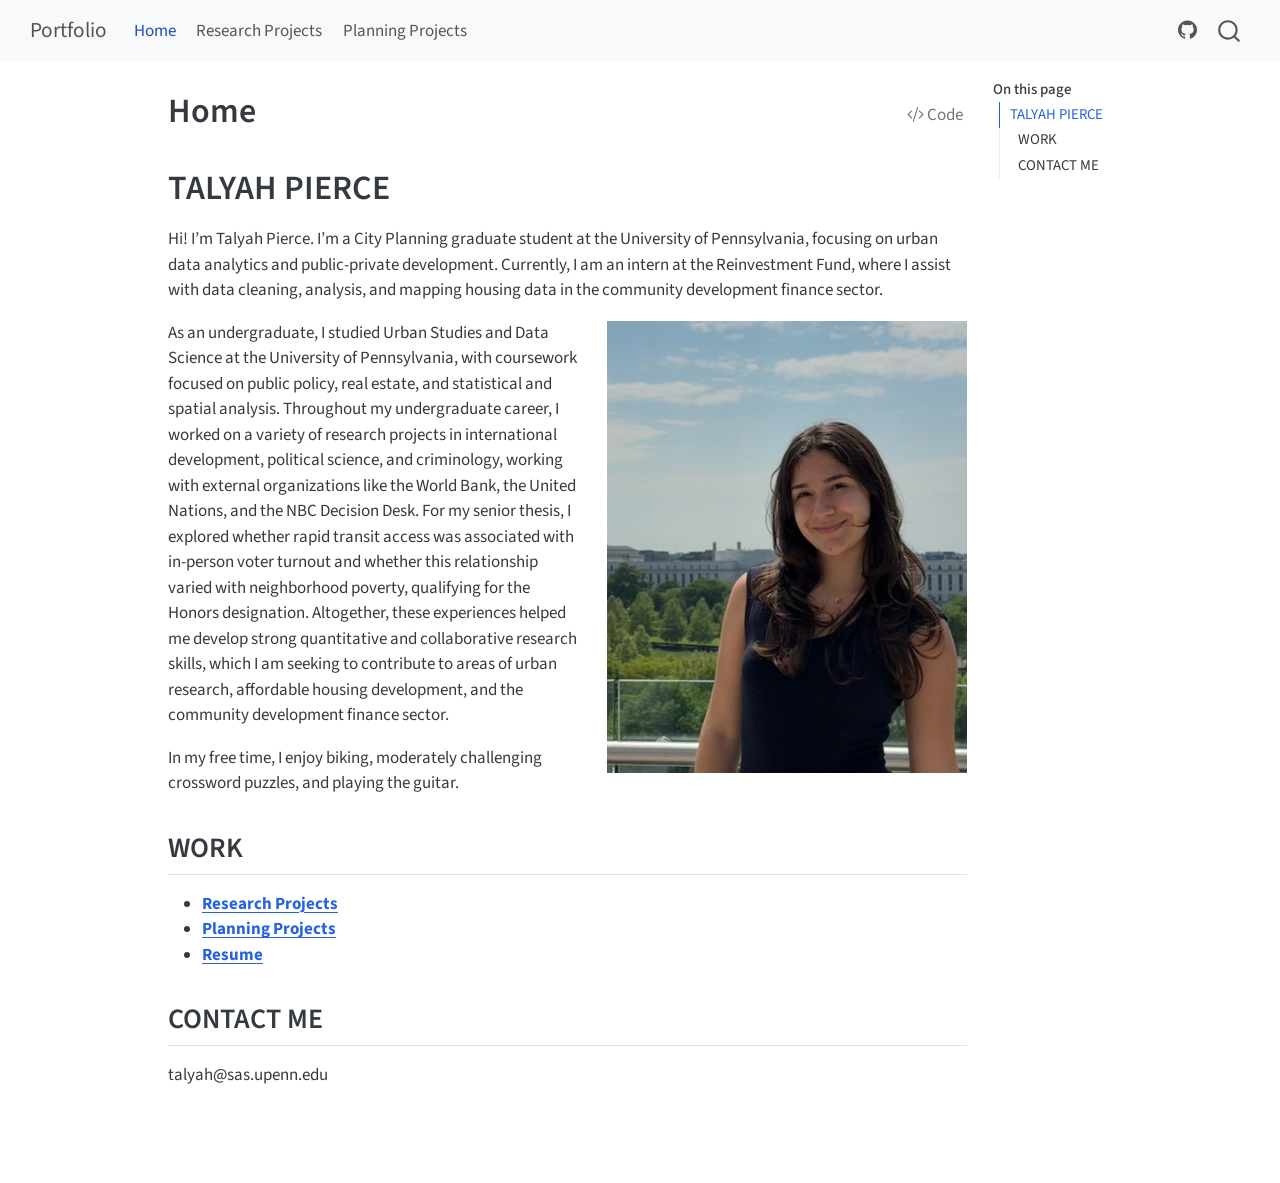
<file: docs/index.html>
<!DOCTYPE html>
<html xmlns="http://www.w3.org/1999/xhtml" lang="en" xml:lang="en"><head>

<meta charset="utf-8">
<meta name="generator" content="quarto-1.6.42">

<meta name="viewport" content="width=device-width, initial-scale=1.0, user-scalable=yes">


<title>Home – Talyah Pierce - Portfolio Site</title>
<style>
code{white-space: pre-wrap;}
span.smallcaps{font-variant: small-caps;}
div.columns{display: flex; gap: min(4vw, 1.5em);}
div.column{flex: auto; overflow-x: auto;}
div.hanging-indent{margin-left: 1.5em; text-indent: -1.5em;}
ul.task-list{list-style: none;}
ul.task-list li input[type="checkbox"] {
  width: 0.8em;
  margin: 0 0.8em 0.2em -1em; /* quarto-specific, see https://github.com/quarto-dev/quarto-cli/issues/4556 */ 
  vertical-align: middle;
}
/* CSS for syntax highlighting */
pre > code.sourceCode { white-space: pre; position: relative; }
pre > code.sourceCode > span { line-height: 1.25; }
pre > code.sourceCode > span:empty { height: 1.2em; }
.sourceCode { overflow: visible; }
code.sourceCode > span { color: inherit; text-decoration: inherit; }
div.sourceCode { margin: 1em 0; }
pre.sourceCode { margin: 0; }
@media screen {
div.sourceCode { overflow: auto; }
}
@media print {
pre > code.sourceCode { white-space: pre-wrap; }
pre > code.sourceCode > span { display: inline-block; text-indent: -5em; padding-left: 5em; }
}
pre.numberSource code
  { counter-reset: source-line 0; }
pre.numberSource code > span
  { position: relative; left: -4em; counter-increment: source-line; }
pre.numberSource code > span > a:first-child::before
  { content: counter(source-line);
    position: relative; left: -1em; text-align: right; vertical-align: baseline;
    border: none; display: inline-block;
    -webkit-touch-callout: none; -webkit-user-select: none;
    -khtml-user-select: none; -moz-user-select: none;
    -ms-user-select: none; user-select: none;
    padding: 0 4px; width: 4em;
  }
pre.numberSource { margin-left: 3em;  padding-left: 4px; }
div.sourceCode
  {   }
@media screen {
pre > code.sourceCode > span > a:first-child::before { text-decoration: underline; }
}
</style>


<script src="site_libs/quarto-nav/quarto-nav.js"></script>
<script src="site_libs/quarto-nav/headroom.min.js"></script>
<script src="site_libs/clipboard/clipboard.min.js"></script>
<script src="site_libs/quarto-search/autocomplete.umd.js"></script>
<script src="site_libs/quarto-search/fuse.min.js"></script>
<script src="site_libs/quarto-search/quarto-search.js"></script>
<meta name="quarto:offset" content="./">
<script src="site_libs/quarto-html/quarto.js"></script>
<script src="site_libs/quarto-html/popper.min.js"></script>
<script src="site_libs/quarto-html/tippy.umd.min.js"></script>
<script src="site_libs/quarto-html/anchor.min.js"></script>
<link href="site_libs/quarto-html/tippy.css" rel="stylesheet">
<link href="site_libs/quarto-html/quarto-syntax-highlighting-2f5df379a58b258e96c21c0638c20c03.css" rel="stylesheet" id="quarto-text-highlighting-styles">
<script src="site_libs/bootstrap/bootstrap.min.js"></script>
<link href="site_libs/bootstrap/bootstrap-icons.css" rel="stylesheet">
<link href="site_libs/bootstrap/bootstrap-6bd9cfa162949bde0a231f530c97869d.min.css" rel="stylesheet" append-hash="true" id="quarto-bootstrap" data-mode="light">
<script id="quarto-search-options" type="application/json">{
  "location": "navbar",
  "copy-button": false,
  "collapse-after": 3,
  "panel-placement": "end",
  "type": "overlay",
  "limit": 50,
  "keyboard-shortcut": [
    "f",
    "/",
    "s"
  ],
  "show-item-context": false,
  "language": {
    "search-no-results-text": "No results",
    "search-matching-documents-text": "matching documents",
    "search-copy-link-title": "Copy link to search",
    "search-hide-matches-text": "Hide additional matches",
    "search-more-match-text": "more match in this document",
    "search-more-matches-text": "more matches in this document",
    "search-clear-button-title": "Clear",
    "search-text-placeholder": "",
    "search-detached-cancel-button-title": "Cancel",
    "search-submit-button-title": "Submit",
    "search-label": "Search"
  }
}</script>


<link rel="stylesheet" href="styles.css">
</head>

<body class="nav-fixed">

<div id="quarto-search-results"></div>
  <header id="quarto-header" class="headroom fixed-top">
    <nav class="navbar navbar-expand-lg " data-bs-theme="dark">
      <div class="navbar-container container-fluid">
      <div class="navbar-brand-container mx-auto">
    <a class="navbar-brand" href="./index.html">
    <span class="navbar-title">Portfolio</span>
    </a>
  </div>
            <div id="quarto-search" class="" title="Search"></div>
          <button class="navbar-toggler" type="button" data-bs-toggle="collapse" data-bs-target="#navbarCollapse" aria-controls="navbarCollapse" role="menu" aria-expanded="false" aria-label="Toggle navigation" onclick="if (window.quartoToggleHeadroom) { window.quartoToggleHeadroom(); }">
  <span class="navbar-toggler-icon"></span>
</button>
          <div class="collapse navbar-collapse" id="navbarCollapse">
            <ul class="navbar-nav navbar-nav-scroll me-auto">
  <li class="nav-item">
    <a class="nav-link active" href="./index.html" aria-current="page"> 
<span class="menu-text">Home</span></a>
  </li>  
  <li class="nav-item">
    <a class="nav-link" href="./Academic Research/index.html"> 
<span class="menu-text">Research Projects</span></a>
  </li>  
  <li class="nav-item">
    <a class="nav-link" href="./Planning Projects/index.html"> 
<span class="menu-text">Planning Projects</span></a>
  </li>  
</ul>
            <ul class="navbar-nav navbar-nav-scroll ms-auto">
  <li class="nav-item compact">
    <a class="nav-link" href="https://github.com/talyahpierce/Portfolio-Site"> <i class="bi bi-github" role="img">
</i> 
<span class="menu-text"></span></a>
  </li>  
</ul>
          </div> <!-- /navcollapse -->
            <div class="quarto-navbar-tools">
</div>
      </div> <!-- /container-fluid -->
    </nav>
</header>
<!-- content -->
<div id="quarto-content" class="quarto-container page-columns page-rows-contents page-layout-article page-navbar">
<!-- sidebar -->
<!-- margin-sidebar -->
    <div id="quarto-margin-sidebar" class="sidebar margin-sidebar">
        <nav id="TOC" role="doc-toc" class="toc-active">
    <h2 id="toc-title">On this page</h2>
   
  <ul>
  <li><a href="#welcome" id="toc-welcome" class="nav-link active" data-scroll-target="#welcome">TALYAH PIERCE</a>
  <ul class="collapse">
  <li><a href="#work" id="toc-work" class="nav-link" data-scroll-target="#work">WORK</a></li>
  <li><a href="#contact-me" id="toc-contact-me" class="nav-link" data-scroll-target="#contact-me">CONTACT ME</a></li>
  </ul></li>
  </ul>
</nav>
    </div>
<!-- main -->
<main class="content" id="quarto-document-content">

<header id="title-block-header" class="quarto-title-block default">
<div class="quarto-title">
<div class="quarto-title-block"><div><h1 class="title">Home</h1><button type="button" class="btn code-tools-button" id="quarto-code-tools-source"><i class="bi"></i> Code</button></div></div>
</div>



<div class="quarto-title-meta">

    
  
    
  </div>
  


</header>


<section id="welcome" class="level1">
<h1>TALYAH PIERCE</h1>
<p>Hi! I’m Talyah Pierce. I’m a City Planning graduate student at the University of Pennsylvania, focusing on urban data analytics and public-private development. Currently, I am an intern at the Reinvestment Fund, where I assist with data cleaning, analysis, and mapping housing data in the community development finance sector.</p>
<p><img src="me_picture.png" class="float-end img-fluid" style="margin-left: 30px; margin-bottom: 15px;;width:45.0%"></p>
<p>As an undergraduate, I studied Urban Studies and Data Science at the University of Pennsylvania, with coursework focused on public policy, real estate, and statistical and spatial analysis. Throughout my undergraduate career, I worked on a variety of research projects in international development, political science, and criminology, working with external organizations like the World Bank, the United Nations, and the NBC Decision Desk. For my senior thesis, I explored whether rapid transit access was associated with in-person voter turnout and whether this relationship varied with neighborhood poverty, qualifying for the Honors designation. Altogether, these experiences helped me develop strong quantitative and collaborative research skills, which I am seeking to contribute to areas of urban research, affordable housing development, and the community development finance sector.</p>
<p>In my free time, I enjoy biking, moderately challenging crossword puzzles, and playing the guitar.</p>
<section id="work" class="level2">
<h2 class="anchored" data-anchor-id="work">WORK</h2>
<ul>
<li><a href="./Academic Research/index.html"><strong>Research Projects</strong></a></li>
<li><a href="./Planning Projects/index.html"><strong>Planning Projects</strong></a></li>
<li><a href="Resume/Talyah Pierce - Resume.pdf"><strong>Resume</strong></a></li>
</ul>
</section>
<section id="contact-me" class="level2">
<h2 class="anchored" data-anchor-id="contact-me">CONTACT ME</h2>
<p>talyah@sas.upenn.edu</p>


<!-- -->

</section>
</section>

</main> <!-- /main -->
<script id="quarto-html-after-body" type="application/javascript">
window.document.addEventListener("DOMContentLoaded", function (event) {
  const toggleBodyColorMode = (bsSheetEl) => {
    const mode = bsSheetEl.getAttribute("data-mode");
    const bodyEl = window.document.querySelector("body");
    if (mode === "dark") {
      bodyEl.classList.add("quarto-dark");
      bodyEl.classList.remove("quarto-light");
    } else {
      bodyEl.classList.add("quarto-light");
      bodyEl.classList.remove("quarto-dark");
    }
  }
  const toggleBodyColorPrimary = () => {
    const bsSheetEl = window.document.querySelector("link#quarto-bootstrap");
    if (bsSheetEl) {
      toggleBodyColorMode(bsSheetEl);
    }
  }
  toggleBodyColorPrimary();  
  const icon = "";
  const anchorJS = new window.AnchorJS();
  anchorJS.options = {
    placement: 'right',
    icon: icon
  };
  anchorJS.add('.anchored');
  const isCodeAnnotation = (el) => {
    for (const clz of el.classList) {
      if (clz.startsWith('code-annotation-')) {                     
        return true;
      }
    }
    return false;
  }
  const onCopySuccess = function(e) {
    // button target
    const button = e.trigger;
    // don't keep focus
    button.blur();
    // flash "checked"
    button.classList.add('code-copy-button-checked');
    var currentTitle = button.getAttribute("title");
    button.setAttribute("title", "Copied!");
    let tooltip;
    if (window.bootstrap) {
      button.setAttribute("data-bs-toggle", "tooltip");
      button.setAttribute("data-bs-placement", "left");
      button.setAttribute("data-bs-title", "Copied!");
      tooltip = new bootstrap.Tooltip(button, 
        { trigger: "manual", 
          customClass: "code-copy-button-tooltip",
          offset: [0, -8]});
      tooltip.show();    
    }
    setTimeout(function() {
      if (tooltip) {
        tooltip.hide();
        button.removeAttribute("data-bs-title");
        button.removeAttribute("data-bs-toggle");
        button.removeAttribute("data-bs-placement");
      }
      button.setAttribute("title", currentTitle);
      button.classList.remove('code-copy-button-checked');
    }, 1000);
    // clear code selection
    e.clearSelection();
  }
  const getTextToCopy = function(trigger) {
      const codeEl = trigger.previousElementSibling.cloneNode(true);
      for (const childEl of codeEl.children) {
        if (isCodeAnnotation(childEl)) {
          childEl.remove();
        }
      }
      return codeEl.innerText;
  }
  const clipboard = new window.ClipboardJS('.code-copy-button:not([data-in-quarto-modal])', {
    text: getTextToCopy
  });
  clipboard.on('success', onCopySuccess);
  if (window.document.getElementById('quarto-embedded-source-code-modal')) {
    const clipboardModal = new window.ClipboardJS('.code-copy-button[data-in-quarto-modal]', {
      text: getTextToCopy,
      container: window.document.getElementById('quarto-embedded-source-code-modal')
    });
    clipboardModal.on('success', onCopySuccess);
  }
  const viewSource = window.document.getElementById('quarto-view-source') ||
                     window.document.getElementById('quarto-code-tools-source');
  if (viewSource) {
    const sourceUrl = viewSource.getAttribute("data-quarto-source-url");
    viewSource.addEventListener("click", function(e) {
      if (sourceUrl) {
        // rstudio viewer pane
        if (/\bcapabilities=\b/.test(window.location)) {
          window.open(sourceUrl);
        } else {
          window.location.href = sourceUrl;
        }
      } else {
        const modal = new bootstrap.Modal(document.getElementById('quarto-embedded-source-code-modal'));
        modal.show();
      }
      return false;
    });
  }
  function toggleCodeHandler(show) {
    return function(e) {
      const detailsSrc = window.document.querySelectorAll(".cell > details > .sourceCode");
      for (let i=0; i<detailsSrc.length; i++) {
        const details = detailsSrc[i].parentElement;
        if (show) {
          details.open = true;
        } else {
          details.removeAttribute("open");
        }
      }
      const cellCodeDivs = window.document.querySelectorAll(".cell > .sourceCode");
      const fromCls = show ? "hidden" : "unhidden";
      const toCls = show ? "unhidden" : "hidden";
      for (let i=0; i<cellCodeDivs.length; i++) {
        const codeDiv = cellCodeDivs[i];
        if (codeDiv.classList.contains(fromCls)) {
          codeDiv.classList.remove(fromCls);
          codeDiv.classList.add(toCls);
        } 
      }
      return false;
    }
  }
  const hideAllCode = window.document.getElementById("quarto-hide-all-code");
  if (hideAllCode) {
    hideAllCode.addEventListener("click", toggleCodeHandler(false));
  }
  const showAllCode = window.document.getElementById("quarto-show-all-code");
  if (showAllCode) {
    showAllCode.addEventListener("click", toggleCodeHandler(true));
  }
    var localhostRegex = new RegExp(/^(?:http|https):\/\/localhost\:?[0-9]*\//);
    var mailtoRegex = new RegExp(/^mailto:/);
      var filterRegex = new RegExp('/' + window.location.host + '/');
    var isInternal = (href) => {
        return filterRegex.test(href) || localhostRegex.test(href) || mailtoRegex.test(href);
    }
    // Inspect non-navigation links and adorn them if external
 	var links = window.document.querySelectorAll('a[href]:not(.nav-link):not(.navbar-brand):not(.toc-action):not(.sidebar-link):not(.sidebar-item-toggle):not(.pagination-link):not(.no-external):not([aria-hidden]):not(.dropdown-item):not(.quarto-navigation-tool):not(.about-link)');
    for (var i=0; i<links.length; i++) {
      const link = links[i];
      if (!isInternal(link.href)) {
        // undo the damage that might have been done by quarto-nav.js in the case of
        // links that we want to consider external
        if (link.dataset.originalHref !== undefined) {
          link.href = link.dataset.originalHref;
        }
      }
    }
  function tippyHover(el, contentFn, onTriggerFn, onUntriggerFn) {
    const config = {
      allowHTML: true,
      maxWidth: 500,
      delay: 100,
      arrow: false,
      appendTo: function(el) {
          return el.parentElement;
      },
      interactive: true,
      interactiveBorder: 10,
      theme: 'quarto',
      placement: 'bottom-start',
    };
    if (contentFn) {
      config.content = contentFn;
    }
    if (onTriggerFn) {
      config.onTrigger = onTriggerFn;
    }
    if (onUntriggerFn) {
      config.onUntrigger = onUntriggerFn;
    }
    window.tippy(el, config); 
  }
  const noterefs = window.document.querySelectorAll('a[role="doc-noteref"]');
  for (var i=0; i<noterefs.length; i++) {
    const ref = noterefs[i];
    tippyHover(ref, function() {
      // use id or data attribute instead here
      let href = ref.getAttribute('data-footnote-href') || ref.getAttribute('href');
      try { href = new URL(href).hash; } catch {}
      const id = href.replace(/^#\/?/, "");
      const note = window.document.getElementById(id);
      if (note) {
        return note.innerHTML;
      } else {
        return "";
      }
    });
  }
  const xrefs = window.document.querySelectorAll('a.quarto-xref');
  const processXRef = (id, note) => {
    // Strip column container classes
    const stripColumnClz = (el) => {
      el.classList.remove("page-full", "page-columns");
      if (el.children) {
        for (const child of el.children) {
          stripColumnClz(child);
        }
      }
    }
    stripColumnClz(note)
    if (id === null || id.startsWith('sec-')) {
      // Special case sections, only their first couple elements
      const container = document.createElement("div");
      if (note.children && note.children.length > 2) {
        container.appendChild(note.children[0].cloneNode(true));
        for (let i = 1; i < note.children.length; i++) {
          const child = note.children[i];
          if (child.tagName === "P" && child.innerText === "") {
            continue;
          } else {
            container.appendChild(child.cloneNode(true));
            break;
          }
        }
        if (window.Quarto?.typesetMath) {
          window.Quarto.typesetMath(container);
        }
        return container.innerHTML
      } else {
        if (window.Quarto?.typesetMath) {
          window.Quarto.typesetMath(note);
        }
        return note.innerHTML;
      }
    } else {
      // Remove any anchor links if they are present
      const anchorLink = note.querySelector('a.anchorjs-link');
      if (anchorLink) {
        anchorLink.remove();
      }
      if (window.Quarto?.typesetMath) {
        window.Quarto.typesetMath(note);
      }
      if (note.classList.contains("callout")) {
        return note.outerHTML;
      } else {
        return note.innerHTML;
      }
    }
  }
  for (var i=0; i<xrefs.length; i++) {
    const xref = xrefs[i];
    tippyHover(xref, undefined, function(instance) {
      instance.disable();
      let url = xref.getAttribute('href');
      let hash = undefined; 
      if (url.startsWith('#')) {
        hash = url;
      } else {
        try { hash = new URL(url).hash; } catch {}
      }
      if (hash) {
        const id = hash.replace(/^#\/?/, "");
        const note = window.document.getElementById(id);
        if (note !== null) {
          try {
            const html = processXRef(id, note.cloneNode(true));
            instance.setContent(html);
          } finally {
            instance.enable();
            instance.show();
          }
        } else {
          // See if we can fetch this
          fetch(url.split('#')[0])
          .then(res => res.text())
          .then(html => {
            const parser = new DOMParser();
            const htmlDoc = parser.parseFromString(html, "text/html");
            const note = htmlDoc.getElementById(id);
            if (note !== null) {
              const html = processXRef(id, note);
              instance.setContent(html);
            } 
          }).finally(() => {
            instance.enable();
            instance.show();
          });
        }
      } else {
        // See if we can fetch a full url (with no hash to target)
        // This is a special case and we should probably do some content thinning / targeting
        fetch(url)
        .then(res => res.text())
        .then(html => {
          const parser = new DOMParser();
          const htmlDoc = parser.parseFromString(html, "text/html");
          const note = htmlDoc.querySelector('main.content');
          if (note !== null) {
            // This should only happen for chapter cross references
            // (since there is no id in the URL)
            // remove the first header
            if (note.children.length > 0 && note.children[0].tagName === "HEADER") {
              note.children[0].remove();
            }
            const html = processXRef(null, note);
            instance.setContent(html);
          } 
        }).finally(() => {
          instance.enable();
          instance.show();
        });
      }
    }, function(instance) {
    });
  }
      let selectedAnnoteEl;
      const selectorForAnnotation = ( cell, annotation) => {
        let cellAttr = 'data-code-cell="' + cell + '"';
        let lineAttr = 'data-code-annotation="' +  annotation + '"';
        const selector = 'span[' + cellAttr + '][' + lineAttr + ']';
        return selector;
      }
      const selectCodeLines = (annoteEl) => {
        const doc = window.document;
        const targetCell = annoteEl.getAttribute("data-target-cell");
        const targetAnnotation = annoteEl.getAttribute("data-target-annotation");
        const annoteSpan = window.document.querySelector(selectorForAnnotation(targetCell, targetAnnotation));
        const lines = annoteSpan.getAttribute("data-code-lines").split(",");
        const lineIds = lines.map((line) => {
          return targetCell + "-" + line;
        })
        let top = null;
        let height = null;
        let parent = null;
        if (lineIds.length > 0) {
            //compute the position of the single el (top and bottom and make a div)
            const el = window.document.getElementById(lineIds[0]);
            top = el.offsetTop;
            height = el.offsetHeight;
            parent = el.parentElement.parentElement;
          if (lineIds.length > 1) {
            const lastEl = window.document.getElementById(lineIds[lineIds.length - 1]);
            const bottom = lastEl.offsetTop + lastEl.offsetHeight;
            height = bottom - top;
          }
          if (top !== null && height !== null && parent !== null) {
            // cook up a div (if necessary) and position it 
            let div = window.document.getElementById("code-annotation-line-highlight");
            if (div === null) {
              div = window.document.createElement("div");
              div.setAttribute("id", "code-annotation-line-highlight");
              div.style.position = 'absolute';
              parent.appendChild(div);
            }
            div.style.top = top - 2 + "px";
            div.style.height = height + 4 + "px";
            div.style.left = 0;
            let gutterDiv = window.document.getElementById("code-annotation-line-highlight-gutter");
            if (gutterDiv === null) {
              gutterDiv = window.document.createElement("div");
              gutterDiv.setAttribute("id", "code-annotation-line-highlight-gutter");
              gutterDiv.style.position = 'absolute';
              const codeCell = window.document.getElementById(targetCell);
              const gutter = codeCell.querySelector('.code-annotation-gutter');
              gutter.appendChild(gutterDiv);
            }
            gutterDiv.style.top = top - 2 + "px";
            gutterDiv.style.height = height + 4 + "px";
          }
          selectedAnnoteEl = annoteEl;
        }
      };
      const unselectCodeLines = () => {
        const elementsIds = ["code-annotation-line-highlight", "code-annotation-line-highlight-gutter"];
        elementsIds.forEach((elId) => {
          const div = window.document.getElementById(elId);
          if (div) {
            div.remove();
          }
        });
        selectedAnnoteEl = undefined;
      };
        // Handle positioning of the toggle
    window.addEventListener(
      "resize",
      throttle(() => {
        elRect = undefined;
        if (selectedAnnoteEl) {
          selectCodeLines(selectedAnnoteEl);
        }
      }, 10)
    );
    function throttle(fn, ms) {
    let throttle = false;
    let timer;
      return (...args) => {
        if(!throttle) { // first call gets through
            fn.apply(this, args);
            throttle = true;
        } else { // all the others get throttled
            if(timer) clearTimeout(timer); // cancel #2
            timer = setTimeout(() => {
              fn.apply(this, args);
              timer = throttle = false;
            }, ms);
        }
      };
    }
      // Attach click handler to the DT
      const annoteDls = window.document.querySelectorAll('dt[data-target-cell]');
      for (const annoteDlNode of annoteDls) {
        annoteDlNode.addEventListener('click', (event) => {
          const clickedEl = event.target;
          if (clickedEl !== selectedAnnoteEl) {
            unselectCodeLines();
            const activeEl = window.document.querySelector('dt[data-target-cell].code-annotation-active');
            if (activeEl) {
              activeEl.classList.remove('code-annotation-active');
            }
            selectCodeLines(clickedEl);
            clickedEl.classList.add('code-annotation-active');
          } else {
            // Unselect the line
            unselectCodeLines();
            clickedEl.classList.remove('code-annotation-active');
          }
        });
      }
  const findCites = (el) => {
    const parentEl = el.parentElement;
    if (parentEl) {
      const cites = parentEl.dataset.cites;
      if (cites) {
        return {
          el,
          cites: cites.split(' ')
        };
      } else {
        return findCites(el.parentElement)
      }
    } else {
      return undefined;
    }
  };
  var bibliorefs = window.document.querySelectorAll('a[role="doc-biblioref"]');
  for (var i=0; i<bibliorefs.length; i++) {
    const ref = bibliorefs[i];
    const citeInfo = findCites(ref);
    if (citeInfo) {
      tippyHover(citeInfo.el, function() {
        var popup = window.document.createElement('div');
        citeInfo.cites.forEach(function(cite) {
          var citeDiv = window.document.createElement('div');
          citeDiv.classList.add('hanging-indent');
          citeDiv.classList.add('csl-entry');
          var biblioDiv = window.document.getElementById('ref-' + cite);
          if (biblioDiv) {
            citeDiv.innerHTML = biblioDiv.innerHTML;
          }
          popup.appendChild(citeDiv);
        });
        return popup.innerHTML;
      });
    }
  }
});
</script><div class="modal fade" id="quarto-embedded-source-code-modal" tabindex="-1" aria-labelledby="quarto-embedded-source-code-modal-label" aria-hidden="true"><div class="modal-dialog modal-dialog-scrollable"><div class="modal-content"><div class="modal-header"><h5 class="modal-title" id="quarto-embedded-source-code-modal-label">Source Code</h5><button class="btn-close" data-bs-dismiss="modal"></button></div><div class="modal-body"><div class="">
<div class="sourceCode" id="cb1" data-shortcodes="false"><pre class="sourceCode markdown code-with-copy"><code class="sourceCode markdown"><span id="cb1-1"><a href="#cb1-1" aria-hidden="true" tabindex="-1"></a><span class="co">---</span></span>
<span id="cb1-2"><a href="#cb1-2" aria-hidden="true" tabindex="-1"></a><span class="an">title:</span><span class="co"> "Home"</span></span>
<span id="cb1-3"><a href="#cb1-3" aria-hidden="true" tabindex="-1"></a><span class="co">---</span></span>
<span id="cb1-4"><a href="#cb1-4" aria-hidden="true" tabindex="-1"></a></span>
<span id="cb1-5"><a href="#cb1-5" aria-hidden="true" tabindex="-1"></a><span class="fu"># TALYAH PIERCE {#welcome}</span></span>
<span id="cb1-6"><a href="#cb1-6" aria-hidden="true" tabindex="-1"></a></span>
<span id="cb1-7"><a href="#cb1-7" aria-hidden="true" tabindex="-1"></a>Hi! I'm Talyah Pierce. I'm a City Planning graduate student at the University of Pennsylvania, focusing on urban data analytics and public-private development. Currently, I am an intern at the Reinvestment Fund, where I assist with data cleaning, analysis, and mapping housing data in the community development finance sector.</span>
<span id="cb1-8"><a href="#cb1-8" aria-hidden="true" tabindex="-1"></a></span>
<span id="cb1-9"><a href="#cb1-9" aria-hidden="true" tabindex="-1"></a></span>
<span id="cb1-10"><a href="#cb1-10" aria-hidden="true" tabindex="-1"></a><span class="al">![](me_picture.png)</span>{.float-end width="45%" style="margin-left: 30px; margin-bottom: 15px;"}</span>
<span id="cb1-11"><a href="#cb1-11" aria-hidden="true" tabindex="-1"></a></span>
<span id="cb1-12"><a href="#cb1-12" aria-hidden="true" tabindex="-1"></a>As an undergraduate, I studied Urban Studies and Data Science at the University of Pennsylvania, with coursework focused on public policy, real estate, and statistical and spatial analysis. Throughout my undergraduate career, I worked on a variety of research projects in international development, political science, and criminology, working with external organizations like the World Bank, the United Nations, and the NBC Decision Desk. For my senior thesis, I explored whether rapid transit access was associated with in-person voter turnout and whether this relationship varied with neighborhood poverty, qualifying for the Honors designation. Altogether, these experiences helped me develop strong quantitative and collaborative research skills, which I am seeking to contribute to areas of urban research, affordable housing development, and the community development finance sector.</span>
<span id="cb1-13"><a href="#cb1-13" aria-hidden="true" tabindex="-1"></a></span>
<span id="cb1-14"><a href="#cb1-14" aria-hidden="true" tabindex="-1"></a>In my free time, I enjoy biking, moderately challenging crossword puzzles, and playing the guitar.</span>
<span id="cb1-15"><a href="#cb1-15" aria-hidden="true" tabindex="-1"></a></span>
<span id="cb1-16"><a href="#cb1-16" aria-hidden="true" tabindex="-1"></a><span class="fu">## WORK</span></span>
<span id="cb1-17"><a href="#cb1-17" aria-hidden="true" tabindex="-1"></a></span>
<span id="cb1-18"><a href="#cb1-18" aria-hidden="true" tabindex="-1"></a><span class="ss">-   </span><span class="co">[</span><span class="ot">**Research Projects**</span><span class="co">](Academic%20Research/index.qmd)</span></span>
<span id="cb1-19"><a href="#cb1-19" aria-hidden="true" tabindex="-1"></a><span class="ss">-   </span><span class="co">[</span><span class="ot">**Planning Projects**</span><span class="co">](Planning%20Projects/index.qmd)</span></span>
<span id="cb1-20"><a href="#cb1-20" aria-hidden="true" tabindex="-1"></a><span class="ss">-   </span><span class="co">[</span><span class="ot">**Resume**</span><span class="co">](Resume/Talyah%20Pierce%20-%20Resume.pdf)</span></span>
<span id="cb1-21"><a href="#cb1-21" aria-hidden="true" tabindex="-1"></a></span>
<span id="cb1-22"><a href="#cb1-22" aria-hidden="true" tabindex="-1"></a><span class="fu">## CONTACT ME</span></span>
<span id="cb1-23"><a href="#cb1-23" aria-hidden="true" tabindex="-1"></a></span>
<span id="cb1-24"><a href="#cb1-24" aria-hidden="true" tabindex="-1"></a>talyah@sas.upenn.edu</span></code><button title="Copy to Clipboard" class="code-copy-button" data-in-quarto-modal=""><i class="bi"></i></button></pre></div>
</div></div></div></div></div>
</div> <!-- /content -->




</body></html>
</file>
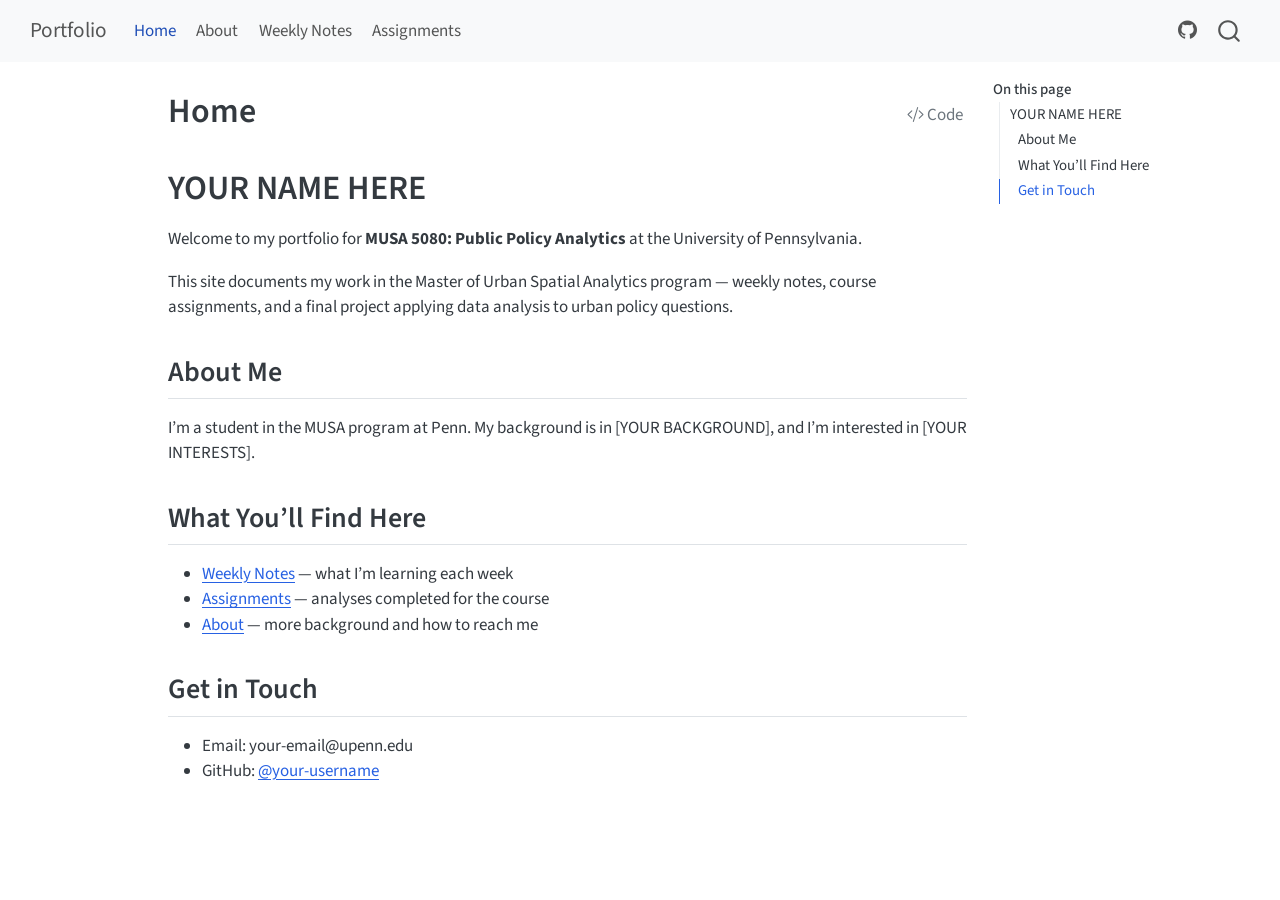
<file: Extra/index.html>
<!DOCTYPE html>
<html xmlns="http://www.w3.org/1999/xhtml" lang="en" xml:lang="en"><head>

<meta charset="utf-8">
<meta name="generator" content="quarto-1.6.42">

<meta name="viewport" content="width=device-width, initial-scale=1.0, user-scalable=yes">


<title>Home – YOUR NAME HERE - MUSA 5080 Portfolio</title>
<style>
code{white-space: pre-wrap;}
span.smallcaps{font-variant: small-caps;}
div.columns{display: flex; gap: min(4vw, 1.5em);}
div.column{flex: auto; overflow-x: auto;}
div.hanging-indent{margin-left: 1.5em; text-indent: -1.5em;}
ul.task-list{list-style: none;}
ul.task-list li input[type="checkbox"] {
  width: 0.8em;
  margin: 0 0.8em 0.2em -1em; /* quarto-specific, see https://github.com/quarto-dev/quarto-cli/issues/4556 */ 
  vertical-align: middle;
}
/* CSS for syntax highlighting */
pre > code.sourceCode { white-space: pre; position: relative; }
pre > code.sourceCode > span { line-height: 1.25; }
pre > code.sourceCode > span:empty { height: 1.2em; }
.sourceCode { overflow: visible; }
code.sourceCode > span { color: inherit; text-decoration: inherit; }
div.sourceCode { margin: 1em 0; }
pre.sourceCode { margin: 0; }
@media screen {
div.sourceCode { overflow: auto; }
}
@media print {
pre > code.sourceCode { white-space: pre-wrap; }
pre > code.sourceCode > span { display: inline-block; text-indent: -5em; padding-left: 5em; }
}
pre.numberSource code
  { counter-reset: source-line 0; }
pre.numberSource code > span
  { position: relative; left: -4em; counter-increment: source-line; }
pre.numberSource code > span > a:first-child::before
  { content: counter(source-line);
    position: relative; left: -1em; text-align: right; vertical-align: baseline;
    border: none; display: inline-block;
    -webkit-touch-callout: none; -webkit-user-select: none;
    -khtml-user-select: none; -moz-user-select: none;
    -ms-user-select: none; user-select: none;
    padding: 0 4px; width: 4em;
  }
pre.numberSource { margin-left: 3em;  padding-left: 4px; }
div.sourceCode
  {   }
@media screen {
pre > code.sourceCode > span > a:first-child::before { text-decoration: underline; }
}
</style>


<script src="site_libs/quarto-nav/quarto-nav.js"></script>
<script src="site_libs/quarto-nav/headroom.min.js"></script>
<script src="site_libs/clipboard/clipboard.min.js"></script>
<script src="site_libs/quarto-search/autocomplete.umd.js"></script>
<script src="site_libs/quarto-search/fuse.min.js"></script>
<script src="site_libs/quarto-search/quarto-search.js"></script>
<meta name="quarto:offset" content="./">
<script src="site_libs/quarto-html/quarto.js"></script>
<script src="site_libs/quarto-html/popper.min.js"></script>
<script src="site_libs/quarto-html/tippy.umd.min.js"></script>
<script src="site_libs/quarto-html/anchor.min.js"></script>
<link href="site_libs/quarto-html/tippy.css" rel="stylesheet">
<link href="site_libs/quarto-html/quarto-syntax-highlighting-2f5df379a58b258e96c21c0638c20c03.css" rel="stylesheet" id="quarto-text-highlighting-styles">
<script src="site_libs/bootstrap/bootstrap.min.js"></script>
<link href="site_libs/bootstrap/bootstrap-icons.css" rel="stylesheet">
<link href="site_libs/bootstrap/bootstrap-6bd9cfa162949bde0a231f530c97869d.min.css" rel="stylesheet" append-hash="true" id="quarto-bootstrap" data-mode="light">
<script id="quarto-search-options" type="application/json">{
  "location": "navbar",
  "copy-button": false,
  "collapse-after": 3,
  "panel-placement": "end",
  "type": "overlay",
  "limit": 50,
  "keyboard-shortcut": [
    "f",
    "/",
    "s"
  ],
  "show-item-context": false,
  "language": {
    "search-no-results-text": "No results",
    "search-matching-documents-text": "matching documents",
    "search-copy-link-title": "Copy link to search",
    "search-hide-matches-text": "Hide additional matches",
    "search-more-match-text": "more match in this document",
    "search-more-matches-text": "more matches in this document",
    "search-clear-button-title": "Clear",
    "search-text-placeholder": "",
    "search-detached-cancel-button-title": "Cancel",
    "search-submit-button-title": "Submit",
    "search-label": "Search"
  }
}</script>


</head>

<body class="nav-fixed">

<div id="quarto-search-results"></div>
  <header id="quarto-header" class="headroom fixed-top">
    <nav class="navbar navbar-expand-lg " data-bs-theme="dark">
      <div class="navbar-container container-fluid">
      <div class="navbar-brand-container mx-auto">
    <a class="navbar-brand" href="./index.html">
    <span class="navbar-title">Portfolio</span>
    </a>
  </div>
            <div id="quarto-search" class="" title="Search"></div>
          <button class="navbar-toggler" type="button" data-bs-toggle="collapse" data-bs-target="#navbarCollapse" aria-controls="navbarCollapse" role="menu" aria-expanded="false" aria-label="Toggle navigation" onclick="if (window.quartoToggleHeadroom) { window.quartoToggleHeadroom(); }">
  <span class="navbar-toggler-icon"></span>
</button>
          <div class="collapse navbar-collapse" id="navbarCollapse">
            <ul class="navbar-nav navbar-nav-scroll me-auto">
  <li class="nav-item">
    <a class="nav-link active" href="./index.html" aria-current="page"> 
<span class="menu-text">Home</span></a>
  </li>  
  <li class="nav-item">
    <a class="nav-link" href="./about.html"> 
<span class="menu-text">About</span></a>
  </li>  
  <li class="nav-item">
    <a class="nav-link" href="./weekly-notes/index.html"> 
<span class="menu-text">Weekly Notes</span></a>
  </li>  
  <li class="nav-item">
    <a class="nav-link" href="./assignments/index.html"> 
<span class="menu-text">Assignments</span></a>
  </li>  
</ul>
            <ul class="navbar-nav navbar-nav-scroll ms-auto">
  <li class="nav-item compact">
    <a class="nav-link" href="https://github.com/YOUR-USERNAME-HERE/MUSA-5080-portfolio"> <i class="bi bi-github" role="img">
</i> 
<span class="menu-text"></span></a>
  </li>  
</ul>
          </div> <!-- /navcollapse -->
            <div class="quarto-navbar-tools">
</div>
      </div> <!-- /container-fluid -->
    </nav>
</header>
<!-- content -->
<div id="quarto-content" class="quarto-container page-columns page-rows-contents page-layout-article page-navbar">
<!-- sidebar -->
<!-- margin-sidebar -->
    <div id="quarto-margin-sidebar" class="sidebar margin-sidebar">
        <nav id="TOC" role="doc-toc" class="toc-active">
    <h2 id="toc-title">On this page</h2>
   
  <ul>
  <li><a href="#welcome" id="toc-welcome" class="nav-link active" data-scroll-target="#welcome">YOUR NAME HERE</a>
  <ul class="collapse">
  <li><a href="#about-me" id="toc-about-me" class="nav-link" data-scroll-target="#about-me">About Me</a></li>
  <li><a href="#what-youll-find-here" id="toc-what-youll-find-here" class="nav-link" data-scroll-target="#what-youll-find-here">What You’ll Find Here</a></li>
  <li><a href="#get-in-touch" id="toc-get-in-touch" class="nav-link" data-scroll-target="#get-in-touch">Get in Touch</a></li>
  </ul></li>
  </ul>
</nav>
    </div>
<!-- main -->
<main class="content" id="quarto-document-content">

<header id="title-block-header" class="quarto-title-block default">
<div class="quarto-title">
<div class="quarto-title-block"><div><h1 class="title">Home</h1><button type="button" class="btn code-tools-button" id="quarto-code-tools-source"><i class="bi"></i> Code</button></div></div>
</div>



<div class="quarto-title-meta">

    
  
    
  </div>
  


</header>


<section id="welcome" class="level1">
<h1>YOUR NAME HERE</h1>
<!-- CHANGE THIS: replace with your own name above -->
<p>Welcome to my portfolio for <strong>MUSA 5080: Public Policy Analytics</strong> at the University of Pennsylvania.</p>
<p>This site documents my work in the Master of Urban Spatial Analytics program — weekly notes, course assignments, and a final project applying data analysis to urban policy questions.</p>
<section id="about-me" class="level2">
<h2 class="anchored" data-anchor-id="about-me">About Me</h2>
<!-- CHANGE THIS: two or three sentences about yourself -->
<p>I’m a student in the MUSA program at Penn. My background is in [YOUR BACKGROUND], and I’m interested in [YOUR INTERESTS].</p>
</section>
<section id="what-youll-find-here" class="level2">
<h2 class="anchored" data-anchor-id="what-youll-find-here">What You’ll Find Here</h2>
<ul>
<li><strong><a href="./weekly-notes/index.html">Weekly Notes</a></strong> — what I’m learning each week</li>
<li><strong><a href="./assignments/index.html">Assignments</a></strong> — analyses completed for the course</li>
<li><strong><a href="./about.html">About</a></strong> — more background and how to reach me</li>
</ul>
</section>
<section id="get-in-touch" class="level2">
<h2 class="anchored" data-anchor-id="get-in-touch">Get in Touch</h2>
<!-- CHANGE THIS -->
<ul>
<li>Email: your-email@upenn.edu</li>
<li>GitHub: <a href="https://github.com/your-username"><span class="citation" data-cites="your-username">@your-username</span></a></li>
</ul>


<!-- -->

</section>
</section>

</main> <!-- /main -->
<script id="quarto-html-after-body" type="application/javascript">
window.document.addEventListener("DOMContentLoaded", function (event) {
  const toggleBodyColorMode = (bsSheetEl) => {
    const mode = bsSheetEl.getAttribute("data-mode");
    const bodyEl = window.document.querySelector("body");
    if (mode === "dark") {
      bodyEl.classList.add("quarto-dark");
      bodyEl.classList.remove("quarto-light");
    } else {
      bodyEl.classList.add("quarto-light");
      bodyEl.classList.remove("quarto-dark");
    }
  }
  const toggleBodyColorPrimary = () => {
    const bsSheetEl = window.document.querySelector("link#quarto-bootstrap");
    if (bsSheetEl) {
      toggleBodyColorMode(bsSheetEl);
    }
  }
  toggleBodyColorPrimary();  
  const icon = "";
  const anchorJS = new window.AnchorJS();
  anchorJS.options = {
    placement: 'right',
    icon: icon
  };
  anchorJS.add('.anchored');
  const isCodeAnnotation = (el) => {
    for (const clz of el.classList) {
      if (clz.startsWith('code-annotation-')) {                     
        return true;
      }
    }
    return false;
  }
  const onCopySuccess = function(e) {
    // button target
    const button = e.trigger;
    // don't keep focus
    button.blur();
    // flash "checked"
    button.classList.add('code-copy-button-checked');
    var currentTitle = button.getAttribute("title");
    button.setAttribute("title", "Copied!");
    let tooltip;
    if (window.bootstrap) {
      button.setAttribute("data-bs-toggle", "tooltip");
      button.setAttribute("data-bs-placement", "left");
      button.setAttribute("data-bs-title", "Copied!");
      tooltip = new bootstrap.Tooltip(button, 
        { trigger: "manual", 
          customClass: "code-copy-button-tooltip",
          offset: [0, -8]});
      tooltip.show();    
    }
    setTimeout(function() {
      if (tooltip) {
        tooltip.hide();
        button.removeAttribute("data-bs-title");
        button.removeAttribute("data-bs-toggle");
        button.removeAttribute("data-bs-placement");
      }
      button.setAttribute("title", currentTitle);
      button.classList.remove('code-copy-button-checked');
    }, 1000);
    // clear code selection
    e.clearSelection();
  }
  const getTextToCopy = function(trigger) {
      const codeEl = trigger.previousElementSibling.cloneNode(true);
      for (const childEl of codeEl.children) {
        if (isCodeAnnotation(childEl)) {
          childEl.remove();
        }
      }
      return codeEl.innerText;
  }
  const clipboard = new window.ClipboardJS('.code-copy-button:not([data-in-quarto-modal])', {
    text: getTextToCopy
  });
  clipboard.on('success', onCopySuccess);
  if (window.document.getElementById('quarto-embedded-source-code-modal')) {
    const clipboardModal = new window.ClipboardJS('.code-copy-button[data-in-quarto-modal]', {
      text: getTextToCopy,
      container: window.document.getElementById('quarto-embedded-source-code-modal')
    });
    clipboardModal.on('success', onCopySuccess);
  }
  const viewSource = window.document.getElementById('quarto-view-source') ||
                     window.document.getElementById('quarto-code-tools-source');
  if (viewSource) {
    const sourceUrl = viewSource.getAttribute("data-quarto-source-url");
    viewSource.addEventListener("click", function(e) {
      if (sourceUrl) {
        // rstudio viewer pane
        if (/\bcapabilities=\b/.test(window.location)) {
          window.open(sourceUrl);
        } else {
          window.location.href = sourceUrl;
        }
      } else {
        const modal = new bootstrap.Modal(document.getElementById('quarto-embedded-source-code-modal'));
        modal.show();
      }
      return false;
    });
  }
  function toggleCodeHandler(show) {
    return function(e) {
      const detailsSrc = window.document.querySelectorAll(".cell > details > .sourceCode");
      for (let i=0; i<detailsSrc.length; i++) {
        const details = detailsSrc[i].parentElement;
        if (show) {
          details.open = true;
        } else {
          details.removeAttribute("open");
        }
      }
      const cellCodeDivs = window.document.querySelectorAll(".cell > .sourceCode");
      const fromCls = show ? "hidden" : "unhidden";
      const toCls = show ? "unhidden" : "hidden";
      for (let i=0; i<cellCodeDivs.length; i++) {
        const codeDiv = cellCodeDivs[i];
        if (codeDiv.classList.contains(fromCls)) {
          codeDiv.classList.remove(fromCls);
          codeDiv.classList.add(toCls);
        } 
      }
      return false;
    }
  }
  const hideAllCode = window.document.getElementById("quarto-hide-all-code");
  if (hideAllCode) {
    hideAllCode.addEventListener("click", toggleCodeHandler(false));
  }
  const showAllCode = window.document.getElementById("quarto-show-all-code");
  if (showAllCode) {
    showAllCode.addEventListener("click", toggleCodeHandler(true));
  }
    var localhostRegex = new RegExp(/^(?:http|https):\/\/localhost\:?[0-9]*\//);
    var mailtoRegex = new RegExp(/^mailto:/);
      var filterRegex = new RegExp('/' + window.location.host + '/');
    var isInternal = (href) => {
        return filterRegex.test(href) || localhostRegex.test(href) || mailtoRegex.test(href);
    }
    // Inspect non-navigation links and adorn them if external
 	var links = window.document.querySelectorAll('a[href]:not(.nav-link):not(.navbar-brand):not(.toc-action):not(.sidebar-link):not(.sidebar-item-toggle):not(.pagination-link):not(.no-external):not([aria-hidden]):not(.dropdown-item):not(.quarto-navigation-tool):not(.about-link)');
    for (var i=0; i<links.length; i++) {
      const link = links[i];
      if (!isInternal(link.href)) {
        // undo the damage that might have been done by quarto-nav.js in the case of
        // links that we want to consider external
        if (link.dataset.originalHref !== undefined) {
          link.href = link.dataset.originalHref;
        }
      }
    }
  function tippyHover(el, contentFn, onTriggerFn, onUntriggerFn) {
    const config = {
      allowHTML: true,
      maxWidth: 500,
      delay: 100,
      arrow: false,
      appendTo: function(el) {
          return el.parentElement;
      },
      interactive: true,
      interactiveBorder: 10,
      theme: 'quarto',
      placement: 'bottom-start',
    };
    if (contentFn) {
      config.content = contentFn;
    }
    if (onTriggerFn) {
      config.onTrigger = onTriggerFn;
    }
    if (onUntriggerFn) {
      config.onUntrigger = onUntriggerFn;
    }
    window.tippy(el, config); 
  }
  const noterefs = window.document.querySelectorAll('a[role="doc-noteref"]');
  for (var i=0; i<noterefs.length; i++) {
    const ref = noterefs[i];
    tippyHover(ref, function() {
      // use id or data attribute instead here
      let href = ref.getAttribute('data-footnote-href') || ref.getAttribute('href');
      try { href = new URL(href).hash; } catch {}
      const id = href.replace(/^#\/?/, "");
      const note = window.document.getElementById(id);
      if (note) {
        return note.innerHTML;
      } else {
        return "";
      }
    });
  }
  const xrefs = window.document.querySelectorAll('a.quarto-xref');
  const processXRef = (id, note) => {
    // Strip column container classes
    const stripColumnClz = (el) => {
      el.classList.remove("page-full", "page-columns");
      if (el.children) {
        for (const child of el.children) {
          stripColumnClz(child);
        }
      }
    }
    stripColumnClz(note)
    if (id === null || id.startsWith('sec-')) {
      // Special case sections, only their first couple elements
      const container = document.createElement("div");
      if (note.children && note.children.length > 2) {
        container.appendChild(note.children[0].cloneNode(true));
        for (let i = 1; i < note.children.length; i++) {
          const child = note.children[i];
          if (child.tagName === "P" && child.innerText === "") {
            continue;
          } else {
            container.appendChild(child.cloneNode(true));
            break;
          }
        }
        if (window.Quarto?.typesetMath) {
          window.Quarto.typesetMath(container);
        }
        return container.innerHTML
      } else {
        if (window.Quarto?.typesetMath) {
          window.Quarto.typesetMath(note);
        }
        return note.innerHTML;
      }
    } else {
      // Remove any anchor links if they are present
      const anchorLink = note.querySelector('a.anchorjs-link');
      if (anchorLink) {
        anchorLink.remove();
      }
      if (window.Quarto?.typesetMath) {
        window.Quarto.typesetMath(note);
      }
      if (note.classList.contains("callout")) {
        return note.outerHTML;
      } else {
        return note.innerHTML;
      }
    }
  }
  for (var i=0; i<xrefs.length; i++) {
    const xref = xrefs[i];
    tippyHover(xref, undefined, function(instance) {
      instance.disable();
      let url = xref.getAttribute('href');
      let hash = undefined; 
      if (url.startsWith('#')) {
        hash = url;
      } else {
        try { hash = new URL(url).hash; } catch {}
      }
      if (hash) {
        const id = hash.replace(/^#\/?/, "");
        const note = window.document.getElementById(id);
        if (note !== null) {
          try {
            const html = processXRef(id, note.cloneNode(true));
            instance.setContent(html);
          } finally {
            instance.enable();
            instance.show();
          }
        } else {
          // See if we can fetch this
          fetch(url.split('#')[0])
          .then(res => res.text())
          .then(html => {
            const parser = new DOMParser();
            const htmlDoc = parser.parseFromString(html, "text/html");
            const note = htmlDoc.getElementById(id);
            if (note !== null) {
              const html = processXRef(id, note);
              instance.setContent(html);
            } 
          }).finally(() => {
            instance.enable();
            instance.show();
          });
        }
      } else {
        // See if we can fetch a full url (with no hash to target)
        // This is a special case and we should probably do some content thinning / targeting
        fetch(url)
        .then(res => res.text())
        .then(html => {
          const parser = new DOMParser();
          const htmlDoc = parser.parseFromString(html, "text/html");
          const note = htmlDoc.querySelector('main.content');
          if (note !== null) {
            // This should only happen for chapter cross references
            // (since there is no id in the URL)
            // remove the first header
            if (note.children.length > 0 && note.children[0].tagName === "HEADER") {
              note.children[0].remove();
            }
            const html = processXRef(null, note);
            instance.setContent(html);
          } 
        }).finally(() => {
          instance.enable();
          instance.show();
        });
      }
    }, function(instance) {
    });
  }
      let selectedAnnoteEl;
      const selectorForAnnotation = ( cell, annotation) => {
        let cellAttr = 'data-code-cell="' + cell + '"';
        let lineAttr = 'data-code-annotation="' +  annotation + '"';
        const selector = 'span[' + cellAttr + '][' + lineAttr + ']';
        return selector;
      }
      const selectCodeLines = (annoteEl) => {
        const doc = window.document;
        const targetCell = annoteEl.getAttribute("data-target-cell");
        const targetAnnotation = annoteEl.getAttribute("data-target-annotation");
        const annoteSpan = window.document.querySelector(selectorForAnnotation(targetCell, targetAnnotation));
        const lines = annoteSpan.getAttribute("data-code-lines").split(",");
        const lineIds = lines.map((line) => {
          return targetCell + "-" + line;
        })
        let top = null;
        let height = null;
        let parent = null;
        if (lineIds.length > 0) {
            //compute the position of the single el (top and bottom and make a div)
            const el = window.document.getElementById(lineIds[0]);
            top = el.offsetTop;
            height = el.offsetHeight;
            parent = el.parentElement.parentElement;
          if (lineIds.length > 1) {
            const lastEl = window.document.getElementById(lineIds[lineIds.length - 1]);
            const bottom = lastEl.offsetTop + lastEl.offsetHeight;
            height = bottom - top;
          }
          if (top !== null && height !== null && parent !== null) {
            // cook up a div (if necessary) and position it 
            let div = window.document.getElementById("code-annotation-line-highlight");
            if (div === null) {
              div = window.document.createElement("div");
              div.setAttribute("id", "code-annotation-line-highlight");
              div.style.position = 'absolute';
              parent.appendChild(div);
            }
            div.style.top = top - 2 + "px";
            div.style.height = height + 4 + "px";
            div.style.left = 0;
            let gutterDiv = window.document.getElementById("code-annotation-line-highlight-gutter");
            if (gutterDiv === null) {
              gutterDiv = window.document.createElement("div");
              gutterDiv.setAttribute("id", "code-annotation-line-highlight-gutter");
              gutterDiv.style.position = 'absolute';
              const codeCell = window.document.getElementById(targetCell);
              const gutter = codeCell.querySelector('.code-annotation-gutter');
              gutter.appendChild(gutterDiv);
            }
            gutterDiv.style.top = top - 2 + "px";
            gutterDiv.style.height = height + 4 + "px";
          }
          selectedAnnoteEl = annoteEl;
        }
      };
      const unselectCodeLines = () => {
        const elementsIds = ["code-annotation-line-highlight", "code-annotation-line-highlight-gutter"];
        elementsIds.forEach((elId) => {
          const div = window.document.getElementById(elId);
          if (div) {
            div.remove();
          }
        });
        selectedAnnoteEl = undefined;
      };
        // Handle positioning of the toggle
    window.addEventListener(
      "resize",
      throttle(() => {
        elRect = undefined;
        if (selectedAnnoteEl) {
          selectCodeLines(selectedAnnoteEl);
        }
      }, 10)
    );
    function throttle(fn, ms) {
    let throttle = false;
    let timer;
      return (...args) => {
        if(!throttle) { // first call gets through
            fn.apply(this, args);
            throttle = true;
        } else { // all the others get throttled
            if(timer) clearTimeout(timer); // cancel #2
            timer = setTimeout(() => {
              fn.apply(this, args);
              timer = throttle = false;
            }, ms);
        }
      };
    }
      // Attach click handler to the DT
      const annoteDls = window.document.querySelectorAll('dt[data-target-cell]');
      for (const annoteDlNode of annoteDls) {
        annoteDlNode.addEventListener('click', (event) => {
          const clickedEl = event.target;
          if (clickedEl !== selectedAnnoteEl) {
            unselectCodeLines();
            const activeEl = window.document.querySelector('dt[data-target-cell].code-annotation-active');
            if (activeEl) {
              activeEl.classList.remove('code-annotation-active');
            }
            selectCodeLines(clickedEl);
            clickedEl.classList.add('code-annotation-active');
          } else {
            // Unselect the line
            unselectCodeLines();
            clickedEl.classList.remove('code-annotation-active');
          }
        });
      }
  const findCites = (el) => {
    const parentEl = el.parentElement;
    if (parentEl) {
      const cites = parentEl.dataset.cites;
      if (cites) {
        return {
          el,
          cites: cites.split(' ')
        };
      } else {
        return findCites(el.parentElement)
      }
    } else {
      return undefined;
    }
  };
  var bibliorefs = window.document.querySelectorAll('a[role="doc-biblioref"]');
  for (var i=0; i<bibliorefs.length; i++) {
    const ref = bibliorefs[i];
    const citeInfo = findCites(ref);
    if (citeInfo) {
      tippyHover(citeInfo.el, function() {
        var popup = window.document.createElement('div');
        citeInfo.cites.forEach(function(cite) {
          var citeDiv = window.document.createElement('div');
          citeDiv.classList.add('hanging-indent');
          citeDiv.classList.add('csl-entry');
          var biblioDiv = window.document.getElementById('ref-' + cite);
          if (biblioDiv) {
            citeDiv.innerHTML = biblioDiv.innerHTML;
          }
          popup.appendChild(citeDiv);
        });
        return popup.innerHTML;
      });
    }
  }
});
</script><div class="modal fade" id="quarto-embedded-source-code-modal" tabindex="-1" aria-labelledby="quarto-embedded-source-code-modal-label" aria-hidden="true"><div class="modal-dialog modal-dialog-scrollable"><div class="modal-content"><div class="modal-header"><h5 class="modal-title" id="quarto-embedded-source-code-modal-label">Source Code</h5><button class="btn-close" data-bs-dismiss="modal"></button></div><div class="modal-body"><div class="">
<div class="sourceCode" id="cb1" data-shortcodes="false"><pre class="sourceCode markdown code-with-copy"><code class="sourceCode markdown"><span id="cb1-1"><a href="#cb1-1" aria-hidden="true" tabindex="-1"></a><span class="co">---</span></span>
<span id="cb1-2"><a href="#cb1-2" aria-hidden="true" tabindex="-1"></a><span class="an">title:</span><span class="co"> "Home"</span></span>
<span id="cb1-3"><a href="#cb1-3" aria-hidden="true" tabindex="-1"></a><span class="co">---</span></span>
<span id="cb1-4"><a href="#cb1-4" aria-hidden="true" tabindex="-1"></a></span>
<span id="cb1-5"><a href="#cb1-5" aria-hidden="true" tabindex="-1"></a><span class="fu"># YOUR NAME HERE {#welcome}</span></span>
<span id="cb1-6"><a href="#cb1-6" aria-hidden="true" tabindex="-1"></a></span>
<span id="cb1-7"><a href="#cb1-7" aria-hidden="true" tabindex="-1"></a><span class="co">&lt;!-- CHANGE THIS: replace with your own name above --&gt;</span></span>
<span id="cb1-8"><a href="#cb1-8" aria-hidden="true" tabindex="-1"></a></span>
<span id="cb1-9"><a href="#cb1-9" aria-hidden="true" tabindex="-1"></a>Welcome to my portfolio for **MUSA 5080: Public Policy Analytics** at the</span>
<span id="cb1-10"><a href="#cb1-10" aria-hidden="true" tabindex="-1"></a>University of Pennsylvania.</span>
<span id="cb1-11"><a href="#cb1-11" aria-hidden="true" tabindex="-1"></a></span>
<span id="cb1-12"><a href="#cb1-12" aria-hidden="true" tabindex="-1"></a>This site documents my work in the Master of Urban Spatial Analytics program —</span>
<span id="cb1-13"><a href="#cb1-13" aria-hidden="true" tabindex="-1"></a>weekly notes, course assignments, and a final project applying data analysis to</span>
<span id="cb1-14"><a href="#cb1-14" aria-hidden="true" tabindex="-1"></a>urban policy questions.</span>
<span id="cb1-15"><a href="#cb1-15" aria-hidden="true" tabindex="-1"></a></span>
<span id="cb1-16"><a href="#cb1-16" aria-hidden="true" tabindex="-1"></a><span class="fu">## About Me</span></span>
<span id="cb1-17"><a href="#cb1-17" aria-hidden="true" tabindex="-1"></a></span>
<span id="cb1-18"><a href="#cb1-18" aria-hidden="true" tabindex="-1"></a><span class="co">&lt;!-- CHANGE THIS: two or three sentences about yourself --&gt;</span></span>
<span id="cb1-19"><a href="#cb1-19" aria-hidden="true" tabindex="-1"></a></span>
<span id="cb1-20"><a href="#cb1-20" aria-hidden="true" tabindex="-1"></a>I'm a student in the MUSA program at Penn. My background is in</span>
<span id="cb1-21"><a href="#cb1-21" aria-hidden="true" tabindex="-1"></a><span class="co">[</span><span class="ot">YOUR BACKGROUND</span><span class="co">]</span>, and I'm interested in <span class="co">[</span><span class="ot">YOUR INTERESTS</span><span class="co">]</span>.</span>
<span id="cb1-22"><a href="#cb1-22" aria-hidden="true" tabindex="-1"></a></span>
<span id="cb1-23"><a href="#cb1-23" aria-hidden="true" tabindex="-1"></a><span class="fu">## What You'll Find Here</span></span>
<span id="cb1-24"><a href="#cb1-24" aria-hidden="true" tabindex="-1"></a></span>
<span id="cb1-25"><a href="#cb1-25" aria-hidden="true" tabindex="-1"></a><span class="ss">- </span>**[Weekly Notes](weekly-notes/index.qmd)** — what I'm learning each week</span>
<span id="cb1-26"><a href="#cb1-26" aria-hidden="true" tabindex="-1"></a><span class="ss">- </span>**[Assignments](assignments/index.qmd)** — analyses completed for the course</span>
<span id="cb1-27"><a href="#cb1-27" aria-hidden="true" tabindex="-1"></a><span class="ss">- </span>**[About](about.qmd)** — more background and how to reach me</span>
<span id="cb1-28"><a href="#cb1-28" aria-hidden="true" tabindex="-1"></a></span>
<span id="cb1-29"><a href="#cb1-29" aria-hidden="true" tabindex="-1"></a><span class="fu">## Get in Touch</span></span>
<span id="cb1-30"><a href="#cb1-30" aria-hidden="true" tabindex="-1"></a></span>
<span id="cb1-31"><a href="#cb1-31" aria-hidden="true" tabindex="-1"></a><span class="co">&lt;!-- CHANGE THIS --&gt;</span></span>
<span id="cb1-32"><a href="#cb1-32" aria-hidden="true" tabindex="-1"></a></span>
<span id="cb1-33"><a href="#cb1-33" aria-hidden="true" tabindex="-1"></a><span class="ss">- </span>Email: your-email@upenn.edu</span>
<span id="cb1-34"><a href="#cb1-34" aria-hidden="true" tabindex="-1"></a><span class="ss">- </span>GitHub: <span class="co">[</span><span class="ot">@your-username</span><span class="co">](https://github.com/your-username)</span></span></code><button title="Copy to Clipboard" class="code-copy-button" data-in-quarto-modal=""><i class="bi"></i></button></pre></div>
</div></div></div></div></div>
</div> <!-- /content -->




</body></html>
</file>
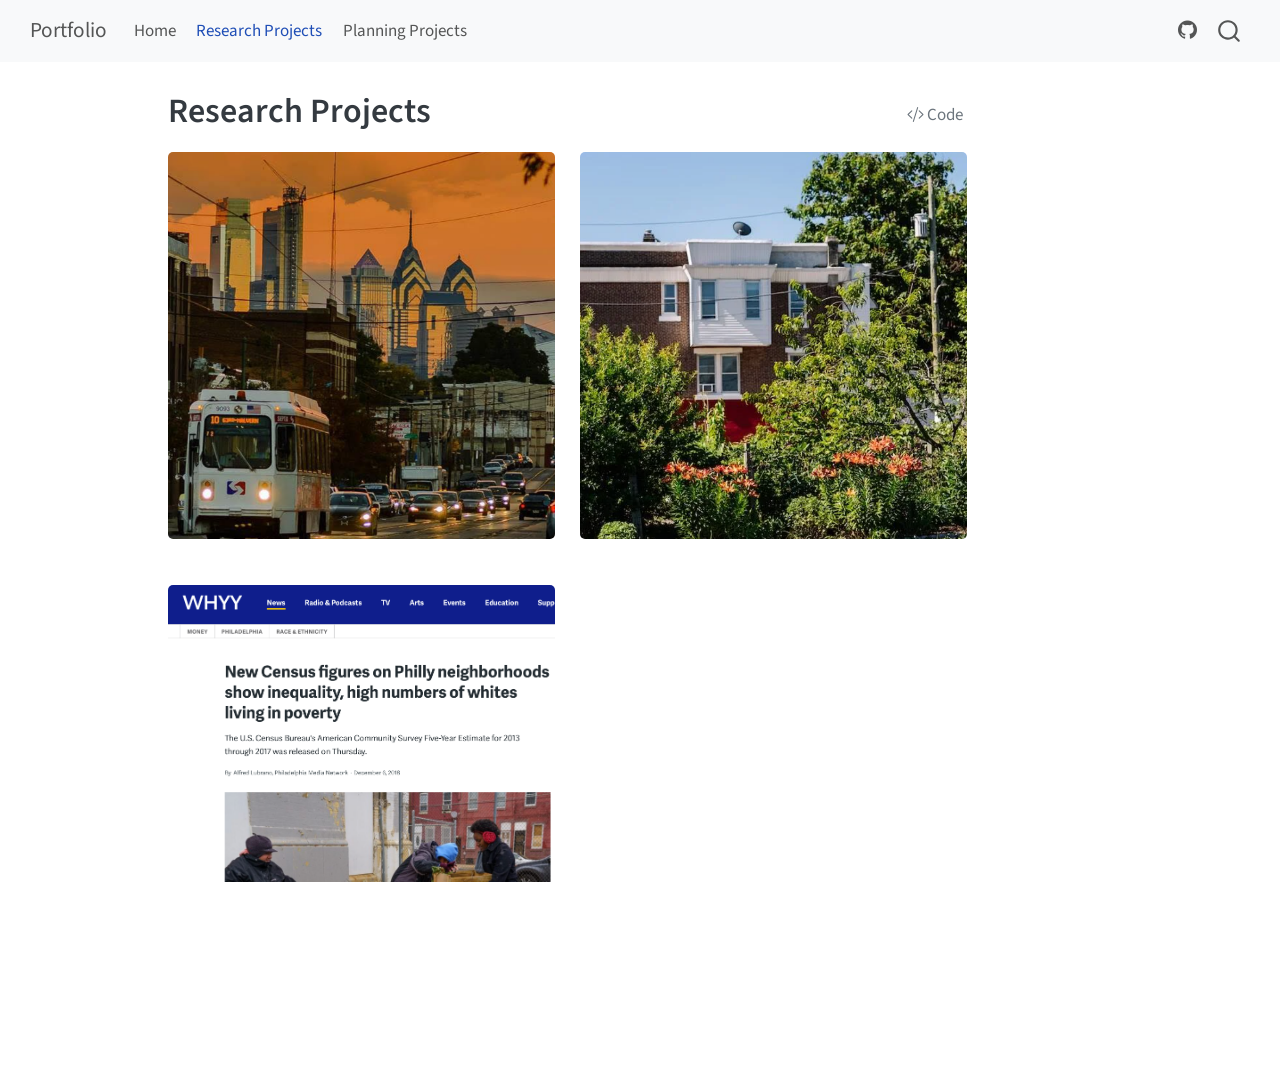
<file: docs/Academic Research/index.html>
<!DOCTYPE html>
<html xmlns="http://www.w3.org/1999/xhtml" lang="en" xml:lang="en"><head>

<meta charset="utf-8">
<meta name="generator" content="quarto-1.6.42">

<meta name="viewport" content="width=device-width, initial-scale=1.0, user-scalable=yes">


<title>Research Projects – Talyah Pierce - Portfolio Site</title>
<style>
code{white-space: pre-wrap;}
span.smallcaps{font-variant: small-caps;}
div.columns{display: flex; gap: min(4vw, 1.5em);}
div.column{flex: auto; overflow-x: auto;}
div.hanging-indent{margin-left: 1.5em; text-indent: -1.5em;}
ul.task-list{list-style: none;}
ul.task-list li input[type="checkbox"] {
  width: 0.8em;
  margin: 0 0.8em 0.2em -1em; /* quarto-specific, see https://github.com/quarto-dev/quarto-cli/issues/4556 */ 
  vertical-align: middle;
}
/* CSS for syntax highlighting */
pre > code.sourceCode { white-space: pre; position: relative; }
pre > code.sourceCode > span { line-height: 1.25; }
pre > code.sourceCode > span:empty { height: 1.2em; }
.sourceCode { overflow: visible; }
code.sourceCode > span { color: inherit; text-decoration: inherit; }
div.sourceCode { margin: 1em 0; }
pre.sourceCode { margin: 0; }
@media screen {
div.sourceCode { overflow: auto; }
}
@media print {
pre > code.sourceCode { white-space: pre-wrap; }
pre > code.sourceCode > span { display: inline-block; text-indent: -5em; padding-left: 5em; }
}
pre.numberSource code
  { counter-reset: source-line 0; }
pre.numberSource code > span
  { position: relative; left: -4em; counter-increment: source-line; }
pre.numberSource code > span > a:first-child::before
  { content: counter(source-line);
    position: relative; left: -1em; text-align: right; vertical-align: baseline;
    border: none; display: inline-block;
    -webkit-touch-callout: none; -webkit-user-select: none;
    -khtml-user-select: none; -moz-user-select: none;
    -ms-user-select: none; user-select: none;
    padding: 0 4px; width: 4em;
  }
pre.numberSource { margin-left: 3em;  padding-left: 4px; }
div.sourceCode
  {   }
@media screen {
pre > code.sourceCode > span > a:first-child::before { text-decoration: underline; }
}
</style>


<script src="../site_libs/quarto-nav/quarto-nav.js"></script>
<script src="../site_libs/quarto-nav/headroom.min.js"></script>
<script src="../site_libs/clipboard/clipboard.min.js"></script>
<script src="../site_libs/quarto-search/autocomplete.umd.js"></script>
<script src="../site_libs/quarto-search/fuse.min.js"></script>
<script src="../site_libs/quarto-search/quarto-search.js"></script>
<meta name="quarto:offset" content="../">
<script src="../site_libs/quarto-html/quarto.js"></script>
<script src="../site_libs/quarto-html/popper.min.js"></script>
<script src="../site_libs/quarto-html/tippy.umd.min.js"></script>
<script src="../site_libs/quarto-html/anchor.min.js"></script>
<link href="../site_libs/quarto-html/tippy.css" rel="stylesheet">
<link href="../site_libs/quarto-html/quarto-syntax-highlighting-2f5df379a58b258e96c21c0638c20c03.css" rel="stylesheet" id="quarto-text-highlighting-styles">
<script src="../site_libs/bootstrap/bootstrap.min.js"></script>
<link href="../site_libs/bootstrap/bootstrap-icons.css" rel="stylesheet">
<link href="../site_libs/bootstrap/bootstrap-6bd9cfa162949bde0a231f530c97869d.min.css" rel="stylesheet" append-hash="true" id="quarto-bootstrap" data-mode="light">
<script id="quarto-search-options" type="application/json">{
  "location": "navbar",
  "copy-button": false,
  "collapse-after": 3,
  "panel-placement": "end",
  "type": "overlay",
  "limit": 50,
  "keyboard-shortcut": [
    "f",
    "/",
    "s"
  ],
  "show-item-context": false,
  "language": {
    "search-no-results-text": "No results",
    "search-matching-documents-text": "matching documents",
    "search-copy-link-title": "Copy link to search",
    "search-hide-matches-text": "Hide additional matches",
    "search-more-match-text": "more match in this document",
    "search-more-matches-text": "more matches in this document",
    "search-clear-button-title": "Clear",
    "search-text-placeholder": "",
    "search-detached-cancel-button-title": "Cancel",
    "search-submit-button-title": "Submit",
    "search-label": "Search"
  }
}</script>


<link rel="stylesheet" href="../styles.css">
</head>

<body class="nav-fixed">

<div id="quarto-search-results"></div>
  <header id="quarto-header" class="headroom fixed-top">
    <nav class="navbar navbar-expand-lg " data-bs-theme="dark">
      <div class="navbar-container container-fluid">
      <div class="navbar-brand-container mx-auto">
    <a class="navbar-brand" href="../index.html">
    <span class="navbar-title">Portfolio</span>
    </a>
  </div>
            <div id="quarto-search" class="" title="Search"></div>
          <button class="navbar-toggler" type="button" data-bs-toggle="collapse" data-bs-target="#navbarCollapse" aria-controls="navbarCollapse" role="menu" aria-expanded="false" aria-label="Toggle navigation" onclick="if (window.quartoToggleHeadroom) { window.quartoToggleHeadroom(); }">
  <span class="navbar-toggler-icon"></span>
</button>
          <div class="collapse navbar-collapse" id="navbarCollapse">
            <ul class="navbar-nav navbar-nav-scroll me-auto">
  <li class="nav-item">
    <a class="nav-link" href="../index.html"> 
<span class="menu-text">Home</span></a>
  </li>  
  <li class="nav-item">
    <a class="nav-link active" href="../Academic Research/index.html" aria-current="page"> 
<span class="menu-text">Research Projects</span></a>
  </li>  
  <li class="nav-item">
    <a class="nav-link" href="../Planning Projects/index.html"> 
<span class="menu-text">Planning Projects</span></a>
  </li>  
</ul>
            <ul class="navbar-nav navbar-nav-scroll ms-auto">
  <li class="nav-item compact">
    <a class="nav-link" href="https://github.com/talyahpierce/Portfolio-Site"> <i class="bi bi-github" role="img">
</i> 
<span class="menu-text"></span></a>
  </li>  
</ul>
          </div> <!-- /navcollapse -->
            <div class="quarto-navbar-tools">
</div>
      </div> <!-- /container-fluid -->
    </nav>
</header>
<!-- content -->
<div id="quarto-content" class="quarto-container page-columns page-rows-contents page-layout-article page-navbar">
<!-- sidebar -->
<!-- margin-sidebar -->
    <div id="quarto-margin-sidebar" class="sidebar margin-sidebar zindex-bottom">
        
    </div>
<!-- main -->
<main class="content" id="quarto-document-content">

<header id="title-block-header" class="quarto-title-block default">
<div class="quarto-title">
<div class="quarto-title-block"><div><h1 class="title">Research Projects</h1><button type="button" class="btn code-tools-button" id="quarto-code-tools-source"><i class="bi"></i> Code</button></div></div>
</div>



<div class="quarto-title-meta">

    
  
    
  </div>
  


</header>


<div class="grid">
<div class="g-col-12 g-col-md-6">
<div class="portfolio-card">
<p><img src="trolley.png" class="tile-image img-fluid"></p>
<section id="senior-thesis" class="level2 tile-overlay">
<h2 class="anchored" data-anchor-id="senior-thesis">Senior Thesis</h2>
<p>Here is a shortened version of my undergraduate thesis exploring the relationship between rapid transit availability and in-person voter turnout in Philadelphia from 2021–2025, as moderated by socioeconomic status.</p>
<p><a href="Thesis_UG.pdf" class="stretched-link">See more</a></p>
</section>
</div>
</div>
<div class="g-col-12 g-col-md-6">
<div class="portfolio-card">
<p><img src="garden.png" class="tile-image img-fluid"></p>
<section id="litter-and-crime-experiment" class="level2 tile-overlay">
<h2 class="anchored" data-anchor-id="litter-and-crime-experiment">Litter and Crime Experiment</h2>
<p>Research project investigating how litter impacts rates of gun violence in Philadelphia from 2017–2019 through the Penn Undergraduate Research Mentoring Program. Supervised by Dr.&nbsp;John MacDonald.</p>
<p><a href="CJP_Lab_Poster.pdf" class="stretched-link">See more</a></p>
</section>
</div>
</div>
<div class="g-col-12 g-col-md-6">
<div class="portfolio-card">
<p><img src="WHYY.png" class="tile-image img-fluid"></p>
<section id="american-community-survey-assignment" class="level2 tile-overlay">
<h2 class="anchored" data-anchor-id="american-community-survey-assignment">American Community Survey Assignment</h2>
<p>An assignment completed for the Public Policy Analytics course, investigating the statistical validity of claims using American Community Survey (ACS) data.</p>
<p><a href="assignment3.html" class="stretched-link">See more</a></p>
</section>
</div>
</div>
</div>


<!-- -->


</main> <!-- /main -->
<script id="quarto-html-after-body" type="application/javascript">
window.document.addEventListener("DOMContentLoaded", function (event) {
  const toggleBodyColorMode = (bsSheetEl) => {
    const mode = bsSheetEl.getAttribute("data-mode");
    const bodyEl = window.document.querySelector("body");
    if (mode === "dark") {
      bodyEl.classList.add("quarto-dark");
      bodyEl.classList.remove("quarto-light");
    } else {
      bodyEl.classList.add("quarto-light");
      bodyEl.classList.remove("quarto-dark");
    }
  }
  const toggleBodyColorPrimary = () => {
    const bsSheetEl = window.document.querySelector("link#quarto-bootstrap");
    if (bsSheetEl) {
      toggleBodyColorMode(bsSheetEl);
    }
  }
  toggleBodyColorPrimary();  
  const icon = "";
  const anchorJS = new window.AnchorJS();
  anchorJS.options = {
    placement: 'right',
    icon: icon
  };
  anchorJS.add('.anchored');
  const isCodeAnnotation = (el) => {
    for (const clz of el.classList) {
      if (clz.startsWith('code-annotation-')) {                     
        return true;
      }
    }
    return false;
  }
  const onCopySuccess = function(e) {
    // button target
    const button = e.trigger;
    // don't keep focus
    button.blur();
    // flash "checked"
    button.classList.add('code-copy-button-checked');
    var currentTitle = button.getAttribute("title");
    button.setAttribute("title", "Copied!");
    let tooltip;
    if (window.bootstrap) {
      button.setAttribute("data-bs-toggle", "tooltip");
      button.setAttribute("data-bs-placement", "left");
      button.setAttribute("data-bs-title", "Copied!");
      tooltip = new bootstrap.Tooltip(button, 
        { trigger: "manual", 
          customClass: "code-copy-button-tooltip",
          offset: [0, -8]});
      tooltip.show();    
    }
    setTimeout(function() {
      if (tooltip) {
        tooltip.hide();
        button.removeAttribute("data-bs-title");
        button.removeAttribute("data-bs-toggle");
        button.removeAttribute("data-bs-placement");
      }
      button.setAttribute("title", currentTitle);
      button.classList.remove('code-copy-button-checked');
    }, 1000);
    // clear code selection
    e.clearSelection();
  }
  const getTextToCopy = function(trigger) {
      const codeEl = trigger.previousElementSibling.cloneNode(true);
      for (const childEl of codeEl.children) {
        if (isCodeAnnotation(childEl)) {
          childEl.remove();
        }
      }
      return codeEl.innerText;
  }
  const clipboard = new window.ClipboardJS('.code-copy-button:not([data-in-quarto-modal])', {
    text: getTextToCopy
  });
  clipboard.on('success', onCopySuccess);
  if (window.document.getElementById('quarto-embedded-source-code-modal')) {
    const clipboardModal = new window.ClipboardJS('.code-copy-button[data-in-quarto-modal]', {
      text: getTextToCopy,
      container: window.document.getElementById('quarto-embedded-source-code-modal')
    });
    clipboardModal.on('success', onCopySuccess);
  }
  const viewSource = window.document.getElementById('quarto-view-source') ||
                     window.document.getElementById('quarto-code-tools-source');
  if (viewSource) {
    const sourceUrl = viewSource.getAttribute("data-quarto-source-url");
    viewSource.addEventListener("click", function(e) {
      if (sourceUrl) {
        // rstudio viewer pane
        if (/\bcapabilities=\b/.test(window.location)) {
          window.open(sourceUrl);
        } else {
          window.location.href = sourceUrl;
        }
      } else {
        const modal = new bootstrap.Modal(document.getElementById('quarto-embedded-source-code-modal'));
        modal.show();
      }
      return false;
    });
  }
  function toggleCodeHandler(show) {
    return function(e) {
      const detailsSrc = window.document.querySelectorAll(".cell > details > .sourceCode");
      for (let i=0; i<detailsSrc.length; i++) {
        const details = detailsSrc[i].parentElement;
        if (show) {
          details.open = true;
        } else {
          details.removeAttribute("open");
        }
      }
      const cellCodeDivs = window.document.querySelectorAll(".cell > .sourceCode");
      const fromCls = show ? "hidden" : "unhidden";
      const toCls = show ? "unhidden" : "hidden";
      for (let i=0; i<cellCodeDivs.length; i++) {
        const codeDiv = cellCodeDivs[i];
        if (codeDiv.classList.contains(fromCls)) {
          codeDiv.classList.remove(fromCls);
          codeDiv.classList.add(toCls);
        } 
      }
      return false;
    }
  }
  const hideAllCode = window.document.getElementById("quarto-hide-all-code");
  if (hideAllCode) {
    hideAllCode.addEventListener("click", toggleCodeHandler(false));
  }
  const showAllCode = window.document.getElementById("quarto-show-all-code");
  if (showAllCode) {
    showAllCode.addEventListener("click", toggleCodeHandler(true));
  }
    var localhostRegex = new RegExp(/^(?:http|https):\/\/localhost\:?[0-9]*\//);
    var mailtoRegex = new RegExp(/^mailto:/);
      var filterRegex = new RegExp('/' + window.location.host + '/');
    var isInternal = (href) => {
        return filterRegex.test(href) || localhostRegex.test(href) || mailtoRegex.test(href);
    }
    // Inspect non-navigation links and adorn them if external
 	var links = window.document.querySelectorAll('a[href]:not(.nav-link):not(.navbar-brand):not(.toc-action):not(.sidebar-link):not(.sidebar-item-toggle):not(.pagination-link):not(.no-external):not([aria-hidden]):not(.dropdown-item):not(.quarto-navigation-tool):not(.about-link)');
    for (var i=0; i<links.length; i++) {
      const link = links[i];
      if (!isInternal(link.href)) {
        // undo the damage that might have been done by quarto-nav.js in the case of
        // links that we want to consider external
        if (link.dataset.originalHref !== undefined) {
          link.href = link.dataset.originalHref;
        }
      }
    }
  function tippyHover(el, contentFn, onTriggerFn, onUntriggerFn) {
    const config = {
      allowHTML: true,
      maxWidth: 500,
      delay: 100,
      arrow: false,
      appendTo: function(el) {
          return el.parentElement;
      },
      interactive: true,
      interactiveBorder: 10,
      theme: 'quarto',
      placement: 'bottom-start',
    };
    if (contentFn) {
      config.content = contentFn;
    }
    if (onTriggerFn) {
      config.onTrigger = onTriggerFn;
    }
    if (onUntriggerFn) {
      config.onUntrigger = onUntriggerFn;
    }
    window.tippy(el, config); 
  }
  const noterefs = window.document.querySelectorAll('a[role="doc-noteref"]');
  for (var i=0; i<noterefs.length; i++) {
    const ref = noterefs[i];
    tippyHover(ref, function() {
      // use id or data attribute instead here
      let href = ref.getAttribute('data-footnote-href') || ref.getAttribute('href');
      try { href = new URL(href).hash; } catch {}
      const id = href.replace(/^#\/?/, "");
      const note = window.document.getElementById(id);
      if (note) {
        return note.innerHTML;
      } else {
        return "";
      }
    });
  }
  const xrefs = window.document.querySelectorAll('a.quarto-xref');
  const processXRef = (id, note) => {
    // Strip column container classes
    const stripColumnClz = (el) => {
      el.classList.remove("page-full", "page-columns");
      if (el.children) {
        for (const child of el.children) {
          stripColumnClz(child);
        }
      }
    }
    stripColumnClz(note)
    if (id === null || id.startsWith('sec-')) {
      // Special case sections, only their first couple elements
      const container = document.createElement("div");
      if (note.children && note.children.length > 2) {
        container.appendChild(note.children[0].cloneNode(true));
        for (let i = 1; i < note.children.length; i++) {
          const child = note.children[i];
          if (child.tagName === "P" && child.innerText === "") {
            continue;
          } else {
            container.appendChild(child.cloneNode(true));
            break;
          }
        }
        if (window.Quarto?.typesetMath) {
          window.Quarto.typesetMath(container);
        }
        return container.innerHTML
      } else {
        if (window.Quarto?.typesetMath) {
          window.Quarto.typesetMath(note);
        }
        return note.innerHTML;
      }
    } else {
      // Remove any anchor links if they are present
      const anchorLink = note.querySelector('a.anchorjs-link');
      if (anchorLink) {
        anchorLink.remove();
      }
      if (window.Quarto?.typesetMath) {
        window.Quarto.typesetMath(note);
      }
      if (note.classList.contains("callout")) {
        return note.outerHTML;
      } else {
        return note.innerHTML;
      }
    }
  }
  for (var i=0; i<xrefs.length; i++) {
    const xref = xrefs[i];
    tippyHover(xref, undefined, function(instance) {
      instance.disable();
      let url = xref.getAttribute('href');
      let hash = undefined; 
      if (url.startsWith('#')) {
        hash = url;
      } else {
        try { hash = new URL(url).hash; } catch {}
      }
      if (hash) {
        const id = hash.replace(/^#\/?/, "");
        const note = window.document.getElementById(id);
        if (note !== null) {
          try {
            const html = processXRef(id, note.cloneNode(true));
            instance.setContent(html);
          } finally {
            instance.enable();
            instance.show();
          }
        } else {
          // See if we can fetch this
          fetch(url.split('#')[0])
          .then(res => res.text())
          .then(html => {
            const parser = new DOMParser();
            const htmlDoc = parser.parseFromString(html, "text/html");
            const note = htmlDoc.getElementById(id);
            if (note !== null) {
              const html = processXRef(id, note);
              instance.setContent(html);
            } 
          }).finally(() => {
            instance.enable();
            instance.show();
          });
        }
      } else {
        // See if we can fetch a full url (with no hash to target)
        // This is a special case and we should probably do some content thinning / targeting
        fetch(url)
        .then(res => res.text())
        .then(html => {
          const parser = new DOMParser();
          const htmlDoc = parser.parseFromString(html, "text/html");
          const note = htmlDoc.querySelector('main.content');
          if (note !== null) {
            // This should only happen for chapter cross references
            // (since there is no id in the URL)
            // remove the first header
            if (note.children.length > 0 && note.children[0].tagName === "HEADER") {
              note.children[0].remove();
            }
            const html = processXRef(null, note);
            instance.setContent(html);
          } 
        }).finally(() => {
          instance.enable();
          instance.show();
        });
      }
    }, function(instance) {
    });
  }
      let selectedAnnoteEl;
      const selectorForAnnotation = ( cell, annotation) => {
        let cellAttr = 'data-code-cell="' + cell + '"';
        let lineAttr = 'data-code-annotation="' +  annotation + '"';
        const selector = 'span[' + cellAttr + '][' + lineAttr + ']';
        return selector;
      }
      const selectCodeLines = (annoteEl) => {
        const doc = window.document;
        const targetCell = annoteEl.getAttribute("data-target-cell");
        const targetAnnotation = annoteEl.getAttribute("data-target-annotation");
        const annoteSpan = window.document.querySelector(selectorForAnnotation(targetCell, targetAnnotation));
        const lines = annoteSpan.getAttribute("data-code-lines").split(",");
        const lineIds = lines.map((line) => {
          return targetCell + "-" + line;
        })
        let top = null;
        let height = null;
        let parent = null;
        if (lineIds.length > 0) {
            //compute the position of the single el (top and bottom and make a div)
            const el = window.document.getElementById(lineIds[0]);
            top = el.offsetTop;
            height = el.offsetHeight;
            parent = el.parentElement.parentElement;
          if (lineIds.length > 1) {
            const lastEl = window.document.getElementById(lineIds[lineIds.length - 1]);
            const bottom = lastEl.offsetTop + lastEl.offsetHeight;
            height = bottom - top;
          }
          if (top !== null && height !== null && parent !== null) {
            // cook up a div (if necessary) and position it 
            let div = window.document.getElementById("code-annotation-line-highlight");
            if (div === null) {
              div = window.document.createElement("div");
              div.setAttribute("id", "code-annotation-line-highlight");
              div.style.position = 'absolute';
              parent.appendChild(div);
            }
            div.style.top = top - 2 + "px";
            div.style.height = height + 4 + "px";
            div.style.left = 0;
            let gutterDiv = window.document.getElementById("code-annotation-line-highlight-gutter");
            if (gutterDiv === null) {
              gutterDiv = window.document.createElement("div");
              gutterDiv.setAttribute("id", "code-annotation-line-highlight-gutter");
              gutterDiv.style.position = 'absolute';
              const codeCell = window.document.getElementById(targetCell);
              const gutter = codeCell.querySelector('.code-annotation-gutter');
              gutter.appendChild(gutterDiv);
            }
            gutterDiv.style.top = top - 2 + "px";
            gutterDiv.style.height = height + 4 + "px";
          }
          selectedAnnoteEl = annoteEl;
        }
      };
      const unselectCodeLines = () => {
        const elementsIds = ["code-annotation-line-highlight", "code-annotation-line-highlight-gutter"];
        elementsIds.forEach((elId) => {
          const div = window.document.getElementById(elId);
          if (div) {
            div.remove();
          }
        });
        selectedAnnoteEl = undefined;
      };
        // Handle positioning of the toggle
    window.addEventListener(
      "resize",
      throttle(() => {
        elRect = undefined;
        if (selectedAnnoteEl) {
          selectCodeLines(selectedAnnoteEl);
        }
      }, 10)
    );
    function throttle(fn, ms) {
    let throttle = false;
    let timer;
      return (...args) => {
        if(!throttle) { // first call gets through
            fn.apply(this, args);
            throttle = true;
        } else { // all the others get throttled
            if(timer) clearTimeout(timer); // cancel #2
            timer = setTimeout(() => {
              fn.apply(this, args);
              timer = throttle = false;
            }, ms);
        }
      };
    }
      // Attach click handler to the DT
      const annoteDls = window.document.querySelectorAll('dt[data-target-cell]');
      for (const annoteDlNode of annoteDls) {
        annoteDlNode.addEventListener('click', (event) => {
          const clickedEl = event.target;
          if (clickedEl !== selectedAnnoteEl) {
            unselectCodeLines();
            const activeEl = window.document.querySelector('dt[data-target-cell].code-annotation-active');
            if (activeEl) {
              activeEl.classList.remove('code-annotation-active');
            }
            selectCodeLines(clickedEl);
            clickedEl.classList.add('code-annotation-active');
          } else {
            // Unselect the line
            unselectCodeLines();
            clickedEl.classList.remove('code-annotation-active');
          }
        });
      }
  const findCites = (el) => {
    const parentEl = el.parentElement;
    if (parentEl) {
      const cites = parentEl.dataset.cites;
      if (cites) {
        return {
          el,
          cites: cites.split(' ')
        };
      } else {
        return findCites(el.parentElement)
      }
    } else {
      return undefined;
    }
  };
  var bibliorefs = window.document.querySelectorAll('a[role="doc-biblioref"]');
  for (var i=0; i<bibliorefs.length; i++) {
    const ref = bibliorefs[i];
    const citeInfo = findCites(ref);
    if (citeInfo) {
      tippyHover(citeInfo.el, function() {
        var popup = window.document.createElement('div');
        citeInfo.cites.forEach(function(cite) {
          var citeDiv = window.document.createElement('div');
          citeDiv.classList.add('hanging-indent');
          citeDiv.classList.add('csl-entry');
          var biblioDiv = window.document.getElementById('ref-' + cite);
          if (biblioDiv) {
            citeDiv.innerHTML = biblioDiv.innerHTML;
          }
          popup.appendChild(citeDiv);
        });
        return popup.innerHTML;
      });
    }
  }
});
</script><div class="modal fade" id="quarto-embedded-source-code-modal" tabindex="-1" aria-labelledby="quarto-embedded-source-code-modal-label" aria-hidden="true"><div class="modal-dialog modal-dialog-scrollable"><div class="modal-content"><div class="modal-header"><h5 class="modal-title" id="quarto-embedded-source-code-modal-label">Source Code</h5><button class="btn-close" data-bs-dismiss="modal"></button></div><div class="modal-body"><div class="">
<div class="sourceCode" id="cb1" data-shortcodes="false"><pre class="sourceCode markdown code-with-copy"><code class="sourceCode markdown"><span id="cb1-1"><a href="#cb1-1" aria-hidden="true" tabindex="-1"></a><span class="co">---</span></span>
<span id="cb1-2"><a href="#cb1-2" aria-hidden="true" tabindex="-1"></a><span class="an">title:</span><span class="co"> "Research Projects"</span></span>
<span id="cb1-3"><a href="#cb1-3" aria-hidden="true" tabindex="-1"></a><span class="an">description:</span><span class="co"> ""</span></span>
<span id="cb1-4"><a href="#cb1-4" aria-hidden="true" tabindex="-1"></a><span class="co">---</span></span>
<span id="cb1-5"><a href="#cb1-5" aria-hidden="true" tabindex="-1"></a></span>
<span id="cb1-6"><a href="#cb1-6" aria-hidden="true" tabindex="-1"></a>::::::::: {.grid}</span>
<span id="cb1-7"><a href="#cb1-7" aria-hidden="true" tabindex="-1"></a></span>
<span id="cb1-8"><a href="#cb1-8" aria-hidden="true" tabindex="-1"></a>::::: {.g-col-12 .g-col-md-6}</span>
<span id="cb1-9"><a href="#cb1-9" aria-hidden="true" tabindex="-1"></a>::: portfolio-card</span>
<span id="cb1-10"><a href="#cb1-10" aria-hidden="true" tabindex="-1"></a><span class="al">![](trolley.png)</span>{.tile-image}</span>
<span id="cb1-11"><a href="#cb1-11" aria-hidden="true" tabindex="-1"></a></span>
<span id="cb1-12"><a href="#cb1-12" aria-hidden="true" tabindex="-1"></a>::: tile-overlay</span>
<span id="cb1-13"><a href="#cb1-13" aria-hidden="true" tabindex="-1"></a><span class="fu">## Senior Thesis</span></span>
<span id="cb1-14"><a href="#cb1-14" aria-hidden="true" tabindex="-1"></a></span>
<span id="cb1-15"><a href="#cb1-15" aria-hidden="true" tabindex="-1"></a>Here is a shortened version of my undergraduate thesis exploring the relationship between rapid transit availability and in-person voter turnout in Philadelphia from 2021–2025, as moderated by socioeconomic status.</span>
<span id="cb1-16"><a href="#cb1-16" aria-hidden="true" tabindex="-1"></a></span>
<span id="cb1-17"><a href="#cb1-17" aria-hidden="true" tabindex="-1"></a><span class="co">[</span><span class="ot">See more</span><span class="co">](Thesis_UG.pdf)</span>{.stretched-link}</span>
<span id="cb1-18"><a href="#cb1-18" aria-hidden="true" tabindex="-1"></a>:::</span>
<span id="cb1-19"><a href="#cb1-19" aria-hidden="true" tabindex="-1"></a>:::</span>
<span id="cb1-20"><a href="#cb1-20" aria-hidden="true" tabindex="-1"></a>:::::</span>
<span id="cb1-21"><a href="#cb1-21" aria-hidden="true" tabindex="-1"></a></span>
<span id="cb1-22"><a href="#cb1-22" aria-hidden="true" tabindex="-1"></a>::::: {.g-col-12 .g-col-md-6}</span>
<span id="cb1-23"><a href="#cb1-23" aria-hidden="true" tabindex="-1"></a>::: portfolio-card</span>
<span id="cb1-24"><a href="#cb1-24" aria-hidden="true" tabindex="-1"></a><span class="al">![](garden.png)</span>{.tile-image}</span>
<span id="cb1-25"><a href="#cb1-25" aria-hidden="true" tabindex="-1"></a></span>
<span id="cb1-26"><a href="#cb1-26" aria-hidden="true" tabindex="-1"></a>::: tile-overlay</span>
<span id="cb1-27"><a href="#cb1-27" aria-hidden="true" tabindex="-1"></a><span class="fu">## Litter and Crime Experiment</span></span>
<span id="cb1-28"><a href="#cb1-28" aria-hidden="true" tabindex="-1"></a></span>
<span id="cb1-29"><a href="#cb1-29" aria-hidden="true" tabindex="-1"></a>Research project investigating how litter impacts rates of gun violence in Philadelphia from 2017–2019 through the Penn Undergraduate Research Mentoring Program. Supervised by Dr. John MacDonald.</span>
<span id="cb1-30"><a href="#cb1-30" aria-hidden="true" tabindex="-1"></a></span>
<span id="cb1-31"><a href="#cb1-31" aria-hidden="true" tabindex="-1"></a><span class="co">[</span><span class="ot">See more</span><span class="co">](CJP_Lab_Poster.pdf)</span>{.stretched-link}</span>
<span id="cb1-32"><a href="#cb1-32" aria-hidden="true" tabindex="-1"></a>:::</span>
<span id="cb1-33"><a href="#cb1-33" aria-hidden="true" tabindex="-1"></a>:::</span>
<span id="cb1-34"><a href="#cb1-34" aria-hidden="true" tabindex="-1"></a>:::::</span>
<span id="cb1-35"><a href="#cb1-35" aria-hidden="true" tabindex="-1"></a></span>
<span id="cb1-36"><a href="#cb1-36" aria-hidden="true" tabindex="-1"></a>::::: {.g-col-12 .g-col-md-6}</span>
<span id="cb1-37"><a href="#cb1-37" aria-hidden="true" tabindex="-1"></a>::: portfolio-card</span>
<span id="cb1-38"><a href="#cb1-38" aria-hidden="true" tabindex="-1"></a><span class="al">![](WHYY.png)</span>{.tile-image}</span>
<span id="cb1-39"><a href="#cb1-39" aria-hidden="true" tabindex="-1"></a></span>
<span id="cb1-40"><a href="#cb1-40" aria-hidden="true" tabindex="-1"></a>::: tile-overlay</span>
<span id="cb1-41"><a href="#cb1-41" aria-hidden="true" tabindex="-1"></a><span class="fu">## American Community Survey Assignment</span></span>
<span id="cb1-42"><a href="#cb1-42" aria-hidden="true" tabindex="-1"></a></span>
<span id="cb1-43"><a href="#cb1-43" aria-hidden="true" tabindex="-1"></a>An assignment completed for the Public Policy Analytics course, investigating the statistical validity of claims using American Community Survey (ACS) data.</span>
<span id="cb1-44"><a href="#cb1-44" aria-hidden="true" tabindex="-1"></a></span>
<span id="cb1-45"><a href="#cb1-45" aria-hidden="true" tabindex="-1"></a><span class="co">[</span><span class="ot">See more</span><span class="co">](assignment3.html)</span>{.stretched-link}</span>
<span id="cb1-46"><a href="#cb1-46" aria-hidden="true" tabindex="-1"></a>:::</span>
<span id="cb1-47"><a href="#cb1-47" aria-hidden="true" tabindex="-1"></a>:::</span>
<span id="cb1-48"><a href="#cb1-48" aria-hidden="true" tabindex="-1"></a>:::::</span>
<span id="cb1-49"><a href="#cb1-49" aria-hidden="true" tabindex="-1"></a></span>
<span id="cb1-50"><a href="#cb1-50" aria-hidden="true" tabindex="-1"></a>:::::::::</span>
<span id="cb1-51"><a href="#cb1-51" aria-hidden="true" tabindex="-1"></a></span></code><button title="Copy to Clipboard" class="code-copy-button" data-in-quarto-modal=""><i class="bi"></i></button></pre></div>
</div></div></div></div></div>
</div> <!-- /content -->




</body></html>
</file>
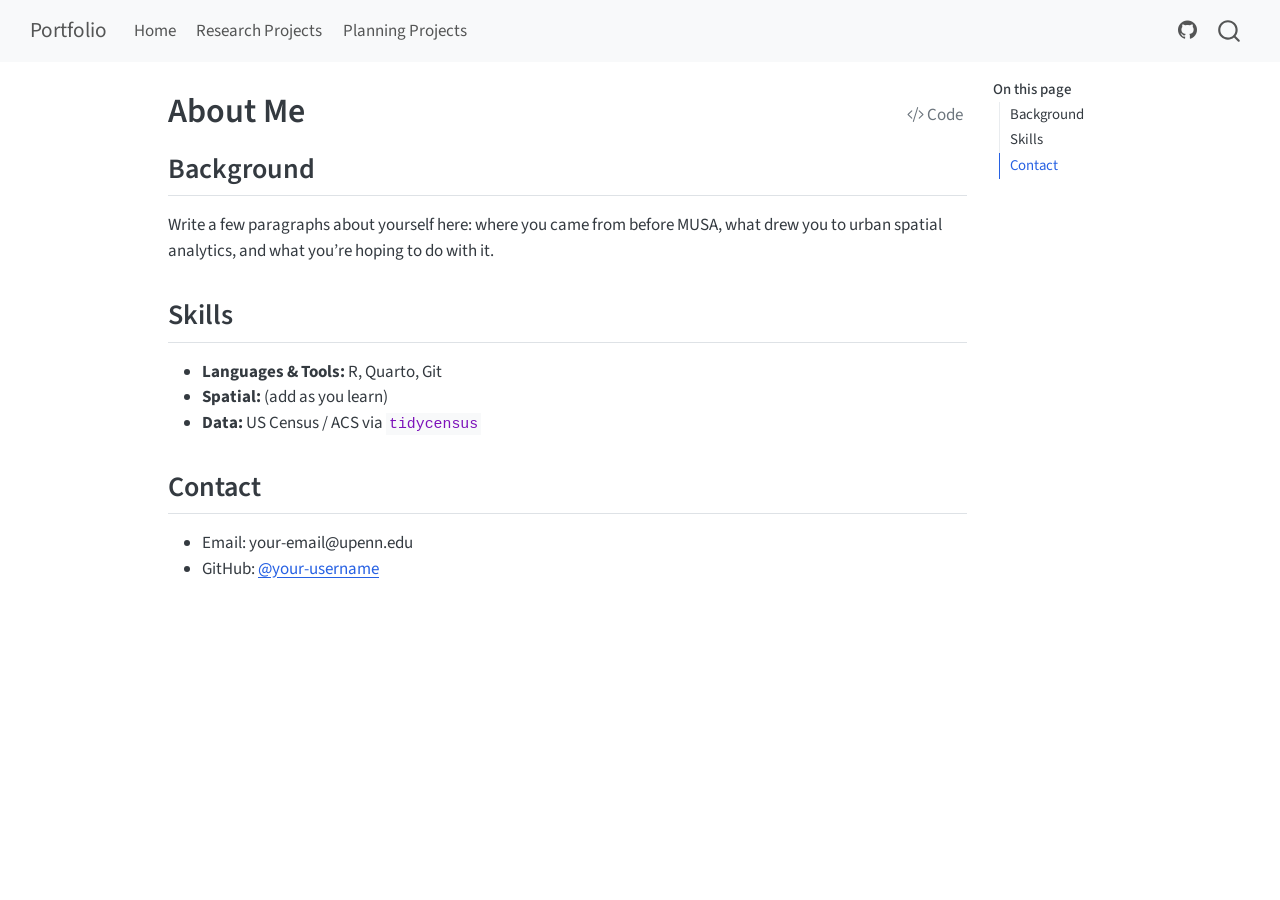
<file: docs/about.html>
<!DOCTYPE html>
<html xmlns="http://www.w3.org/1999/xhtml" lang="en" xml:lang="en"><head>

<meta charset="utf-8">
<meta name="generator" content="quarto-1.6.42">

<meta name="viewport" content="width=device-width, initial-scale=1.0, user-scalable=yes">


<title>About Me – Talyah Pierce - Portfolio Site</title>
<style>
code{white-space: pre-wrap;}
span.smallcaps{font-variant: small-caps;}
div.columns{display: flex; gap: min(4vw, 1.5em);}
div.column{flex: auto; overflow-x: auto;}
div.hanging-indent{margin-left: 1.5em; text-indent: -1.5em;}
ul.task-list{list-style: none;}
ul.task-list li input[type="checkbox"] {
  width: 0.8em;
  margin: 0 0.8em 0.2em -1em; /* quarto-specific, see https://github.com/quarto-dev/quarto-cli/issues/4556 */ 
  vertical-align: middle;
}
/* CSS for syntax highlighting */
pre > code.sourceCode { white-space: pre; position: relative; }
pre > code.sourceCode > span { line-height: 1.25; }
pre > code.sourceCode > span:empty { height: 1.2em; }
.sourceCode { overflow: visible; }
code.sourceCode > span { color: inherit; text-decoration: inherit; }
div.sourceCode { margin: 1em 0; }
pre.sourceCode { margin: 0; }
@media screen {
div.sourceCode { overflow: auto; }
}
@media print {
pre > code.sourceCode { white-space: pre-wrap; }
pre > code.sourceCode > span { display: inline-block; text-indent: -5em; padding-left: 5em; }
}
pre.numberSource code
  { counter-reset: source-line 0; }
pre.numberSource code > span
  { position: relative; left: -4em; counter-increment: source-line; }
pre.numberSource code > span > a:first-child::before
  { content: counter(source-line);
    position: relative; left: -1em; text-align: right; vertical-align: baseline;
    border: none; display: inline-block;
    -webkit-touch-callout: none; -webkit-user-select: none;
    -khtml-user-select: none; -moz-user-select: none;
    -ms-user-select: none; user-select: none;
    padding: 0 4px; width: 4em;
  }
pre.numberSource { margin-left: 3em;  padding-left: 4px; }
div.sourceCode
  {   }
@media screen {
pre > code.sourceCode > span > a:first-child::before { text-decoration: underline; }
}
</style>


<script src="site_libs/quarto-nav/quarto-nav.js"></script>
<script src="site_libs/quarto-nav/headroom.min.js"></script>
<script src="site_libs/clipboard/clipboard.min.js"></script>
<script src="site_libs/quarto-search/autocomplete.umd.js"></script>
<script src="site_libs/quarto-search/fuse.min.js"></script>
<script src="site_libs/quarto-search/quarto-search.js"></script>
<meta name="quarto:offset" content="./">
<script src="site_libs/quarto-html/quarto.js"></script>
<script src="site_libs/quarto-html/popper.min.js"></script>
<script src="site_libs/quarto-html/tippy.umd.min.js"></script>
<script src="site_libs/quarto-html/anchor.min.js"></script>
<link href="site_libs/quarto-html/tippy.css" rel="stylesheet">
<link href="site_libs/quarto-html/quarto-syntax-highlighting-2f5df379a58b258e96c21c0638c20c03.css" rel="stylesheet" id="quarto-text-highlighting-styles">
<script src="site_libs/bootstrap/bootstrap.min.js"></script>
<link href="site_libs/bootstrap/bootstrap-icons.css" rel="stylesheet">
<link href="site_libs/bootstrap/bootstrap-6bd9cfa162949bde0a231f530c97869d.min.css" rel="stylesheet" append-hash="true" id="quarto-bootstrap" data-mode="light">
<script id="quarto-search-options" type="application/json">{
  "location": "navbar",
  "copy-button": false,
  "collapse-after": 3,
  "panel-placement": "end",
  "type": "overlay",
  "limit": 50,
  "keyboard-shortcut": [
    "f",
    "/",
    "s"
  ],
  "show-item-context": false,
  "language": {
    "search-no-results-text": "No results",
    "search-matching-documents-text": "matching documents",
    "search-copy-link-title": "Copy link to search",
    "search-hide-matches-text": "Hide additional matches",
    "search-more-match-text": "more match in this document",
    "search-more-matches-text": "more matches in this document",
    "search-clear-button-title": "Clear",
    "search-text-placeholder": "",
    "search-detached-cancel-button-title": "Cancel",
    "search-submit-button-title": "Submit",
    "search-label": "Search"
  }
}</script>


<link rel="stylesheet" href="styles.css">
</head>

<body class="nav-fixed">

<div id="quarto-search-results"></div>
  <header id="quarto-header" class="headroom fixed-top">
    <nav class="navbar navbar-expand-lg " data-bs-theme="dark">
      <div class="navbar-container container-fluid">
      <div class="navbar-brand-container mx-auto">
    <a class="navbar-brand" href="./index.html">
    <span class="navbar-title">Portfolio</span>
    </a>
  </div>
            <div id="quarto-search" class="" title="Search"></div>
          <button class="navbar-toggler" type="button" data-bs-toggle="collapse" data-bs-target="#navbarCollapse" aria-controls="navbarCollapse" role="menu" aria-expanded="false" aria-label="Toggle navigation" onclick="if (window.quartoToggleHeadroom) { window.quartoToggleHeadroom(); }">
  <span class="navbar-toggler-icon"></span>
</button>
          <div class="collapse navbar-collapse" id="navbarCollapse">
            <ul class="navbar-nav navbar-nav-scroll me-auto">
  <li class="nav-item">
    <a class="nav-link" href="./index.html"> 
<span class="menu-text">Home</span></a>
  </li>  
  <li class="nav-item">
    <a class="nav-link" href="./Academic Research/index.html"> 
<span class="menu-text">Research Projects</span></a>
  </li>  
  <li class="nav-item">
    <a class="nav-link" href="./Planning Projects/index.html"> 
<span class="menu-text">Planning Projects</span></a>
  </li>  
</ul>
            <ul class="navbar-nav navbar-nav-scroll ms-auto">
  <li class="nav-item compact">
    <a class="nav-link" href="https://github.com/talyahpierce/Portfolio-Site"> <i class="bi bi-github" role="img">
</i> 
<span class="menu-text"></span></a>
  </li>  
</ul>
          </div> <!-- /navcollapse -->
            <div class="quarto-navbar-tools">
</div>
      </div> <!-- /container-fluid -->
    </nav>
</header>
<!-- content -->
<div id="quarto-content" class="quarto-container page-columns page-rows-contents page-layout-article page-navbar">
<!-- sidebar -->
<!-- margin-sidebar -->
    <div id="quarto-margin-sidebar" class="sidebar margin-sidebar">
        <nav id="TOC" role="doc-toc" class="toc-active">
    <h2 id="toc-title">On this page</h2>
   
  <ul>
  <li><a href="#background" id="toc-background" class="nav-link active" data-scroll-target="#background">Background</a></li>
  <li><a href="#skills" id="toc-skills" class="nav-link" data-scroll-target="#skills">Skills</a></li>
  <li><a href="#contact" id="toc-contact" class="nav-link" data-scroll-target="#contact">Contact</a></li>
  </ul>
</nav>
    </div>
<!-- main -->
<main class="content" id="quarto-document-content">

<header id="title-block-header" class="quarto-title-block default">
<div class="quarto-title">
<div class="quarto-title-block"><div><h1 class="title">About Me</h1><button type="button" class="btn code-tools-button" id="quarto-code-tools-source"><i class="bi"></i> Code</button></div></div>
</div>



<div class="quarto-title-meta">

    
  
    
  </div>
  


</header>


<section id="background" class="level2">
<h2 class="anchored" data-anchor-id="background">Background</h2>
<!-- CHANGE THIS -->
<p>Write a few paragraphs about yourself here: where you came from before MUSA, what drew you to urban spatial analytics, and what you’re hoping to do with it.</p>
</section>
<section id="skills" class="level2">
<h2 class="anchored" data-anchor-id="skills">Skills</h2>
<!-- CHANGE THIS: update this through the semester as it becomes true -->
<ul>
<li><strong>Languages &amp; Tools:</strong> R, Quarto, Git</li>
<li><strong>Spatial:</strong> (add as you learn)</li>
<li><strong>Data:</strong> US Census / ACS via <code>tidycensus</code></li>
</ul>
</section>
<section id="contact" class="level2">
<h2 class="anchored" data-anchor-id="contact">Contact</h2>
<!-- CHANGE THIS -->
<ul>
<li>Email: your-email@upenn.edu</li>
<li>GitHub: <a href="https://github.com/your-username"><span class="citation" data-cites="your-username">@your-username</span></a></li>
</ul>


<!-- -->

</section>

</main> <!-- /main -->
<script id="quarto-html-after-body" type="application/javascript">
window.document.addEventListener("DOMContentLoaded", function (event) {
  const toggleBodyColorMode = (bsSheetEl) => {
    const mode = bsSheetEl.getAttribute("data-mode");
    const bodyEl = window.document.querySelector("body");
    if (mode === "dark") {
      bodyEl.classList.add("quarto-dark");
      bodyEl.classList.remove("quarto-light");
    } else {
      bodyEl.classList.add("quarto-light");
      bodyEl.classList.remove("quarto-dark");
    }
  }
  const toggleBodyColorPrimary = () => {
    const bsSheetEl = window.document.querySelector("link#quarto-bootstrap");
    if (bsSheetEl) {
      toggleBodyColorMode(bsSheetEl);
    }
  }
  toggleBodyColorPrimary();  
  const icon = "";
  const anchorJS = new window.AnchorJS();
  anchorJS.options = {
    placement: 'right',
    icon: icon
  };
  anchorJS.add('.anchored');
  const isCodeAnnotation = (el) => {
    for (const clz of el.classList) {
      if (clz.startsWith('code-annotation-')) {                     
        return true;
      }
    }
    return false;
  }
  const onCopySuccess = function(e) {
    // button target
    const button = e.trigger;
    // don't keep focus
    button.blur();
    // flash "checked"
    button.classList.add('code-copy-button-checked');
    var currentTitle = button.getAttribute("title");
    button.setAttribute("title", "Copied!");
    let tooltip;
    if (window.bootstrap) {
      button.setAttribute("data-bs-toggle", "tooltip");
      button.setAttribute("data-bs-placement", "left");
      button.setAttribute("data-bs-title", "Copied!");
      tooltip = new bootstrap.Tooltip(button, 
        { trigger: "manual", 
          customClass: "code-copy-button-tooltip",
          offset: [0, -8]});
      tooltip.show();    
    }
    setTimeout(function() {
      if (tooltip) {
        tooltip.hide();
        button.removeAttribute("data-bs-title");
        button.removeAttribute("data-bs-toggle");
        button.removeAttribute("data-bs-placement");
      }
      button.setAttribute("title", currentTitle);
      button.classList.remove('code-copy-button-checked');
    }, 1000);
    // clear code selection
    e.clearSelection();
  }
  const getTextToCopy = function(trigger) {
      const codeEl = trigger.previousElementSibling.cloneNode(true);
      for (const childEl of codeEl.children) {
        if (isCodeAnnotation(childEl)) {
          childEl.remove();
        }
      }
      return codeEl.innerText;
  }
  const clipboard = new window.ClipboardJS('.code-copy-button:not([data-in-quarto-modal])', {
    text: getTextToCopy
  });
  clipboard.on('success', onCopySuccess);
  if (window.document.getElementById('quarto-embedded-source-code-modal')) {
    const clipboardModal = new window.ClipboardJS('.code-copy-button[data-in-quarto-modal]', {
      text: getTextToCopy,
      container: window.document.getElementById('quarto-embedded-source-code-modal')
    });
    clipboardModal.on('success', onCopySuccess);
  }
  const viewSource = window.document.getElementById('quarto-view-source') ||
                     window.document.getElementById('quarto-code-tools-source');
  if (viewSource) {
    const sourceUrl = viewSource.getAttribute("data-quarto-source-url");
    viewSource.addEventListener("click", function(e) {
      if (sourceUrl) {
        // rstudio viewer pane
        if (/\bcapabilities=\b/.test(window.location)) {
          window.open(sourceUrl);
        } else {
          window.location.href = sourceUrl;
        }
      } else {
        const modal = new bootstrap.Modal(document.getElementById('quarto-embedded-source-code-modal'));
        modal.show();
      }
      return false;
    });
  }
  function toggleCodeHandler(show) {
    return function(e) {
      const detailsSrc = window.document.querySelectorAll(".cell > details > .sourceCode");
      for (let i=0; i<detailsSrc.length; i++) {
        const details = detailsSrc[i].parentElement;
        if (show) {
          details.open = true;
        } else {
          details.removeAttribute("open");
        }
      }
      const cellCodeDivs = window.document.querySelectorAll(".cell > .sourceCode");
      const fromCls = show ? "hidden" : "unhidden";
      const toCls = show ? "unhidden" : "hidden";
      for (let i=0; i<cellCodeDivs.length; i++) {
        const codeDiv = cellCodeDivs[i];
        if (codeDiv.classList.contains(fromCls)) {
          codeDiv.classList.remove(fromCls);
          codeDiv.classList.add(toCls);
        } 
      }
      return false;
    }
  }
  const hideAllCode = window.document.getElementById("quarto-hide-all-code");
  if (hideAllCode) {
    hideAllCode.addEventListener("click", toggleCodeHandler(false));
  }
  const showAllCode = window.document.getElementById("quarto-show-all-code");
  if (showAllCode) {
    showAllCode.addEventListener("click", toggleCodeHandler(true));
  }
    var localhostRegex = new RegExp(/^(?:http|https):\/\/localhost\:?[0-9]*\//);
    var mailtoRegex = new RegExp(/^mailto:/);
      var filterRegex = new RegExp('/' + window.location.host + '/');
    var isInternal = (href) => {
        return filterRegex.test(href) || localhostRegex.test(href) || mailtoRegex.test(href);
    }
    // Inspect non-navigation links and adorn them if external
 	var links = window.document.querySelectorAll('a[href]:not(.nav-link):not(.navbar-brand):not(.toc-action):not(.sidebar-link):not(.sidebar-item-toggle):not(.pagination-link):not(.no-external):not([aria-hidden]):not(.dropdown-item):not(.quarto-navigation-tool):not(.about-link)');
    for (var i=0; i<links.length; i++) {
      const link = links[i];
      if (!isInternal(link.href)) {
        // undo the damage that might have been done by quarto-nav.js in the case of
        // links that we want to consider external
        if (link.dataset.originalHref !== undefined) {
          link.href = link.dataset.originalHref;
        }
      }
    }
  function tippyHover(el, contentFn, onTriggerFn, onUntriggerFn) {
    const config = {
      allowHTML: true,
      maxWidth: 500,
      delay: 100,
      arrow: false,
      appendTo: function(el) {
          return el.parentElement;
      },
      interactive: true,
      interactiveBorder: 10,
      theme: 'quarto',
      placement: 'bottom-start',
    };
    if (contentFn) {
      config.content = contentFn;
    }
    if (onTriggerFn) {
      config.onTrigger = onTriggerFn;
    }
    if (onUntriggerFn) {
      config.onUntrigger = onUntriggerFn;
    }
    window.tippy(el, config); 
  }
  const noterefs = window.document.querySelectorAll('a[role="doc-noteref"]');
  for (var i=0; i<noterefs.length; i++) {
    const ref = noterefs[i];
    tippyHover(ref, function() {
      // use id or data attribute instead here
      let href = ref.getAttribute('data-footnote-href') || ref.getAttribute('href');
      try { href = new URL(href).hash; } catch {}
      const id = href.replace(/^#\/?/, "");
      const note = window.document.getElementById(id);
      if (note) {
        return note.innerHTML;
      } else {
        return "";
      }
    });
  }
  const xrefs = window.document.querySelectorAll('a.quarto-xref');
  const processXRef = (id, note) => {
    // Strip column container classes
    const stripColumnClz = (el) => {
      el.classList.remove("page-full", "page-columns");
      if (el.children) {
        for (const child of el.children) {
          stripColumnClz(child);
        }
      }
    }
    stripColumnClz(note)
    if (id === null || id.startsWith('sec-')) {
      // Special case sections, only their first couple elements
      const container = document.createElement("div");
      if (note.children && note.children.length > 2) {
        container.appendChild(note.children[0].cloneNode(true));
        for (let i = 1; i < note.children.length; i++) {
          const child = note.children[i];
          if (child.tagName === "P" && child.innerText === "") {
            continue;
          } else {
            container.appendChild(child.cloneNode(true));
            break;
          }
        }
        if (window.Quarto?.typesetMath) {
          window.Quarto.typesetMath(container);
        }
        return container.innerHTML
      } else {
        if (window.Quarto?.typesetMath) {
          window.Quarto.typesetMath(note);
        }
        return note.innerHTML;
      }
    } else {
      // Remove any anchor links if they are present
      const anchorLink = note.querySelector('a.anchorjs-link');
      if (anchorLink) {
        anchorLink.remove();
      }
      if (window.Quarto?.typesetMath) {
        window.Quarto.typesetMath(note);
      }
      if (note.classList.contains("callout")) {
        return note.outerHTML;
      } else {
        return note.innerHTML;
      }
    }
  }
  for (var i=0; i<xrefs.length; i++) {
    const xref = xrefs[i];
    tippyHover(xref, undefined, function(instance) {
      instance.disable();
      let url = xref.getAttribute('href');
      let hash = undefined; 
      if (url.startsWith('#')) {
        hash = url;
      } else {
        try { hash = new URL(url).hash; } catch {}
      }
      if (hash) {
        const id = hash.replace(/^#\/?/, "");
        const note = window.document.getElementById(id);
        if (note !== null) {
          try {
            const html = processXRef(id, note.cloneNode(true));
            instance.setContent(html);
          } finally {
            instance.enable();
            instance.show();
          }
        } else {
          // See if we can fetch this
          fetch(url.split('#')[0])
          .then(res => res.text())
          .then(html => {
            const parser = new DOMParser();
            const htmlDoc = parser.parseFromString(html, "text/html");
            const note = htmlDoc.getElementById(id);
            if (note !== null) {
              const html = processXRef(id, note);
              instance.setContent(html);
            } 
          }).finally(() => {
            instance.enable();
            instance.show();
          });
        }
      } else {
        // See if we can fetch a full url (with no hash to target)
        // This is a special case and we should probably do some content thinning / targeting
        fetch(url)
        .then(res => res.text())
        .then(html => {
          const parser = new DOMParser();
          const htmlDoc = parser.parseFromString(html, "text/html");
          const note = htmlDoc.querySelector('main.content');
          if (note !== null) {
            // This should only happen for chapter cross references
            // (since there is no id in the URL)
            // remove the first header
            if (note.children.length > 0 && note.children[0].tagName === "HEADER") {
              note.children[0].remove();
            }
            const html = processXRef(null, note);
            instance.setContent(html);
          } 
        }).finally(() => {
          instance.enable();
          instance.show();
        });
      }
    }, function(instance) {
    });
  }
      let selectedAnnoteEl;
      const selectorForAnnotation = ( cell, annotation) => {
        let cellAttr = 'data-code-cell="' + cell + '"';
        let lineAttr = 'data-code-annotation="' +  annotation + '"';
        const selector = 'span[' + cellAttr + '][' + lineAttr + ']';
        return selector;
      }
      const selectCodeLines = (annoteEl) => {
        const doc = window.document;
        const targetCell = annoteEl.getAttribute("data-target-cell");
        const targetAnnotation = annoteEl.getAttribute("data-target-annotation");
        const annoteSpan = window.document.querySelector(selectorForAnnotation(targetCell, targetAnnotation));
        const lines = annoteSpan.getAttribute("data-code-lines").split(",");
        const lineIds = lines.map((line) => {
          return targetCell + "-" + line;
        })
        let top = null;
        let height = null;
        let parent = null;
        if (lineIds.length > 0) {
            //compute the position of the single el (top and bottom and make a div)
            const el = window.document.getElementById(lineIds[0]);
            top = el.offsetTop;
            height = el.offsetHeight;
            parent = el.parentElement.parentElement;
          if (lineIds.length > 1) {
            const lastEl = window.document.getElementById(lineIds[lineIds.length - 1]);
            const bottom = lastEl.offsetTop + lastEl.offsetHeight;
            height = bottom - top;
          }
          if (top !== null && height !== null && parent !== null) {
            // cook up a div (if necessary) and position it 
            let div = window.document.getElementById("code-annotation-line-highlight");
            if (div === null) {
              div = window.document.createElement("div");
              div.setAttribute("id", "code-annotation-line-highlight");
              div.style.position = 'absolute';
              parent.appendChild(div);
            }
            div.style.top = top - 2 + "px";
            div.style.height = height + 4 + "px";
            div.style.left = 0;
            let gutterDiv = window.document.getElementById("code-annotation-line-highlight-gutter");
            if (gutterDiv === null) {
              gutterDiv = window.document.createElement("div");
              gutterDiv.setAttribute("id", "code-annotation-line-highlight-gutter");
              gutterDiv.style.position = 'absolute';
              const codeCell = window.document.getElementById(targetCell);
              const gutter = codeCell.querySelector('.code-annotation-gutter');
              gutter.appendChild(gutterDiv);
            }
            gutterDiv.style.top = top - 2 + "px";
            gutterDiv.style.height = height + 4 + "px";
          }
          selectedAnnoteEl = annoteEl;
        }
      };
      const unselectCodeLines = () => {
        const elementsIds = ["code-annotation-line-highlight", "code-annotation-line-highlight-gutter"];
        elementsIds.forEach((elId) => {
          const div = window.document.getElementById(elId);
          if (div) {
            div.remove();
          }
        });
        selectedAnnoteEl = undefined;
      };
        // Handle positioning of the toggle
    window.addEventListener(
      "resize",
      throttle(() => {
        elRect = undefined;
        if (selectedAnnoteEl) {
          selectCodeLines(selectedAnnoteEl);
        }
      }, 10)
    );
    function throttle(fn, ms) {
    let throttle = false;
    let timer;
      return (...args) => {
        if(!throttle) { // first call gets through
            fn.apply(this, args);
            throttle = true;
        } else { // all the others get throttled
            if(timer) clearTimeout(timer); // cancel #2
            timer = setTimeout(() => {
              fn.apply(this, args);
              timer = throttle = false;
            }, ms);
        }
      };
    }
      // Attach click handler to the DT
      const annoteDls = window.document.querySelectorAll('dt[data-target-cell]');
      for (const annoteDlNode of annoteDls) {
        annoteDlNode.addEventListener('click', (event) => {
          const clickedEl = event.target;
          if (clickedEl !== selectedAnnoteEl) {
            unselectCodeLines();
            const activeEl = window.document.querySelector('dt[data-target-cell].code-annotation-active');
            if (activeEl) {
              activeEl.classList.remove('code-annotation-active');
            }
            selectCodeLines(clickedEl);
            clickedEl.classList.add('code-annotation-active');
          } else {
            // Unselect the line
            unselectCodeLines();
            clickedEl.classList.remove('code-annotation-active');
          }
        });
      }
  const findCites = (el) => {
    const parentEl = el.parentElement;
    if (parentEl) {
      const cites = parentEl.dataset.cites;
      if (cites) {
        return {
          el,
          cites: cites.split(' ')
        };
      } else {
        return findCites(el.parentElement)
      }
    } else {
      return undefined;
    }
  };
  var bibliorefs = window.document.querySelectorAll('a[role="doc-biblioref"]');
  for (var i=0; i<bibliorefs.length; i++) {
    const ref = bibliorefs[i];
    const citeInfo = findCites(ref);
    if (citeInfo) {
      tippyHover(citeInfo.el, function() {
        var popup = window.document.createElement('div');
        citeInfo.cites.forEach(function(cite) {
          var citeDiv = window.document.createElement('div');
          citeDiv.classList.add('hanging-indent');
          citeDiv.classList.add('csl-entry');
          var biblioDiv = window.document.getElementById('ref-' + cite);
          if (biblioDiv) {
            citeDiv.innerHTML = biblioDiv.innerHTML;
          }
          popup.appendChild(citeDiv);
        });
        return popup.innerHTML;
      });
    }
  }
});
</script><div class="modal fade" id="quarto-embedded-source-code-modal" tabindex="-1" aria-labelledby="quarto-embedded-source-code-modal-label" aria-hidden="true"><div class="modal-dialog modal-dialog-scrollable"><div class="modal-content"><div class="modal-header"><h5 class="modal-title" id="quarto-embedded-source-code-modal-label">Source Code</h5><button class="btn-close" data-bs-dismiss="modal"></button></div><div class="modal-body"><div class="">
<div class="sourceCode" id="cb1" data-shortcodes="false"><pre class="sourceCode markdown code-with-copy"><code class="sourceCode markdown"><span id="cb1-1"><a href="#cb1-1" aria-hidden="true" tabindex="-1"></a><span class="co">---</span></span>
<span id="cb1-2"><a href="#cb1-2" aria-hidden="true" tabindex="-1"></a><span class="an">title:</span><span class="co"> "About Me"</span></span>
<span id="cb1-3"><a href="#cb1-3" aria-hidden="true" tabindex="-1"></a><span class="co">---</span></span>
<span id="cb1-4"><a href="#cb1-4" aria-hidden="true" tabindex="-1"></a></span>
<span id="cb1-5"><a href="#cb1-5" aria-hidden="true" tabindex="-1"></a><span class="fu">## Background</span></span>
<span id="cb1-6"><a href="#cb1-6" aria-hidden="true" tabindex="-1"></a></span>
<span id="cb1-7"><a href="#cb1-7" aria-hidden="true" tabindex="-1"></a><span class="co">&lt;!-- CHANGE THIS --&gt;</span></span>
<span id="cb1-8"><a href="#cb1-8" aria-hidden="true" tabindex="-1"></a></span>
<span id="cb1-9"><a href="#cb1-9" aria-hidden="true" tabindex="-1"></a>Write a few paragraphs about yourself here: where you came from before MUSA,</span>
<span id="cb1-10"><a href="#cb1-10" aria-hidden="true" tabindex="-1"></a>what drew you to urban spatial analytics, and what you're hoping to do with it.</span>
<span id="cb1-11"><a href="#cb1-11" aria-hidden="true" tabindex="-1"></a></span>
<span id="cb1-12"><a href="#cb1-12" aria-hidden="true" tabindex="-1"></a><span class="fu">## Skills</span></span>
<span id="cb1-13"><a href="#cb1-13" aria-hidden="true" tabindex="-1"></a></span>
<span id="cb1-14"><a href="#cb1-14" aria-hidden="true" tabindex="-1"></a><span class="co">&lt;!-- CHANGE THIS: update this through the semester as it becomes true --&gt;</span></span>
<span id="cb1-15"><a href="#cb1-15" aria-hidden="true" tabindex="-1"></a></span>
<span id="cb1-16"><a href="#cb1-16" aria-hidden="true" tabindex="-1"></a><span class="ss">- </span>**Languages &amp; Tools:** R, Quarto, Git</span>
<span id="cb1-17"><a href="#cb1-17" aria-hidden="true" tabindex="-1"></a><span class="ss">- </span>**Spatial:** (add as you learn)</span>
<span id="cb1-18"><a href="#cb1-18" aria-hidden="true" tabindex="-1"></a><span class="ss">- </span>**Data:** US Census / ACS via <span class="in">`tidycensus`</span></span>
<span id="cb1-19"><a href="#cb1-19" aria-hidden="true" tabindex="-1"></a></span>
<span id="cb1-20"><a href="#cb1-20" aria-hidden="true" tabindex="-1"></a><span class="fu">## Contact</span></span>
<span id="cb1-21"><a href="#cb1-21" aria-hidden="true" tabindex="-1"></a></span>
<span id="cb1-22"><a href="#cb1-22" aria-hidden="true" tabindex="-1"></a><span class="co">&lt;!-- CHANGE THIS --&gt;</span></span>
<span id="cb1-23"><a href="#cb1-23" aria-hidden="true" tabindex="-1"></a></span>
<span id="cb1-24"><a href="#cb1-24" aria-hidden="true" tabindex="-1"></a><span class="ss">- </span>Email: your-email@upenn.edu</span>
<span id="cb1-25"><a href="#cb1-25" aria-hidden="true" tabindex="-1"></a><span class="ss">- </span>GitHub: <span class="co">[</span><span class="ot">@your-username</span><span class="co">](https://github.com/your-username)</span></span></code><button title="Copy to Clipboard" class="code-copy-button" data-in-quarto-modal=""><i class="bi"></i></button></pre></div>
</div></div></div></div></div>
</div> <!-- /content -->




</body></html>
</file>
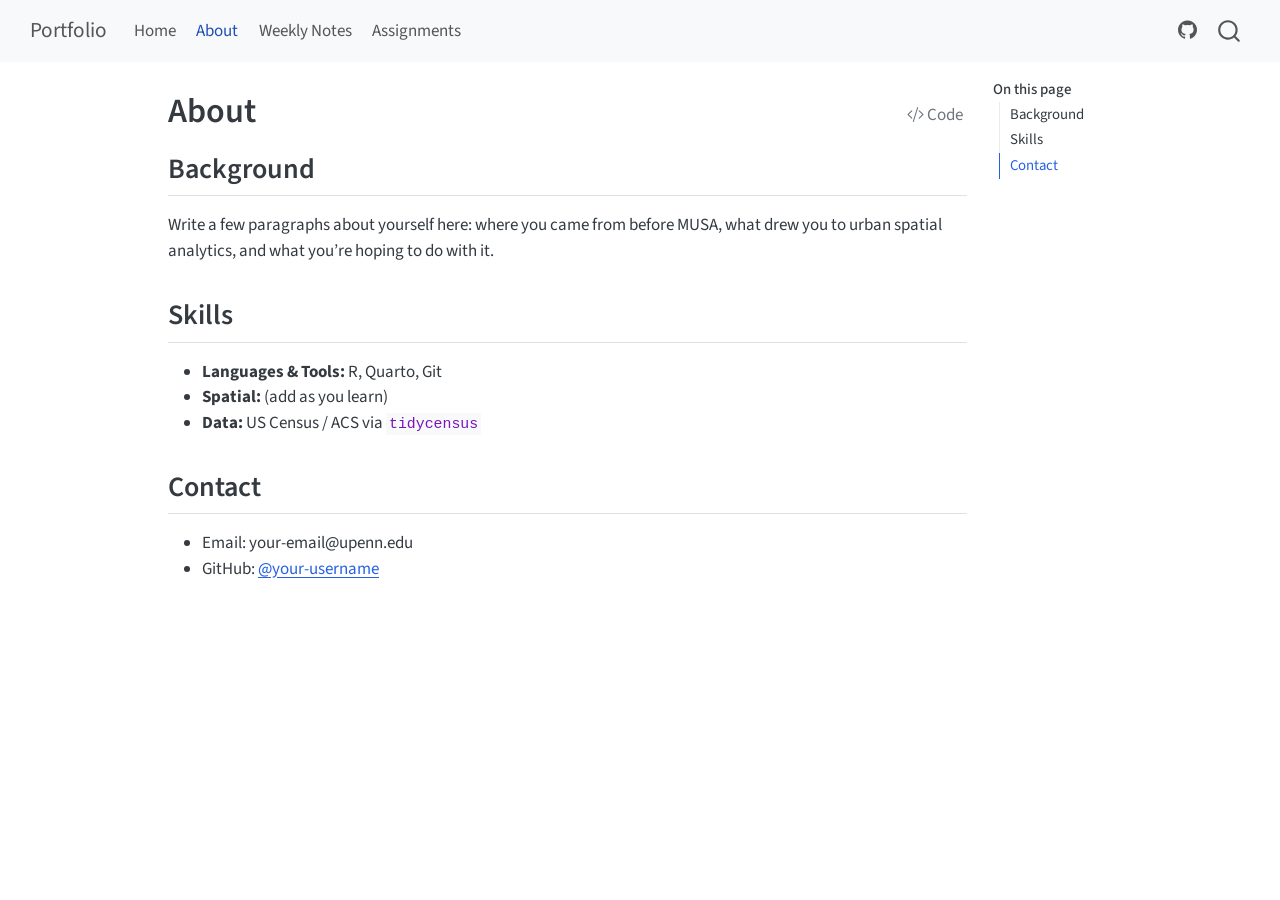
<file: Extra/about.html>
<!DOCTYPE html>
<html xmlns="http://www.w3.org/1999/xhtml" lang="en" xml:lang="en"><head>

<meta charset="utf-8">
<meta name="generator" content="quarto-1.6.42">

<meta name="viewport" content="width=device-width, initial-scale=1.0, user-scalable=yes">


<title>About – YOUR NAME HERE - MUSA 5080 Portfolio</title>
<style>
code{white-space: pre-wrap;}
span.smallcaps{font-variant: small-caps;}
div.columns{display: flex; gap: min(4vw, 1.5em);}
div.column{flex: auto; overflow-x: auto;}
div.hanging-indent{margin-left: 1.5em; text-indent: -1.5em;}
ul.task-list{list-style: none;}
ul.task-list li input[type="checkbox"] {
  width: 0.8em;
  margin: 0 0.8em 0.2em -1em; /* quarto-specific, see https://github.com/quarto-dev/quarto-cli/issues/4556 */ 
  vertical-align: middle;
}
/* CSS for syntax highlighting */
pre > code.sourceCode { white-space: pre; position: relative; }
pre > code.sourceCode > span { line-height: 1.25; }
pre > code.sourceCode > span:empty { height: 1.2em; }
.sourceCode { overflow: visible; }
code.sourceCode > span { color: inherit; text-decoration: inherit; }
div.sourceCode { margin: 1em 0; }
pre.sourceCode { margin: 0; }
@media screen {
div.sourceCode { overflow: auto; }
}
@media print {
pre > code.sourceCode { white-space: pre-wrap; }
pre > code.sourceCode > span { display: inline-block; text-indent: -5em; padding-left: 5em; }
}
pre.numberSource code
  { counter-reset: source-line 0; }
pre.numberSource code > span
  { position: relative; left: -4em; counter-increment: source-line; }
pre.numberSource code > span > a:first-child::before
  { content: counter(source-line);
    position: relative; left: -1em; text-align: right; vertical-align: baseline;
    border: none; display: inline-block;
    -webkit-touch-callout: none; -webkit-user-select: none;
    -khtml-user-select: none; -moz-user-select: none;
    -ms-user-select: none; user-select: none;
    padding: 0 4px; width: 4em;
  }
pre.numberSource { margin-left: 3em;  padding-left: 4px; }
div.sourceCode
  {   }
@media screen {
pre > code.sourceCode > span > a:first-child::before { text-decoration: underline; }
}
</style>


<script src="site_libs/quarto-nav/quarto-nav.js"></script>
<script src="site_libs/quarto-nav/headroom.min.js"></script>
<script src="site_libs/clipboard/clipboard.min.js"></script>
<script src="site_libs/quarto-search/autocomplete.umd.js"></script>
<script src="site_libs/quarto-search/fuse.min.js"></script>
<script src="site_libs/quarto-search/quarto-search.js"></script>
<meta name="quarto:offset" content="./">
<script src="site_libs/quarto-html/quarto.js"></script>
<script src="site_libs/quarto-html/popper.min.js"></script>
<script src="site_libs/quarto-html/tippy.umd.min.js"></script>
<script src="site_libs/quarto-html/anchor.min.js"></script>
<link href="site_libs/quarto-html/tippy.css" rel="stylesheet">
<link href="site_libs/quarto-html/quarto-syntax-highlighting-2f5df379a58b258e96c21c0638c20c03.css" rel="stylesheet" id="quarto-text-highlighting-styles">
<script src="site_libs/bootstrap/bootstrap.min.js"></script>
<link href="site_libs/bootstrap/bootstrap-icons.css" rel="stylesheet">
<link href="site_libs/bootstrap/bootstrap-6bd9cfa162949bde0a231f530c97869d.min.css" rel="stylesheet" append-hash="true" id="quarto-bootstrap" data-mode="light">
<script id="quarto-search-options" type="application/json">{
  "location": "navbar",
  "copy-button": false,
  "collapse-after": 3,
  "panel-placement": "end",
  "type": "overlay",
  "limit": 50,
  "keyboard-shortcut": [
    "f",
    "/",
    "s"
  ],
  "show-item-context": false,
  "language": {
    "search-no-results-text": "No results",
    "search-matching-documents-text": "matching documents",
    "search-copy-link-title": "Copy link to search",
    "search-hide-matches-text": "Hide additional matches",
    "search-more-match-text": "more match in this document",
    "search-more-matches-text": "more matches in this document",
    "search-clear-button-title": "Clear",
    "search-text-placeholder": "",
    "search-detached-cancel-button-title": "Cancel",
    "search-submit-button-title": "Submit",
    "search-label": "Search"
  }
}</script>


</head>

<body class="nav-fixed">

<div id="quarto-search-results"></div>
  <header id="quarto-header" class="headroom fixed-top">
    <nav class="navbar navbar-expand-lg " data-bs-theme="dark">
      <div class="navbar-container container-fluid">
      <div class="navbar-brand-container mx-auto">
    <a class="navbar-brand" href="./index.html">
    <span class="navbar-title">Portfolio</span>
    </a>
  </div>
            <div id="quarto-search" class="" title="Search"></div>
          <button class="navbar-toggler" type="button" data-bs-toggle="collapse" data-bs-target="#navbarCollapse" aria-controls="navbarCollapse" role="menu" aria-expanded="false" aria-label="Toggle navigation" onclick="if (window.quartoToggleHeadroom) { window.quartoToggleHeadroom(); }">
  <span class="navbar-toggler-icon"></span>
</button>
          <div class="collapse navbar-collapse" id="navbarCollapse">
            <ul class="navbar-nav navbar-nav-scroll me-auto">
  <li class="nav-item">
    <a class="nav-link" href="./index.html"> 
<span class="menu-text">Home</span></a>
  </li>  
  <li class="nav-item">
    <a class="nav-link active" href="./about.html" aria-current="page"> 
<span class="menu-text">About</span></a>
  </li>  
  <li class="nav-item">
    <a class="nav-link" href="./weekly-notes/index.html"> 
<span class="menu-text">Weekly Notes</span></a>
  </li>  
  <li class="nav-item">
    <a class="nav-link" href="./assignments/index.html"> 
<span class="menu-text">Assignments</span></a>
  </li>  
</ul>
            <ul class="navbar-nav navbar-nav-scroll ms-auto">
  <li class="nav-item compact">
    <a class="nav-link" href="https://github.com/YOUR-USERNAME-HERE/MUSA-5080-portfolio"> <i class="bi bi-github" role="img">
</i> 
<span class="menu-text"></span></a>
  </li>  
</ul>
          </div> <!-- /navcollapse -->
            <div class="quarto-navbar-tools">
</div>
      </div> <!-- /container-fluid -->
    </nav>
</header>
<!-- content -->
<div id="quarto-content" class="quarto-container page-columns page-rows-contents page-layout-article page-navbar">
<!-- sidebar -->
<!-- margin-sidebar -->
    <div id="quarto-margin-sidebar" class="sidebar margin-sidebar">
        <nav id="TOC" role="doc-toc" class="toc-active">
    <h2 id="toc-title">On this page</h2>
   
  <ul>
  <li><a href="#background" id="toc-background" class="nav-link active" data-scroll-target="#background">Background</a></li>
  <li><a href="#skills" id="toc-skills" class="nav-link" data-scroll-target="#skills">Skills</a></li>
  <li><a href="#contact" id="toc-contact" class="nav-link" data-scroll-target="#contact">Contact</a></li>
  </ul>
</nav>
    </div>
<!-- main -->
<main class="content" id="quarto-document-content">

<header id="title-block-header" class="quarto-title-block default">
<div class="quarto-title">
<div class="quarto-title-block"><div><h1 class="title">About</h1><button type="button" class="btn code-tools-button" id="quarto-code-tools-source"><i class="bi"></i> Code</button></div></div>
</div>



<div class="quarto-title-meta">

    
  
    
  </div>
  


</header>


<section id="background" class="level2">
<h2 class="anchored" data-anchor-id="background">Background</h2>
<!-- CHANGE THIS -->
<p>Write a few paragraphs about yourself here: where you came from before MUSA, what drew you to urban spatial analytics, and what you’re hoping to do with it.</p>
</section>
<section id="skills" class="level2">
<h2 class="anchored" data-anchor-id="skills">Skills</h2>
<!-- CHANGE THIS: update this through the semester as it becomes true -->
<ul>
<li><strong>Languages &amp; Tools:</strong> R, Quarto, Git</li>
<li><strong>Spatial:</strong> (add as you learn)</li>
<li><strong>Data:</strong> US Census / ACS via <code>tidycensus</code></li>
</ul>
</section>
<section id="contact" class="level2">
<h2 class="anchored" data-anchor-id="contact">Contact</h2>
<!-- CHANGE THIS -->
<ul>
<li>Email: your-email@upenn.edu</li>
<li>GitHub: <a href="https://github.com/your-username"><span class="citation" data-cites="your-username">@your-username</span></a></li>
</ul>


<!-- -->

</section>

</main> <!-- /main -->
<script id="quarto-html-after-body" type="application/javascript">
window.document.addEventListener("DOMContentLoaded", function (event) {
  const toggleBodyColorMode = (bsSheetEl) => {
    const mode = bsSheetEl.getAttribute("data-mode");
    const bodyEl = window.document.querySelector("body");
    if (mode === "dark") {
      bodyEl.classList.add("quarto-dark");
      bodyEl.classList.remove("quarto-light");
    } else {
      bodyEl.classList.add("quarto-light");
      bodyEl.classList.remove("quarto-dark");
    }
  }
  const toggleBodyColorPrimary = () => {
    const bsSheetEl = window.document.querySelector("link#quarto-bootstrap");
    if (bsSheetEl) {
      toggleBodyColorMode(bsSheetEl);
    }
  }
  toggleBodyColorPrimary();  
  const icon = "";
  const anchorJS = new window.AnchorJS();
  anchorJS.options = {
    placement: 'right',
    icon: icon
  };
  anchorJS.add('.anchored');
  const isCodeAnnotation = (el) => {
    for (const clz of el.classList) {
      if (clz.startsWith('code-annotation-')) {                     
        return true;
      }
    }
    return false;
  }
  const onCopySuccess = function(e) {
    // button target
    const button = e.trigger;
    // don't keep focus
    button.blur();
    // flash "checked"
    button.classList.add('code-copy-button-checked');
    var currentTitle = button.getAttribute("title");
    button.setAttribute("title", "Copied!");
    let tooltip;
    if (window.bootstrap) {
      button.setAttribute("data-bs-toggle", "tooltip");
      button.setAttribute("data-bs-placement", "left");
      button.setAttribute("data-bs-title", "Copied!");
      tooltip = new bootstrap.Tooltip(button, 
        { trigger: "manual", 
          customClass: "code-copy-button-tooltip",
          offset: [0, -8]});
      tooltip.show();    
    }
    setTimeout(function() {
      if (tooltip) {
        tooltip.hide();
        button.removeAttribute("data-bs-title");
        button.removeAttribute("data-bs-toggle");
        button.removeAttribute("data-bs-placement");
      }
      button.setAttribute("title", currentTitle);
      button.classList.remove('code-copy-button-checked');
    }, 1000);
    // clear code selection
    e.clearSelection();
  }
  const getTextToCopy = function(trigger) {
      const codeEl = trigger.previousElementSibling.cloneNode(true);
      for (const childEl of codeEl.children) {
        if (isCodeAnnotation(childEl)) {
          childEl.remove();
        }
      }
      return codeEl.innerText;
  }
  const clipboard = new window.ClipboardJS('.code-copy-button:not([data-in-quarto-modal])', {
    text: getTextToCopy
  });
  clipboard.on('success', onCopySuccess);
  if (window.document.getElementById('quarto-embedded-source-code-modal')) {
    const clipboardModal = new window.ClipboardJS('.code-copy-button[data-in-quarto-modal]', {
      text: getTextToCopy,
      container: window.document.getElementById('quarto-embedded-source-code-modal')
    });
    clipboardModal.on('success', onCopySuccess);
  }
  const viewSource = window.document.getElementById('quarto-view-source') ||
                     window.document.getElementById('quarto-code-tools-source');
  if (viewSource) {
    const sourceUrl = viewSource.getAttribute("data-quarto-source-url");
    viewSource.addEventListener("click", function(e) {
      if (sourceUrl) {
        // rstudio viewer pane
        if (/\bcapabilities=\b/.test(window.location)) {
          window.open(sourceUrl);
        } else {
          window.location.href = sourceUrl;
        }
      } else {
        const modal = new bootstrap.Modal(document.getElementById('quarto-embedded-source-code-modal'));
        modal.show();
      }
      return false;
    });
  }
  function toggleCodeHandler(show) {
    return function(e) {
      const detailsSrc = window.document.querySelectorAll(".cell > details > .sourceCode");
      for (let i=0; i<detailsSrc.length; i++) {
        const details = detailsSrc[i].parentElement;
        if (show) {
          details.open = true;
        } else {
          details.removeAttribute("open");
        }
      }
      const cellCodeDivs = window.document.querySelectorAll(".cell > .sourceCode");
      const fromCls = show ? "hidden" : "unhidden";
      const toCls = show ? "unhidden" : "hidden";
      for (let i=0; i<cellCodeDivs.length; i++) {
        const codeDiv = cellCodeDivs[i];
        if (codeDiv.classList.contains(fromCls)) {
          codeDiv.classList.remove(fromCls);
          codeDiv.classList.add(toCls);
        } 
      }
      return false;
    }
  }
  const hideAllCode = window.document.getElementById("quarto-hide-all-code");
  if (hideAllCode) {
    hideAllCode.addEventListener("click", toggleCodeHandler(false));
  }
  const showAllCode = window.document.getElementById("quarto-show-all-code");
  if (showAllCode) {
    showAllCode.addEventListener("click", toggleCodeHandler(true));
  }
    var localhostRegex = new RegExp(/^(?:http|https):\/\/localhost\:?[0-9]*\//);
    var mailtoRegex = new RegExp(/^mailto:/);
      var filterRegex = new RegExp('/' + window.location.host + '/');
    var isInternal = (href) => {
        return filterRegex.test(href) || localhostRegex.test(href) || mailtoRegex.test(href);
    }
    // Inspect non-navigation links and adorn them if external
 	var links = window.document.querySelectorAll('a[href]:not(.nav-link):not(.navbar-brand):not(.toc-action):not(.sidebar-link):not(.sidebar-item-toggle):not(.pagination-link):not(.no-external):not([aria-hidden]):not(.dropdown-item):not(.quarto-navigation-tool):not(.about-link)');
    for (var i=0; i<links.length; i++) {
      const link = links[i];
      if (!isInternal(link.href)) {
        // undo the damage that might have been done by quarto-nav.js in the case of
        // links that we want to consider external
        if (link.dataset.originalHref !== undefined) {
          link.href = link.dataset.originalHref;
        }
      }
    }
  function tippyHover(el, contentFn, onTriggerFn, onUntriggerFn) {
    const config = {
      allowHTML: true,
      maxWidth: 500,
      delay: 100,
      arrow: false,
      appendTo: function(el) {
          return el.parentElement;
      },
      interactive: true,
      interactiveBorder: 10,
      theme: 'quarto',
      placement: 'bottom-start',
    };
    if (contentFn) {
      config.content = contentFn;
    }
    if (onTriggerFn) {
      config.onTrigger = onTriggerFn;
    }
    if (onUntriggerFn) {
      config.onUntrigger = onUntriggerFn;
    }
    window.tippy(el, config); 
  }
  const noterefs = window.document.querySelectorAll('a[role="doc-noteref"]');
  for (var i=0; i<noterefs.length; i++) {
    const ref = noterefs[i];
    tippyHover(ref, function() {
      // use id or data attribute instead here
      let href = ref.getAttribute('data-footnote-href') || ref.getAttribute('href');
      try { href = new URL(href).hash; } catch {}
      const id = href.replace(/^#\/?/, "");
      const note = window.document.getElementById(id);
      if (note) {
        return note.innerHTML;
      } else {
        return "";
      }
    });
  }
  const xrefs = window.document.querySelectorAll('a.quarto-xref');
  const processXRef = (id, note) => {
    // Strip column container classes
    const stripColumnClz = (el) => {
      el.classList.remove("page-full", "page-columns");
      if (el.children) {
        for (const child of el.children) {
          stripColumnClz(child);
        }
      }
    }
    stripColumnClz(note)
    if (id === null || id.startsWith('sec-')) {
      // Special case sections, only their first couple elements
      const container = document.createElement("div");
      if (note.children && note.children.length > 2) {
        container.appendChild(note.children[0].cloneNode(true));
        for (let i = 1; i < note.children.length; i++) {
          const child = note.children[i];
          if (child.tagName === "P" && child.innerText === "") {
            continue;
          } else {
            container.appendChild(child.cloneNode(true));
            break;
          }
        }
        if (window.Quarto?.typesetMath) {
          window.Quarto.typesetMath(container);
        }
        return container.innerHTML
      } else {
        if (window.Quarto?.typesetMath) {
          window.Quarto.typesetMath(note);
        }
        return note.innerHTML;
      }
    } else {
      // Remove any anchor links if they are present
      const anchorLink = note.querySelector('a.anchorjs-link');
      if (anchorLink) {
        anchorLink.remove();
      }
      if (window.Quarto?.typesetMath) {
        window.Quarto.typesetMath(note);
      }
      if (note.classList.contains("callout")) {
        return note.outerHTML;
      } else {
        return note.innerHTML;
      }
    }
  }
  for (var i=0; i<xrefs.length; i++) {
    const xref = xrefs[i];
    tippyHover(xref, undefined, function(instance) {
      instance.disable();
      let url = xref.getAttribute('href');
      let hash = undefined; 
      if (url.startsWith('#')) {
        hash = url;
      } else {
        try { hash = new URL(url).hash; } catch {}
      }
      if (hash) {
        const id = hash.replace(/^#\/?/, "");
        const note = window.document.getElementById(id);
        if (note !== null) {
          try {
            const html = processXRef(id, note.cloneNode(true));
            instance.setContent(html);
          } finally {
            instance.enable();
            instance.show();
          }
        } else {
          // See if we can fetch this
          fetch(url.split('#')[0])
          .then(res => res.text())
          .then(html => {
            const parser = new DOMParser();
            const htmlDoc = parser.parseFromString(html, "text/html");
            const note = htmlDoc.getElementById(id);
            if (note !== null) {
              const html = processXRef(id, note);
              instance.setContent(html);
            } 
          }).finally(() => {
            instance.enable();
            instance.show();
          });
        }
      } else {
        // See if we can fetch a full url (with no hash to target)
        // This is a special case and we should probably do some content thinning / targeting
        fetch(url)
        .then(res => res.text())
        .then(html => {
          const parser = new DOMParser();
          const htmlDoc = parser.parseFromString(html, "text/html");
          const note = htmlDoc.querySelector('main.content');
          if (note !== null) {
            // This should only happen for chapter cross references
            // (since there is no id in the URL)
            // remove the first header
            if (note.children.length > 0 && note.children[0].tagName === "HEADER") {
              note.children[0].remove();
            }
            const html = processXRef(null, note);
            instance.setContent(html);
          } 
        }).finally(() => {
          instance.enable();
          instance.show();
        });
      }
    }, function(instance) {
    });
  }
      let selectedAnnoteEl;
      const selectorForAnnotation = ( cell, annotation) => {
        let cellAttr = 'data-code-cell="' + cell + '"';
        let lineAttr = 'data-code-annotation="' +  annotation + '"';
        const selector = 'span[' + cellAttr + '][' + lineAttr + ']';
        return selector;
      }
      const selectCodeLines = (annoteEl) => {
        const doc = window.document;
        const targetCell = annoteEl.getAttribute("data-target-cell");
        const targetAnnotation = annoteEl.getAttribute("data-target-annotation");
        const annoteSpan = window.document.querySelector(selectorForAnnotation(targetCell, targetAnnotation));
        const lines = annoteSpan.getAttribute("data-code-lines").split(",");
        const lineIds = lines.map((line) => {
          return targetCell + "-" + line;
        })
        let top = null;
        let height = null;
        let parent = null;
        if (lineIds.length > 0) {
            //compute the position of the single el (top and bottom and make a div)
            const el = window.document.getElementById(lineIds[0]);
            top = el.offsetTop;
            height = el.offsetHeight;
            parent = el.parentElement.parentElement;
          if (lineIds.length > 1) {
            const lastEl = window.document.getElementById(lineIds[lineIds.length - 1]);
            const bottom = lastEl.offsetTop + lastEl.offsetHeight;
            height = bottom - top;
          }
          if (top !== null && height !== null && parent !== null) {
            // cook up a div (if necessary) and position it 
            let div = window.document.getElementById("code-annotation-line-highlight");
            if (div === null) {
              div = window.document.createElement("div");
              div.setAttribute("id", "code-annotation-line-highlight");
              div.style.position = 'absolute';
              parent.appendChild(div);
            }
            div.style.top = top - 2 + "px";
            div.style.height = height + 4 + "px";
            div.style.left = 0;
            let gutterDiv = window.document.getElementById("code-annotation-line-highlight-gutter");
            if (gutterDiv === null) {
              gutterDiv = window.document.createElement("div");
              gutterDiv.setAttribute("id", "code-annotation-line-highlight-gutter");
              gutterDiv.style.position = 'absolute';
              const codeCell = window.document.getElementById(targetCell);
              const gutter = codeCell.querySelector('.code-annotation-gutter');
              gutter.appendChild(gutterDiv);
            }
            gutterDiv.style.top = top - 2 + "px";
            gutterDiv.style.height = height + 4 + "px";
          }
          selectedAnnoteEl = annoteEl;
        }
      };
      const unselectCodeLines = () => {
        const elementsIds = ["code-annotation-line-highlight", "code-annotation-line-highlight-gutter"];
        elementsIds.forEach((elId) => {
          const div = window.document.getElementById(elId);
          if (div) {
            div.remove();
          }
        });
        selectedAnnoteEl = undefined;
      };
        // Handle positioning of the toggle
    window.addEventListener(
      "resize",
      throttle(() => {
        elRect = undefined;
        if (selectedAnnoteEl) {
          selectCodeLines(selectedAnnoteEl);
        }
      }, 10)
    );
    function throttle(fn, ms) {
    let throttle = false;
    let timer;
      return (...args) => {
        if(!throttle) { // first call gets through
            fn.apply(this, args);
            throttle = true;
        } else { // all the others get throttled
            if(timer) clearTimeout(timer); // cancel #2
            timer = setTimeout(() => {
              fn.apply(this, args);
              timer = throttle = false;
            }, ms);
        }
      };
    }
      // Attach click handler to the DT
      const annoteDls = window.document.querySelectorAll('dt[data-target-cell]');
      for (const annoteDlNode of annoteDls) {
        annoteDlNode.addEventListener('click', (event) => {
          const clickedEl = event.target;
          if (clickedEl !== selectedAnnoteEl) {
            unselectCodeLines();
            const activeEl = window.document.querySelector('dt[data-target-cell].code-annotation-active');
            if (activeEl) {
              activeEl.classList.remove('code-annotation-active');
            }
            selectCodeLines(clickedEl);
            clickedEl.classList.add('code-annotation-active');
          } else {
            // Unselect the line
            unselectCodeLines();
            clickedEl.classList.remove('code-annotation-active');
          }
        });
      }
  const findCites = (el) => {
    const parentEl = el.parentElement;
    if (parentEl) {
      const cites = parentEl.dataset.cites;
      if (cites) {
        return {
          el,
          cites: cites.split(' ')
        };
      } else {
        return findCites(el.parentElement)
      }
    } else {
      return undefined;
    }
  };
  var bibliorefs = window.document.querySelectorAll('a[role="doc-biblioref"]');
  for (var i=0; i<bibliorefs.length; i++) {
    const ref = bibliorefs[i];
    const citeInfo = findCites(ref);
    if (citeInfo) {
      tippyHover(citeInfo.el, function() {
        var popup = window.document.createElement('div');
        citeInfo.cites.forEach(function(cite) {
          var citeDiv = window.document.createElement('div');
          citeDiv.classList.add('hanging-indent');
          citeDiv.classList.add('csl-entry');
          var biblioDiv = window.document.getElementById('ref-' + cite);
          if (biblioDiv) {
            citeDiv.innerHTML = biblioDiv.innerHTML;
          }
          popup.appendChild(citeDiv);
        });
        return popup.innerHTML;
      });
    }
  }
});
</script><div class="modal fade" id="quarto-embedded-source-code-modal" tabindex="-1" aria-labelledby="quarto-embedded-source-code-modal-label" aria-hidden="true"><div class="modal-dialog modal-dialog-scrollable"><div class="modal-content"><div class="modal-header"><h5 class="modal-title" id="quarto-embedded-source-code-modal-label">Source Code</h5><button class="btn-close" data-bs-dismiss="modal"></button></div><div class="modal-body"><div class="">
<div class="sourceCode" id="cb1" data-shortcodes="false"><pre class="sourceCode markdown code-with-copy"><code class="sourceCode markdown"><span id="cb1-1"><a href="#cb1-1" aria-hidden="true" tabindex="-1"></a><span class="co">---</span></span>
<span id="cb1-2"><a href="#cb1-2" aria-hidden="true" tabindex="-1"></a><span class="an">title:</span><span class="co"> "About"</span></span>
<span id="cb1-3"><a href="#cb1-3" aria-hidden="true" tabindex="-1"></a><span class="co">---</span></span>
<span id="cb1-4"><a href="#cb1-4" aria-hidden="true" tabindex="-1"></a></span>
<span id="cb1-5"><a href="#cb1-5" aria-hidden="true" tabindex="-1"></a><span class="fu">## Background</span></span>
<span id="cb1-6"><a href="#cb1-6" aria-hidden="true" tabindex="-1"></a></span>
<span id="cb1-7"><a href="#cb1-7" aria-hidden="true" tabindex="-1"></a><span class="co">&lt;!-- CHANGE THIS --&gt;</span></span>
<span id="cb1-8"><a href="#cb1-8" aria-hidden="true" tabindex="-1"></a></span>
<span id="cb1-9"><a href="#cb1-9" aria-hidden="true" tabindex="-1"></a>Write a few paragraphs about yourself here: where you came from before MUSA,</span>
<span id="cb1-10"><a href="#cb1-10" aria-hidden="true" tabindex="-1"></a>what drew you to urban spatial analytics, and what you're hoping to do with it.</span>
<span id="cb1-11"><a href="#cb1-11" aria-hidden="true" tabindex="-1"></a></span>
<span id="cb1-12"><a href="#cb1-12" aria-hidden="true" tabindex="-1"></a><span class="fu">## Skills</span></span>
<span id="cb1-13"><a href="#cb1-13" aria-hidden="true" tabindex="-1"></a></span>
<span id="cb1-14"><a href="#cb1-14" aria-hidden="true" tabindex="-1"></a><span class="co">&lt;!-- CHANGE THIS: update this through the semester as it becomes true --&gt;</span></span>
<span id="cb1-15"><a href="#cb1-15" aria-hidden="true" tabindex="-1"></a></span>
<span id="cb1-16"><a href="#cb1-16" aria-hidden="true" tabindex="-1"></a><span class="ss">- </span>**Languages &amp; Tools:** R, Quarto, Git</span>
<span id="cb1-17"><a href="#cb1-17" aria-hidden="true" tabindex="-1"></a><span class="ss">- </span>**Spatial:** (add as you learn)</span>
<span id="cb1-18"><a href="#cb1-18" aria-hidden="true" tabindex="-1"></a><span class="ss">- </span>**Data:** US Census / ACS via <span class="in">`tidycensus`</span></span>
<span id="cb1-19"><a href="#cb1-19" aria-hidden="true" tabindex="-1"></a></span>
<span id="cb1-20"><a href="#cb1-20" aria-hidden="true" tabindex="-1"></a><span class="fu">## Contact</span></span>
<span id="cb1-21"><a href="#cb1-21" aria-hidden="true" tabindex="-1"></a></span>
<span id="cb1-22"><a href="#cb1-22" aria-hidden="true" tabindex="-1"></a><span class="co">&lt;!-- CHANGE THIS --&gt;</span></span>
<span id="cb1-23"><a href="#cb1-23" aria-hidden="true" tabindex="-1"></a></span>
<span id="cb1-24"><a href="#cb1-24" aria-hidden="true" tabindex="-1"></a><span class="ss">- </span>Email: your-email@upenn.edu</span>
<span id="cb1-25"><a href="#cb1-25" aria-hidden="true" tabindex="-1"></a><span class="ss">- </span>GitHub: <span class="co">[</span><span class="ot">@your-username</span><span class="co">](https://github.com/your-username)</span></span></code><button title="Copy to Clipboard" class="code-copy-button" data-in-quarto-modal=""><i class="bi"></i></button></pre></div>
</div></div></div></div></div>
</div> <!-- /content -->




</body></html>
</file>
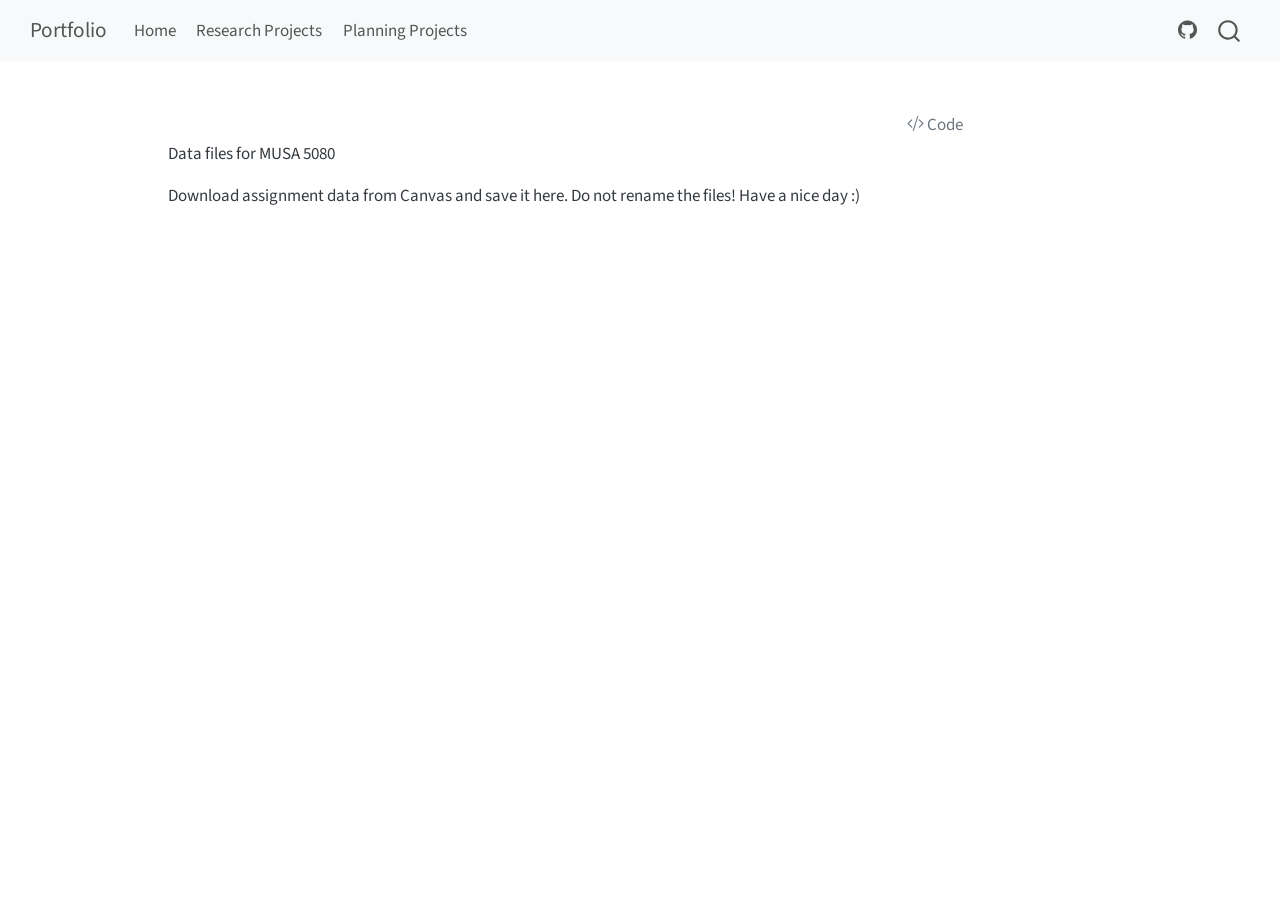
<file: docs/data/readme.html>
<!DOCTYPE html>
<html xmlns="http://www.w3.org/1999/xhtml" lang="en" xml:lang="en"><head>

<meta charset="utf-8">
<meta name="generator" content="quarto-1.6.42">

<meta name="viewport" content="width=device-width, initial-scale=1.0, user-scalable=yes">


<title>readme – Talyah Pierce - Portfolio Site</title>
<style>
code{white-space: pre-wrap;}
span.smallcaps{font-variant: small-caps;}
div.columns{display: flex; gap: min(4vw, 1.5em);}
div.column{flex: auto; overflow-x: auto;}
div.hanging-indent{margin-left: 1.5em; text-indent: -1.5em;}
ul.task-list{list-style: none;}
ul.task-list li input[type="checkbox"] {
  width: 0.8em;
  margin: 0 0.8em 0.2em -1em; /* quarto-specific, see https://github.com/quarto-dev/quarto-cli/issues/4556 */ 
  vertical-align: middle;
}
/* CSS for syntax highlighting */
pre > code.sourceCode { white-space: pre; position: relative; }
pre > code.sourceCode > span { line-height: 1.25; }
pre > code.sourceCode > span:empty { height: 1.2em; }
.sourceCode { overflow: visible; }
code.sourceCode > span { color: inherit; text-decoration: inherit; }
div.sourceCode { margin: 1em 0; }
pre.sourceCode { margin: 0; }
@media screen {
div.sourceCode { overflow: auto; }
}
@media print {
pre > code.sourceCode { white-space: pre-wrap; }
pre > code.sourceCode > span { display: inline-block; text-indent: -5em; padding-left: 5em; }
}
pre.numberSource code
  { counter-reset: source-line 0; }
pre.numberSource code > span
  { position: relative; left: -4em; counter-increment: source-line; }
pre.numberSource code > span > a:first-child::before
  { content: counter(source-line);
    position: relative; left: -1em; text-align: right; vertical-align: baseline;
    border: none; display: inline-block;
    -webkit-touch-callout: none; -webkit-user-select: none;
    -khtml-user-select: none; -moz-user-select: none;
    -ms-user-select: none; user-select: none;
    padding: 0 4px; width: 4em;
  }
pre.numberSource { margin-left: 3em;  padding-left: 4px; }
div.sourceCode
  {   }
@media screen {
pre > code.sourceCode > span > a:first-child::before { text-decoration: underline; }
}
</style>


<script src="../site_libs/quarto-nav/quarto-nav.js"></script>
<script src="../site_libs/quarto-nav/headroom.min.js"></script>
<script src="../site_libs/clipboard/clipboard.min.js"></script>
<script src="../site_libs/quarto-search/autocomplete.umd.js"></script>
<script src="../site_libs/quarto-search/fuse.min.js"></script>
<script src="../site_libs/quarto-search/quarto-search.js"></script>
<meta name="quarto:offset" content="../">
<script src="../site_libs/quarto-html/quarto.js"></script>
<script src="../site_libs/quarto-html/popper.min.js"></script>
<script src="../site_libs/quarto-html/tippy.umd.min.js"></script>
<script src="../site_libs/quarto-html/anchor.min.js"></script>
<link href="../site_libs/quarto-html/tippy.css" rel="stylesheet">
<link href="../site_libs/quarto-html/quarto-syntax-highlighting-2f5df379a58b258e96c21c0638c20c03.css" rel="stylesheet" id="quarto-text-highlighting-styles">
<script src="../site_libs/bootstrap/bootstrap.min.js"></script>
<link href="../site_libs/bootstrap/bootstrap-icons.css" rel="stylesheet">
<link href="../site_libs/bootstrap/bootstrap-6bd9cfa162949bde0a231f530c97869d.min.css" rel="stylesheet" append-hash="true" id="quarto-bootstrap" data-mode="light">
<script id="quarto-search-options" type="application/json">{
  "location": "navbar",
  "copy-button": false,
  "collapse-after": 3,
  "panel-placement": "end",
  "type": "overlay",
  "limit": 50,
  "keyboard-shortcut": [
    "f",
    "/",
    "s"
  ],
  "show-item-context": false,
  "language": {
    "search-no-results-text": "No results",
    "search-matching-documents-text": "matching documents",
    "search-copy-link-title": "Copy link to search",
    "search-hide-matches-text": "Hide additional matches",
    "search-more-match-text": "more match in this document",
    "search-more-matches-text": "more matches in this document",
    "search-clear-button-title": "Clear",
    "search-text-placeholder": "",
    "search-detached-cancel-button-title": "Cancel",
    "search-submit-button-title": "Submit",
    "search-label": "Search"
  }
}</script>


<link rel="stylesheet" href="../styles.css">
</head>

<body class="nav-fixed">

<div id="quarto-search-results"></div>
  <header id="quarto-header" class="headroom fixed-top">
    <nav class="navbar navbar-expand-lg " data-bs-theme="dark">
      <div class="navbar-container container-fluid">
      <div class="navbar-brand-container mx-auto">
    <a class="navbar-brand" href="../index.html">
    <span class="navbar-title">Portfolio</span>
    </a>
  </div>
            <div id="quarto-search" class="" title="Search"></div>
          <button class="navbar-toggler" type="button" data-bs-toggle="collapse" data-bs-target="#navbarCollapse" aria-controls="navbarCollapse" role="menu" aria-expanded="false" aria-label="Toggle navigation" onclick="if (window.quartoToggleHeadroom) { window.quartoToggleHeadroom(); }">
  <span class="navbar-toggler-icon"></span>
</button>
          <div class="collapse navbar-collapse" id="navbarCollapse">
            <ul class="navbar-nav navbar-nav-scroll me-auto">
  <li class="nav-item">
    <a class="nav-link" href="../index.html"> 
<span class="menu-text">Home</span></a>
  </li>  
  <li class="nav-item">
    <a class="nav-link" href="../Academic Research/index.html"> 
<span class="menu-text">Research Projects</span></a>
  </li>  
  <li class="nav-item">
    <a class="nav-link" href="../Planning Projects/index.html"> 
<span class="menu-text">Planning Projects</span></a>
  </li>  
</ul>
            <ul class="navbar-nav navbar-nav-scroll ms-auto">
  <li class="nav-item compact">
    <a class="nav-link" href="https://github.com/talyahpierce/Portfolio-Site"> <i class="bi bi-github" role="img">
</i> 
<span class="menu-text"></span></a>
  </li>  
</ul>
          </div> <!-- /navcollapse -->
            <div class="quarto-navbar-tools">
</div>
      </div> <!-- /container-fluid -->
    </nav>
</header>
<!-- content -->
<div id="quarto-content" class="quarto-container page-columns page-rows-contents page-layout-article page-navbar">
<!-- sidebar -->
<!-- margin-sidebar -->
    <div id="quarto-margin-sidebar" class="sidebar margin-sidebar zindex-bottom">
        
    </div>
<!-- main -->
<main class="content" id="quarto-document-content"><header id="title-block-header" class="quarto-title-block"><h1 class="title display-7"></h1></header><div class="quarto-title-block"><div class="quarto-title-tools-only"><button type="button" class="btn code-tools-button" id="quarto-code-tools-source"><i class="bi"></i> Code</button></div></div>




<p>Data files for MUSA 5080</p>
<p>Download assignment data from Canvas and save it here. Do not rename the files! Have a nice day :)</p>


<!-- -->


</main> <!-- /main -->
<script id="quarto-html-after-body" type="application/javascript">
window.document.addEventListener("DOMContentLoaded", function (event) {
  const toggleBodyColorMode = (bsSheetEl) => {
    const mode = bsSheetEl.getAttribute("data-mode");
    const bodyEl = window.document.querySelector("body");
    if (mode === "dark") {
      bodyEl.classList.add("quarto-dark");
      bodyEl.classList.remove("quarto-light");
    } else {
      bodyEl.classList.add("quarto-light");
      bodyEl.classList.remove("quarto-dark");
    }
  }
  const toggleBodyColorPrimary = () => {
    const bsSheetEl = window.document.querySelector("link#quarto-bootstrap");
    if (bsSheetEl) {
      toggleBodyColorMode(bsSheetEl);
    }
  }
  toggleBodyColorPrimary();  
  const icon = "";
  const anchorJS = new window.AnchorJS();
  anchorJS.options = {
    placement: 'right',
    icon: icon
  };
  anchorJS.add('.anchored');
  const isCodeAnnotation = (el) => {
    for (const clz of el.classList) {
      if (clz.startsWith('code-annotation-')) {                     
        return true;
      }
    }
    return false;
  }
  const onCopySuccess = function(e) {
    // button target
    const button = e.trigger;
    // don't keep focus
    button.blur();
    // flash "checked"
    button.classList.add('code-copy-button-checked');
    var currentTitle = button.getAttribute("title");
    button.setAttribute("title", "Copied!");
    let tooltip;
    if (window.bootstrap) {
      button.setAttribute("data-bs-toggle", "tooltip");
      button.setAttribute("data-bs-placement", "left");
      button.setAttribute("data-bs-title", "Copied!");
      tooltip = new bootstrap.Tooltip(button, 
        { trigger: "manual", 
          customClass: "code-copy-button-tooltip",
          offset: [0, -8]});
      tooltip.show();    
    }
    setTimeout(function() {
      if (tooltip) {
        tooltip.hide();
        button.removeAttribute("data-bs-title");
        button.removeAttribute("data-bs-toggle");
        button.removeAttribute("data-bs-placement");
      }
      button.setAttribute("title", currentTitle);
      button.classList.remove('code-copy-button-checked');
    }, 1000);
    // clear code selection
    e.clearSelection();
  }
  const getTextToCopy = function(trigger) {
      const codeEl = trigger.previousElementSibling.cloneNode(true);
      for (const childEl of codeEl.children) {
        if (isCodeAnnotation(childEl)) {
          childEl.remove();
        }
      }
      return codeEl.innerText;
  }
  const clipboard = new window.ClipboardJS('.code-copy-button:not([data-in-quarto-modal])', {
    text: getTextToCopy
  });
  clipboard.on('success', onCopySuccess);
  if (window.document.getElementById('quarto-embedded-source-code-modal')) {
    const clipboardModal = new window.ClipboardJS('.code-copy-button[data-in-quarto-modal]', {
      text: getTextToCopy,
      container: window.document.getElementById('quarto-embedded-source-code-modal')
    });
    clipboardModal.on('success', onCopySuccess);
  }
  const viewSource = window.document.getElementById('quarto-view-source') ||
                     window.document.getElementById('quarto-code-tools-source');
  if (viewSource) {
    const sourceUrl = viewSource.getAttribute("data-quarto-source-url");
    viewSource.addEventListener("click", function(e) {
      if (sourceUrl) {
        // rstudio viewer pane
        if (/\bcapabilities=\b/.test(window.location)) {
          window.open(sourceUrl);
        } else {
          window.location.href = sourceUrl;
        }
      } else {
        const modal = new bootstrap.Modal(document.getElementById('quarto-embedded-source-code-modal'));
        modal.show();
      }
      return false;
    });
  }
  function toggleCodeHandler(show) {
    return function(e) {
      const detailsSrc = window.document.querySelectorAll(".cell > details > .sourceCode");
      for (let i=0; i<detailsSrc.length; i++) {
        const details = detailsSrc[i].parentElement;
        if (show) {
          details.open = true;
        } else {
          details.removeAttribute("open");
        }
      }
      const cellCodeDivs = window.document.querySelectorAll(".cell > .sourceCode");
      const fromCls = show ? "hidden" : "unhidden";
      const toCls = show ? "unhidden" : "hidden";
      for (let i=0; i<cellCodeDivs.length; i++) {
        const codeDiv = cellCodeDivs[i];
        if (codeDiv.classList.contains(fromCls)) {
          codeDiv.classList.remove(fromCls);
          codeDiv.classList.add(toCls);
        } 
      }
      return false;
    }
  }
  const hideAllCode = window.document.getElementById("quarto-hide-all-code");
  if (hideAllCode) {
    hideAllCode.addEventListener("click", toggleCodeHandler(false));
  }
  const showAllCode = window.document.getElementById("quarto-show-all-code");
  if (showAllCode) {
    showAllCode.addEventListener("click", toggleCodeHandler(true));
  }
    var localhostRegex = new RegExp(/^(?:http|https):\/\/localhost\:?[0-9]*\//);
    var mailtoRegex = new RegExp(/^mailto:/);
      var filterRegex = new RegExp('/' + window.location.host + '/');
    var isInternal = (href) => {
        return filterRegex.test(href) || localhostRegex.test(href) || mailtoRegex.test(href);
    }
    // Inspect non-navigation links and adorn them if external
 	var links = window.document.querySelectorAll('a[href]:not(.nav-link):not(.navbar-brand):not(.toc-action):not(.sidebar-link):not(.sidebar-item-toggle):not(.pagination-link):not(.no-external):not([aria-hidden]):not(.dropdown-item):not(.quarto-navigation-tool):not(.about-link)');
    for (var i=0; i<links.length; i++) {
      const link = links[i];
      if (!isInternal(link.href)) {
        // undo the damage that might have been done by quarto-nav.js in the case of
        // links that we want to consider external
        if (link.dataset.originalHref !== undefined) {
          link.href = link.dataset.originalHref;
        }
      }
    }
  function tippyHover(el, contentFn, onTriggerFn, onUntriggerFn) {
    const config = {
      allowHTML: true,
      maxWidth: 500,
      delay: 100,
      arrow: false,
      appendTo: function(el) {
          return el.parentElement;
      },
      interactive: true,
      interactiveBorder: 10,
      theme: 'quarto',
      placement: 'bottom-start',
    };
    if (contentFn) {
      config.content = contentFn;
    }
    if (onTriggerFn) {
      config.onTrigger = onTriggerFn;
    }
    if (onUntriggerFn) {
      config.onUntrigger = onUntriggerFn;
    }
    window.tippy(el, config); 
  }
  const noterefs = window.document.querySelectorAll('a[role="doc-noteref"]');
  for (var i=0; i<noterefs.length; i++) {
    const ref = noterefs[i];
    tippyHover(ref, function() {
      // use id or data attribute instead here
      let href = ref.getAttribute('data-footnote-href') || ref.getAttribute('href');
      try { href = new URL(href).hash; } catch {}
      const id = href.replace(/^#\/?/, "");
      const note = window.document.getElementById(id);
      if (note) {
        return note.innerHTML;
      } else {
        return "";
      }
    });
  }
  const xrefs = window.document.querySelectorAll('a.quarto-xref');
  const processXRef = (id, note) => {
    // Strip column container classes
    const stripColumnClz = (el) => {
      el.classList.remove("page-full", "page-columns");
      if (el.children) {
        for (const child of el.children) {
          stripColumnClz(child);
        }
      }
    }
    stripColumnClz(note)
    if (id === null || id.startsWith('sec-')) {
      // Special case sections, only their first couple elements
      const container = document.createElement("div");
      if (note.children && note.children.length > 2) {
        container.appendChild(note.children[0].cloneNode(true));
        for (let i = 1; i < note.children.length; i++) {
          const child = note.children[i];
          if (child.tagName === "P" && child.innerText === "") {
            continue;
          } else {
            container.appendChild(child.cloneNode(true));
            break;
          }
        }
        if (window.Quarto?.typesetMath) {
          window.Quarto.typesetMath(container);
        }
        return container.innerHTML
      } else {
        if (window.Quarto?.typesetMath) {
          window.Quarto.typesetMath(note);
        }
        return note.innerHTML;
      }
    } else {
      // Remove any anchor links if they are present
      const anchorLink = note.querySelector('a.anchorjs-link');
      if (anchorLink) {
        anchorLink.remove();
      }
      if (window.Quarto?.typesetMath) {
        window.Quarto.typesetMath(note);
      }
      if (note.classList.contains("callout")) {
        return note.outerHTML;
      } else {
        return note.innerHTML;
      }
    }
  }
  for (var i=0; i<xrefs.length; i++) {
    const xref = xrefs[i];
    tippyHover(xref, undefined, function(instance) {
      instance.disable();
      let url = xref.getAttribute('href');
      let hash = undefined; 
      if (url.startsWith('#')) {
        hash = url;
      } else {
        try { hash = new URL(url).hash; } catch {}
      }
      if (hash) {
        const id = hash.replace(/^#\/?/, "");
        const note = window.document.getElementById(id);
        if (note !== null) {
          try {
            const html = processXRef(id, note.cloneNode(true));
            instance.setContent(html);
          } finally {
            instance.enable();
            instance.show();
          }
        } else {
          // See if we can fetch this
          fetch(url.split('#')[0])
          .then(res => res.text())
          .then(html => {
            const parser = new DOMParser();
            const htmlDoc = parser.parseFromString(html, "text/html");
            const note = htmlDoc.getElementById(id);
            if (note !== null) {
              const html = processXRef(id, note);
              instance.setContent(html);
            } 
          }).finally(() => {
            instance.enable();
            instance.show();
          });
        }
      } else {
        // See if we can fetch a full url (with no hash to target)
        // This is a special case and we should probably do some content thinning / targeting
        fetch(url)
        .then(res => res.text())
        .then(html => {
          const parser = new DOMParser();
          const htmlDoc = parser.parseFromString(html, "text/html");
          const note = htmlDoc.querySelector('main.content');
          if (note !== null) {
            // This should only happen for chapter cross references
            // (since there is no id in the URL)
            // remove the first header
            if (note.children.length > 0 && note.children[0].tagName === "HEADER") {
              note.children[0].remove();
            }
            const html = processXRef(null, note);
            instance.setContent(html);
          } 
        }).finally(() => {
          instance.enable();
          instance.show();
        });
      }
    }, function(instance) {
    });
  }
      let selectedAnnoteEl;
      const selectorForAnnotation = ( cell, annotation) => {
        let cellAttr = 'data-code-cell="' + cell + '"';
        let lineAttr = 'data-code-annotation="' +  annotation + '"';
        const selector = 'span[' + cellAttr + '][' + lineAttr + ']';
        return selector;
      }
      const selectCodeLines = (annoteEl) => {
        const doc = window.document;
        const targetCell = annoteEl.getAttribute("data-target-cell");
        const targetAnnotation = annoteEl.getAttribute("data-target-annotation");
        const annoteSpan = window.document.querySelector(selectorForAnnotation(targetCell, targetAnnotation));
        const lines = annoteSpan.getAttribute("data-code-lines").split(",");
        const lineIds = lines.map((line) => {
          return targetCell + "-" + line;
        })
        let top = null;
        let height = null;
        let parent = null;
        if (lineIds.length > 0) {
            //compute the position of the single el (top and bottom and make a div)
            const el = window.document.getElementById(lineIds[0]);
            top = el.offsetTop;
            height = el.offsetHeight;
            parent = el.parentElement.parentElement;
          if (lineIds.length > 1) {
            const lastEl = window.document.getElementById(lineIds[lineIds.length - 1]);
            const bottom = lastEl.offsetTop + lastEl.offsetHeight;
            height = bottom - top;
          }
          if (top !== null && height !== null && parent !== null) {
            // cook up a div (if necessary) and position it 
            let div = window.document.getElementById("code-annotation-line-highlight");
            if (div === null) {
              div = window.document.createElement("div");
              div.setAttribute("id", "code-annotation-line-highlight");
              div.style.position = 'absolute';
              parent.appendChild(div);
            }
            div.style.top = top - 2 + "px";
            div.style.height = height + 4 + "px";
            div.style.left = 0;
            let gutterDiv = window.document.getElementById("code-annotation-line-highlight-gutter");
            if (gutterDiv === null) {
              gutterDiv = window.document.createElement("div");
              gutterDiv.setAttribute("id", "code-annotation-line-highlight-gutter");
              gutterDiv.style.position = 'absolute';
              const codeCell = window.document.getElementById(targetCell);
              const gutter = codeCell.querySelector('.code-annotation-gutter');
              gutter.appendChild(gutterDiv);
            }
            gutterDiv.style.top = top - 2 + "px";
            gutterDiv.style.height = height + 4 + "px";
          }
          selectedAnnoteEl = annoteEl;
        }
      };
      const unselectCodeLines = () => {
        const elementsIds = ["code-annotation-line-highlight", "code-annotation-line-highlight-gutter"];
        elementsIds.forEach((elId) => {
          const div = window.document.getElementById(elId);
          if (div) {
            div.remove();
          }
        });
        selectedAnnoteEl = undefined;
      };
        // Handle positioning of the toggle
    window.addEventListener(
      "resize",
      throttle(() => {
        elRect = undefined;
        if (selectedAnnoteEl) {
          selectCodeLines(selectedAnnoteEl);
        }
      }, 10)
    );
    function throttle(fn, ms) {
    let throttle = false;
    let timer;
      return (...args) => {
        if(!throttle) { // first call gets through
            fn.apply(this, args);
            throttle = true;
        } else { // all the others get throttled
            if(timer) clearTimeout(timer); // cancel #2
            timer = setTimeout(() => {
              fn.apply(this, args);
              timer = throttle = false;
            }, ms);
        }
      };
    }
      // Attach click handler to the DT
      const annoteDls = window.document.querySelectorAll('dt[data-target-cell]');
      for (const annoteDlNode of annoteDls) {
        annoteDlNode.addEventListener('click', (event) => {
          const clickedEl = event.target;
          if (clickedEl !== selectedAnnoteEl) {
            unselectCodeLines();
            const activeEl = window.document.querySelector('dt[data-target-cell].code-annotation-active');
            if (activeEl) {
              activeEl.classList.remove('code-annotation-active');
            }
            selectCodeLines(clickedEl);
            clickedEl.classList.add('code-annotation-active');
          } else {
            // Unselect the line
            unselectCodeLines();
            clickedEl.classList.remove('code-annotation-active');
          }
        });
      }
  const findCites = (el) => {
    const parentEl = el.parentElement;
    if (parentEl) {
      const cites = parentEl.dataset.cites;
      if (cites) {
        return {
          el,
          cites: cites.split(' ')
        };
      } else {
        return findCites(el.parentElement)
      }
    } else {
      return undefined;
    }
  };
  var bibliorefs = window.document.querySelectorAll('a[role="doc-biblioref"]');
  for (var i=0; i<bibliorefs.length; i++) {
    const ref = bibliorefs[i];
    const citeInfo = findCites(ref);
    if (citeInfo) {
      tippyHover(citeInfo.el, function() {
        var popup = window.document.createElement('div');
        citeInfo.cites.forEach(function(cite) {
          var citeDiv = window.document.createElement('div');
          citeDiv.classList.add('hanging-indent');
          citeDiv.classList.add('csl-entry');
          var biblioDiv = window.document.getElementById('ref-' + cite);
          if (biblioDiv) {
            citeDiv.innerHTML = biblioDiv.innerHTML;
          }
          popup.appendChild(citeDiv);
        });
        return popup.innerHTML;
      });
    }
  }
});
</script><div class="modal fade" id="quarto-embedded-source-code-modal" tabindex="-1" aria-labelledby="quarto-embedded-source-code-modal-label" aria-hidden="true"><div class="modal-dialog modal-dialog-scrollable"><div class="modal-content"><div class="modal-header"><h5 class="modal-title" id="quarto-embedded-source-code-modal-label">Source Code</h5><button class="btn-close" data-bs-dismiss="modal"></button></div><div class="modal-body"><div class="">
<div class="sourceCode" id="cb1" data-shortcodes="false"><pre class="sourceCode markdown code-with-copy"><code class="sourceCode markdown"><span id="cb1-1"><a href="#cb1-1" aria-hidden="true" tabindex="-1"></a>Data files for MUSA 5080</span>
<span id="cb1-2"><a href="#cb1-2" aria-hidden="true" tabindex="-1"></a></span>
<span id="cb1-3"><a href="#cb1-3" aria-hidden="true" tabindex="-1"></a>Download assignment data from Canvas and save it here.</span>
<span id="cb1-4"><a href="#cb1-4" aria-hidden="true" tabindex="-1"></a>Do not rename the files!</span>
<span id="cb1-5"><a href="#cb1-5" aria-hidden="true" tabindex="-1"></a>Have a nice day :)</span></code><button title="Copy to Clipboard" class="code-copy-button" data-in-quarto-modal=""><i class="bi"></i></button></pre></div>
</div></div></div></div></div>
</div> <!-- /content -->




</body></html>
</file>
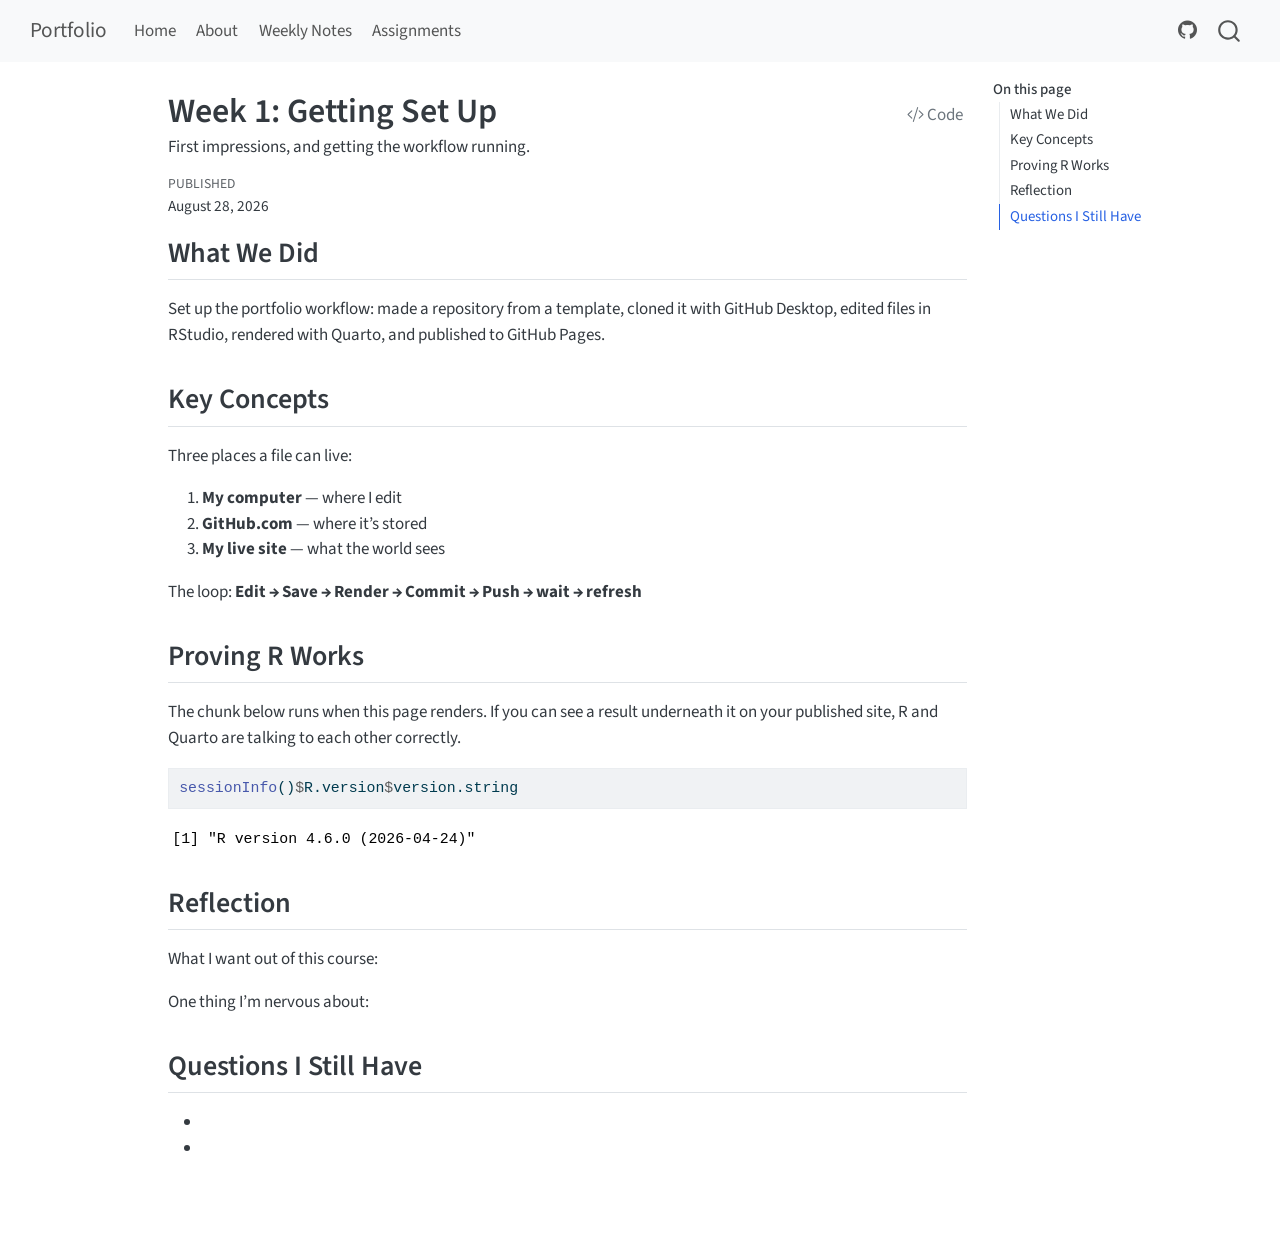
<file: docs/weekly-notes/week-01.html>
<!DOCTYPE html>
<html xmlns="http://www.w3.org/1999/xhtml" lang="en" xml:lang="en"><head>

<meta charset="utf-8">
<meta name="generator" content="quarto-1.6.42">

<meta name="viewport" content="width=device-width, initial-scale=1.0, user-scalable=yes">

<meta name="dcterms.date" content="2026-08-28">
<meta name="description" content="First impressions, and getting the workflow running.">

<title>Week 1: Getting Set Up – YOUR NAME HERE - MUSA 5080 Portfolio</title>
<style>
code{white-space: pre-wrap;}
span.smallcaps{font-variant: small-caps;}
div.columns{display: flex; gap: min(4vw, 1.5em);}
div.column{flex: auto; overflow-x: auto;}
div.hanging-indent{margin-left: 1.5em; text-indent: -1.5em;}
ul.task-list{list-style: none;}
ul.task-list li input[type="checkbox"] {
  width: 0.8em;
  margin: 0 0.8em 0.2em -1em; /* quarto-specific, see https://github.com/quarto-dev/quarto-cli/issues/4556 */ 
  vertical-align: middle;
}
/* CSS for syntax highlighting */
pre > code.sourceCode { white-space: pre; position: relative; }
pre > code.sourceCode > span { line-height: 1.25; }
pre > code.sourceCode > span:empty { height: 1.2em; }
.sourceCode { overflow: visible; }
code.sourceCode > span { color: inherit; text-decoration: inherit; }
div.sourceCode { margin: 1em 0; }
pre.sourceCode { margin: 0; }
@media screen {
div.sourceCode { overflow: auto; }
}
@media print {
pre > code.sourceCode { white-space: pre-wrap; }
pre > code.sourceCode > span { display: inline-block; text-indent: -5em; padding-left: 5em; }
}
pre.numberSource code
  { counter-reset: source-line 0; }
pre.numberSource code > span
  { position: relative; left: -4em; counter-increment: source-line; }
pre.numberSource code > span > a:first-child::before
  { content: counter(source-line);
    position: relative; left: -1em; text-align: right; vertical-align: baseline;
    border: none; display: inline-block;
    -webkit-touch-callout: none; -webkit-user-select: none;
    -khtml-user-select: none; -moz-user-select: none;
    -ms-user-select: none; user-select: none;
    padding: 0 4px; width: 4em;
  }
pre.numberSource { margin-left: 3em;  padding-left: 4px; }
div.sourceCode
  {   }
@media screen {
pre > code.sourceCode > span > a:first-child::before { text-decoration: underline; }
}
</style>


<script src="../site_libs/quarto-nav/quarto-nav.js"></script>
<script src="../site_libs/quarto-nav/headroom.min.js"></script>
<script src="../site_libs/clipboard/clipboard.min.js"></script>
<script src="../site_libs/quarto-search/autocomplete.umd.js"></script>
<script src="../site_libs/quarto-search/fuse.min.js"></script>
<script src="../site_libs/quarto-search/quarto-search.js"></script>
<meta name="quarto:offset" content="../">
<script src="../site_libs/quarto-html/quarto.js"></script>
<script src="../site_libs/quarto-html/popper.min.js"></script>
<script src="../site_libs/quarto-html/tippy.umd.min.js"></script>
<script src="../site_libs/quarto-html/anchor.min.js"></script>
<link href="../site_libs/quarto-html/tippy.css" rel="stylesheet">
<link href="../site_libs/quarto-html/quarto-syntax-highlighting-2f5df379a58b258e96c21c0638c20c03.css" rel="stylesheet" id="quarto-text-highlighting-styles">
<script src="../site_libs/bootstrap/bootstrap.min.js"></script>
<link href="../site_libs/bootstrap/bootstrap-icons.css" rel="stylesheet">
<link href="../site_libs/bootstrap/bootstrap-6bd9cfa162949bde0a231f530c97869d.min.css" rel="stylesheet" append-hash="true" id="quarto-bootstrap" data-mode="light">
<script id="quarto-search-options" type="application/json">{
  "location": "navbar",
  "copy-button": false,
  "collapse-after": 3,
  "panel-placement": "end",
  "type": "overlay",
  "limit": 50,
  "keyboard-shortcut": [
    "f",
    "/",
    "s"
  ],
  "show-item-context": false,
  "language": {
    "search-no-results-text": "No results",
    "search-matching-documents-text": "matching documents",
    "search-copy-link-title": "Copy link to search",
    "search-hide-matches-text": "Hide additional matches",
    "search-more-match-text": "more match in this document",
    "search-more-matches-text": "more matches in this document",
    "search-clear-button-title": "Clear",
    "search-text-placeholder": "",
    "search-detached-cancel-button-title": "Cancel",
    "search-submit-button-title": "Submit",
    "search-label": "Search"
  }
}</script>


</head>

<body class="nav-fixed">

<div id="quarto-search-results"></div>
  <header id="quarto-header" class="headroom fixed-top">
    <nav class="navbar navbar-expand-lg " data-bs-theme="dark">
      <div class="navbar-container container-fluid">
      <div class="navbar-brand-container mx-auto">
    <a class="navbar-brand" href="../index.html">
    <span class="navbar-title">Portfolio</span>
    </a>
  </div>
            <div id="quarto-search" class="" title="Search"></div>
          <button class="navbar-toggler" type="button" data-bs-toggle="collapse" data-bs-target="#navbarCollapse" aria-controls="navbarCollapse" role="menu" aria-expanded="false" aria-label="Toggle navigation" onclick="if (window.quartoToggleHeadroom) { window.quartoToggleHeadroom(); }">
  <span class="navbar-toggler-icon"></span>
</button>
          <div class="collapse navbar-collapse" id="navbarCollapse">
            <ul class="navbar-nav navbar-nav-scroll me-auto">
  <li class="nav-item">
    <a class="nav-link" href="../index.html"> 
<span class="menu-text">Home</span></a>
  </li>  
  <li class="nav-item">
    <a class="nav-link" href="../about.html"> 
<span class="menu-text">About</span></a>
  </li>  
  <li class="nav-item">
    <a class="nav-link" href="../weekly-notes/index.html"> 
<span class="menu-text">Weekly Notes</span></a>
  </li>  
  <li class="nav-item">
    <a class="nav-link" href="../assignments/index.html"> 
<span class="menu-text">Assignments</span></a>
  </li>  
</ul>
            <ul class="navbar-nav navbar-nav-scroll ms-auto">
  <li class="nav-item compact">
    <a class="nav-link" href="https://github.com/YOUR-USERNAME-HERE/MUSA-5080-portfolio"> <i class="bi bi-github" role="img">
</i> 
<span class="menu-text"></span></a>
  </li>  
</ul>
          </div> <!-- /navcollapse -->
            <div class="quarto-navbar-tools">
</div>
      </div> <!-- /container-fluid -->
    </nav>
</header>
<!-- content -->
<div id="quarto-content" class="quarto-container page-columns page-rows-contents page-layout-article page-navbar">
<!-- sidebar -->
<!-- margin-sidebar -->
    <div id="quarto-margin-sidebar" class="sidebar margin-sidebar">
        <nav id="TOC" role="doc-toc" class="toc-active">
    <h2 id="toc-title">On this page</h2>
   
  <ul>
  <li><a href="#what-we-did" id="toc-what-we-did" class="nav-link active" data-scroll-target="#what-we-did">What We Did</a></li>
  <li><a href="#key-concepts" id="toc-key-concepts" class="nav-link" data-scroll-target="#key-concepts">Key Concepts</a></li>
  <li><a href="#proving-r-works" id="toc-proving-r-works" class="nav-link" data-scroll-target="#proving-r-works">Proving R Works</a></li>
  <li><a href="#reflection" id="toc-reflection" class="nav-link" data-scroll-target="#reflection">Reflection</a></li>
  <li><a href="#questions-i-still-have" id="toc-questions-i-still-have" class="nav-link" data-scroll-target="#questions-i-still-have">Questions I Still Have</a></li>
  </ul>
</nav>
    </div>
<!-- main -->
<main class="content" id="quarto-document-content">

<header id="title-block-header" class="quarto-title-block default">
<div class="quarto-title">
<div class="quarto-title-block"><div><h1 class="title">Week 1: Getting Set Up</h1><button type="button" class="btn code-tools-button" id="quarto-code-tools-source"><i class="bi"></i> Code</button></div></div>
</div>

<div>
  <div class="description">
    First impressions, and getting the workflow running.
  </div>
</div>


<div class="quarto-title-meta">

    
    <div>
    <div class="quarto-title-meta-heading">Published</div>
    <div class="quarto-title-meta-contents">
      <p class="date">August 28, 2026</p>
    </div>
  </div>
  
    
  </div>
  


</header>


<section id="what-we-did" class="level2">
<h2 class="anchored" data-anchor-id="what-we-did">What We Did</h2>
<!-- CHANGE THIS: replace with your own notes -->
<p>Set up the portfolio workflow: made a repository from a template, cloned it with GitHub Desktop, edited files in RStudio, rendered with Quarto, and published to GitHub Pages.</p>
</section>
<section id="key-concepts" class="level2">
<h2 class="anchored" data-anchor-id="key-concepts">Key Concepts</h2>
<p>Three places a file can live:</p>
<ol type="1">
<li><strong>My computer</strong> — where I edit</li>
<li><strong>GitHub.com</strong> — where it’s stored</li>
<li><strong>My live site</strong> — what the world sees</li>
</ol>
<p>The loop: <strong>Edit → Save → Render → Commit → Push → wait → refresh</strong></p>
</section>
<section id="proving-r-works" class="level2">
<h2 class="anchored" data-anchor-id="proving-r-works">Proving R Works</h2>
<p>The chunk below runs when this page renders. If you can see a result underneath it on your published site, R and Quarto are talking to each other correctly.</p>
<div class="cell">
<div class="sourceCode cell-code" id="cb1"><pre class="sourceCode r code-with-copy"><code class="sourceCode r"><span id="cb1-1"><a href="#cb1-1" aria-hidden="true" tabindex="-1"></a><span class="fu">sessionInfo</span>()<span class="sc">$</span>R.version<span class="sc">$</span>version.string</span></code><button title="Copy to Clipboard" class="code-copy-button"><i class="bi"></i></button></pre></div>
<div class="cell-output cell-output-stdout">
<pre><code>[1] "R version 4.6.0 (2026-04-24)"</code></pre>
</div>
</div>
</section>
<section id="reflection" class="level2">
<h2 class="anchored" data-anchor-id="reflection">Reflection</h2>
<!-- CHANGE THIS: 3-4 sentences -->
<p>What I want out of this course:</p>
<p>One thing I’m nervous about:</p>
</section>
<section id="questions-i-still-have" class="level2">
<h2 class="anchored" data-anchor-id="questions-i-still-have">Questions I Still Have</h2>
<ul>
<li></li>
<li></li>
</ul>


<!-- -->

</section>

</main> <!-- /main -->
<script id="quarto-html-after-body" type="application/javascript">
window.document.addEventListener("DOMContentLoaded", function (event) {
  const toggleBodyColorMode = (bsSheetEl) => {
    const mode = bsSheetEl.getAttribute("data-mode");
    const bodyEl = window.document.querySelector("body");
    if (mode === "dark") {
      bodyEl.classList.add("quarto-dark");
      bodyEl.classList.remove("quarto-light");
    } else {
      bodyEl.classList.add("quarto-light");
      bodyEl.classList.remove("quarto-dark");
    }
  }
  const toggleBodyColorPrimary = () => {
    const bsSheetEl = window.document.querySelector("link#quarto-bootstrap");
    if (bsSheetEl) {
      toggleBodyColorMode(bsSheetEl);
    }
  }
  toggleBodyColorPrimary();  
  const icon = "";
  const anchorJS = new window.AnchorJS();
  anchorJS.options = {
    placement: 'right',
    icon: icon
  };
  anchorJS.add('.anchored');
  const isCodeAnnotation = (el) => {
    for (const clz of el.classList) {
      if (clz.startsWith('code-annotation-')) {                     
        return true;
      }
    }
    return false;
  }
  const onCopySuccess = function(e) {
    // button target
    const button = e.trigger;
    // don't keep focus
    button.blur();
    // flash "checked"
    button.classList.add('code-copy-button-checked');
    var currentTitle = button.getAttribute("title");
    button.setAttribute("title", "Copied!");
    let tooltip;
    if (window.bootstrap) {
      button.setAttribute("data-bs-toggle", "tooltip");
      button.setAttribute("data-bs-placement", "left");
      button.setAttribute("data-bs-title", "Copied!");
      tooltip = new bootstrap.Tooltip(button, 
        { trigger: "manual", 
          customClass: "code-copy-button-tooltip",
          offset: [0, -8]});
      tooltip.show();    
    }
    setTimeout(function() {
      if (tooltip) {
        tooltip.hide();
        button.removeAttribute("data-bs-title");
        button.removeAttribute("data-bs-toggle");
        button.removeAttribute("data-bs-placement");
      }
      button.setAttribute("title", currentTitle);
      button.classList.remove('code-copy-button-checked');
    }, 1000);
    // clear code selection
    e.clearSelection();
  }
  const getTextToCopy = function(trigger) {
      const codeEl = trigger.previousElementSibling.cloneNode(true);
      for (const childEl of codeEl.children) {
        if (isCodeAnnotation(childEl)) {
          childEl.remove();
        }
      }
      return codeEl.innerText;
  }
  const clipboard = new window.ClipboardJS('.code-copy-button:not([data-in-quarto-modal])', {
    text: getTextToCopy
  });
  clipboard.on('success', onCopySuccess);
  if (window.document.getElementById('quarto-embedded-source-code-modal')) {
    const clipboardModal = new window.ClipboardJS('.code-copy-button[data-in-quarto-modal]', {
      text: getTextToCopy,
      container: window.document.getElementById('quarto-embedded-source-code-modal')
    });
    clipboardModal.on('success', onCopySuccess);
  }
  const viewSource = window.document.getElementById('quarto-view-source') ||
                     window.document.getElementById('quarto-code-tools-source');
  if (viewSource) {
    const sourceUrl = viewSource.getAttribute("data-quarto-source-url");
    viewSource.addEventListener("click", function(e) {
      if (sourceUrl) {
        // rstudio viewer pane
        if (/\bcapabilities=\b/.test(window.location)) {
          window.open(sourceUrl);
        } else {
          window.location.href = sourceUrl;
        }
      } else {
        const modal = new bootstrap.Modal(document.getElementById('quarto-embedded-source-code-modal'));
        modal.show();
      }
      return false;
    });
  }
  function toggleCodeHandler(show) {
    return function(e) {
      const detailsSrc = window.document.querySelectorAll(".cell > details > .sourceCode");
      for (let i=0; i<detailsSrc.length; i++) {
        const details = detailsSrc[i].parentElement;
        if (show) {
          details.open = true;
        } else {
          details.removeAttribute("open");
        }
      }
      const cellCodeDivs = window.document.querySelectorAll(".cell > .sourceCode");
      const fromCls = show ? "hidden" : "unhidden";
      const toCls = show ? "unhidden" : "hidden";
      for (let i=0; i<cellCodeDivs.length; i++) {
        const codeDiv = cellCodeDivs[i];
        if (codeDiv.classList.contains(fromCls)) {
          codeDiv.classList.remove(fromCls);
          codeDiv.classList.add(toCls);
        } 
      }
      return false;
    }
  }
  const hideAllCode = window.document.getElementById("quarto-hide-all-code");
  if (hideAllCode) {
    hideAllCode.addEventListener("click", toggleCodeHandler(false));
  }
  const showAllCode = window.document.getElementById("quarto-show-all-code");
  if (showAllCode) {
    showAllCode.addEventListener("click", toggleCodeHandler(true));
  }
    var localhostRegex = new RegExp(/^(?:http|https):\/\/localhost\:?[0-9]*\//);
    var mailtoRegex = new RegExp(/^mailto:/);
      var filterRegex = new RegExp('/' + window.location.host + '/');
    var isInternal = (href) => {
        return filterRegex.test(href) || localhostRegex.test(href) || mailtoRegex.test(href);
    }
    // Inspect non-navigation links and adorn them if external
 	var links = window.document.querySelectorAll('a[href]:not(.nav-link):not(.navbar-brand):not(.toc-action):not(.sidebar-link):not(.sidebar-item-toggle):not(.pagination-link):not(.no-external):not([aria-hidden]):not(.dropdown-item):not(.quarto-navigation-tool):not(.about-link)');
    for (var i=0; i<links.length; i++) {
      const link = links[i];
      if (!isInternal(link.href)) {
        // undo the damage that might have been done by quarto-nav.js in the case of
        // links that we want to consider external
        if (link.dataset.originalHref !== undefined) {
          link.href = link.dataset.originalHref;
        }
      }
    }
  function tippyHover(el, contentFn, onTriggerFn, onUntriggerFn) {
    const config = {
      allowHTML: true,
      maxWidth: 500,
      delay: 100,
      arrow: false,
      appendTo: function(el) {
          return el.parentElement;
      },
      interactive: true,
      interactiveBorder: 10,
      theme: 'quarto',
      placement: 'bottom-start',
    };
    if (contentFn) {
      config.content = contentFn;
    }
    if (onTriggerFn) {
      config.onTrigger = onTriggerFn;
    }
    if (onUntriggerFn) {
      config.onUntrigger = onUntriggerFn;
    }
    window.tippy(el, config); 
  }
  const noterefs = window.document.querySelectorAll('a[role="doc-noteref"]');
  for (var i=0; i<noterefs.length; i++) {
    const ref = noterefs[i];
    tippyHover(ref, function() {
      // use id or data attribute instead here
      let href = ref.getAttribute('data-footnote-href') || ref.getAttribute('href');
      try { href = new URL(href).hash; } catch {}
      const id = href.replace(/^#\/?/, "");
      const note = window.document.getElementById(id);
      if (note) {
        return note.innerHTML;
      } else {
        return "";
      }
    });
  }
  const xrefs = window.document.querySelectorAll('a.quarto-xref');
  const processXRef = (id, note) => {
    // Strip column container classes
    const stripColumnClz = (el) => {
      el.classList.remove("page-full", "page-columns");
      if (el.children) {
        for (const child of el.children) {
          stripColumnClz(child);
        }
      }
    }
    stripColumnClz(note)
    if (id === null || id.startsWith('sec-')) {
      // Special case sections, only their first couple elements
      const container = document.createElement("div");
      if (note.children && note.children.length > 2) {
        container.appendChild(note.children[0].cloneNode(true));
        for (let i = 1; i < note.children.length; i++) {
          const child = note.children[i];
          if (child.tagName === "P" && child.innerText === "") {
            continue;
          } else {
            container.appendChild(child.cloneNode(true));
            break;
          }
        }
        if (window.Quarto?.typesetMath) {
          window.Quarto.typesetMath(container);
        }
        return container.innerHTML
      } else {
        if (window.Quarto?.typesetMath) {
          window.Quarto.typesetMath(note);
        }
        return note.innerHTML;
      }
    } else {
      // Remove any anchor links if they are present
      const anchorLink = note.querySelector('a.anchorjs-link');
      if (anchorLink) {
        anchorLink.remove();
      }
      if (window.Quarto?.typesetMath) {
        window.Quarto.typesetMath(note);
      }
      if (note.classList.contains("callout")) {
        return note.outerHTML;
      } else {
        return note.innerHTML;
      }
    }
  }
  for (var i=0; i<xrefs.length; i++) {
    const xref = xrefs[i];
    tippyHover(xref, undefined, function(instance) {
      instance.disable();
      let url = xref.getAttribute('href');
      let hash = undefined; 
      if (url.startsWith('#')) {
        hash = url;
      } else {
        try { hash = new URL(url).hash; } catch {}
      }
      if (hash) {
        const id = hash.replace(/^#\/?/, "");
        const note = window.document.getElementById(id);
        if (note !== null) {
          try {
            const html = processXRef(id, note.cloneNode(true));
            instance.setContent(html);
          } finally {
            instance.enable();
            instance.show();
          }
        } else {
          // See if we can fetch this
          fetch(url.split('#')[0])
          .then(res => res.text())
          .then(html => {
            const parser = new DOMParser();
            const htmlDoc = parser.parseFromString(html, "text/html");
            const note = htmlDoc.getElementById(id);
            if (note !== null) {
              const html = processXRef(id, note);
              instance.setContent(html);
            } 
          }).finally(() => {
            instance.enable();
            instance.show();
          });
        }
      } else {
        // See if we can fetch a full url (with no hash to target)
        // This is a special case and we should probably do some content thinning / targeting
        fetch(url)
        .then(res => res.text())
        .then(html => {
          const parser = new DOMParser();
          const htmlDoc = parser.parseFromString(html, "text/html");
          const note = htmlDoc.querySelector('main.content');
          if (note !== null) {
            // This should only happen for chapter cross references
            // (since there is no id in the URL)
            // remove the first header
            if (note.children.length > 0 && note.children[0].tagName === "HEADER") {
              note.children[0].remove();
            }
            const html = processXRef(null, note);
            instance.setContent(html);
          } 
        }).finally(() => {
          instance.enable();
          instance.show();
        });
      }
    }, function(instance) {
    });
  }
      let selectedAnnoteEl;
      const selectorForAnnotation = ( cell, annotation) => {
        let cellAttr = 'data-code-cell="' + cell + '"';
        let lineAttr = 'data-code-annotation="' +  annotation + '"';
        const selector = 'span[' + cellAttr + '][' + lineAttr + ']';
        return selector;
      }
      const selectCodeLines = (annoteEl) => {
        const doc = window.document;
        const targetCell = annoteEl.getAttribute("data-target-cell");
        const targetAnnotation = annoteEl.getAttribute("data-target-annotation");
        const annoteSpan = window.document.querySelector(selectorForAnnotation(targetCell, targetAnnotation));
        const lines = annoteSpan.getAttribute("data-code-lines").split(",");
        const lineIds = lines.map((line) => {
          return targetCell + "-" + line;
        })
        let top = null;
        let height = null;
        let parent = null;
        if (lineIds.length > 0) {
            //compute the position of the single el (top and bottom and make a div)
            const el = window.document.getElementById(lineIds[0]);
            top = el.offsetTop;
            height = el.offsetHeight;
            parent = el.parentElement.parentElement;
          if (lineIds.length > 1) {
            const lastEl = window.document.getElementById(lineIds[lineIds.length - 1]);
            const bottom = lastEl.offsetTop + lastEl.offsetHeight;
            height = bottom - top;
          }
          if (top !== null && height !== null && parent !== null) {
            // cook up a div (if necessary) and position it 
            let div = window.document.getElementById("code-annotation-line-highlight");
            if (div === null) {
              div = window.document.createElement("div");
              div.setAttribute("id", "code-annotation-line-highlight");
              div.style.position = 'absolute';
              parent.appendChild(div);
            }
            div.style.top = top - 2 + "px";
            div.style.height = height + 4 + "px";
            div.style.left = 0;
            let gutterDiv = window.document.getElementById("code-annotation-line-highlight-gutter");
            if (gutterDiv === null) {
              gutterDiv = window.document.createElement("div");
              gutterDiv.setAttribute("id", "code-annotation-line-highlight-gutter");
              gutterDiv.style.position = 'absolute';
              const codeCell = window.document.getElementById(targetCell);
              const gutter = codeCell.querySelector('.code-annotation-gutter');
              gutter.appendChild(gutterDiv);
            }
            gutterDiv.style.top = top - 2 + "px";
            gutterDiv.style.height = height + 4 + "px";
          }
          selectedAnnoteEl = annoteEl;
        }
      };
      const unselectCodeLines = () => {
        const elementsIds = ["code-annotation-line-highlight", "code-annotation-line-highlight-gutter"];
        elementsIds.forEach((elId) => {
          const div = window.document.getElementById(elId);
          if (div) {
            div.remove();
          }
        });
        selectedAnnoteEl = undefined;
      };
        // Handle positioning of the toggle
    window.addEventListener(
      "resize",
      throttle(() => {
        elRect = undefined;
        if (selectedAnnoteEl) {
          selectCodeLines(selectedAnnoteEl);
        }
      }, 10)
    );
    function throttle(fn, ms) {
    let throttle = false;
    let timer;
      return (...args) => {
        if(!throttle) { // first call gets through
            fn.apply(this, args);
            throttle = true;
        } else { // all the others get throttled
            if(timer) clearTimeout(timer); // cancel #2
            timer = setTimeout(() => {
              fn.apply(this, args);
              timer = throttle = false;
            }, ms);
        }
      };
    }
      // Attach click handler to the DT
      const annoteDls = window.document.querySelectorAll('dt[data-target-cell]');
      for (const annoteDlNode of annoteDls) {
        annoteDlNode.addEventListener('click', (event) => {
          const clickedEl = event.target;
          if (clickedEl !== selectedAnnoteEl) {
            unselectCodeLines();
            const activeEl = window.document.querySelector('dt[data-target-cell].code-annotation-active');
            if (activeEl) {
              activeEl.classList.remove('code-annotation-active');
            }
            selectCodeLines(clickedEl);
            clickedEl.classList.add('code-annotation-active');
          } else {
            // Unselect the line
            unselectCodeLines();
            clickedEl.classList.remove('code-annotation-active');
          }
        });
      }
  const findCites = (el) => {
    const parentEl = el.parentElement;
    if (parentEl) {
      const cites = parentEl.dataset.cites;
      if (cites) {
        return {
          el,
          cites: cites.split(' ')
        };
      } else {
        return findCites(el.parentElement)
      }
    } else {
      return undefined;
    }
  };
  var bibliorefs = window.document.querySelectorAll('a[role="doc-biblioref"]');
  for (var i=0; i<bibliorefs.length; i++) {
    const ref = bibliorefs[i];
    const citeInfo = findCites(ref);
    if (citeInfo) {
      tippyHover(citeInfo.el, function() {
        var popup = window.document.createElement('div');
        citeInfo.cites.forEach(function(cite) {
          var citeDiv = window.document.createElement('div');
          citeDiv.classList.add('hanging-indent');
          citeDiv.classList.add('csl-entry');
          var biblioDiv = window.document.getElementById('ref-' + cite);
          if (biblioDiv) {
            citeDiv.innerHTML = biblioDiv.innerHTML;
          }
          popup.appendChild(citeDiv);
        });
        return popup.innerHTML;
      });
    }
  }
});
</script><div class="modal fade" id="quarto-embedded-source-code-modal" tabindex="-1" aria-labelledby="quarto-embedded-source-code-modal-label" aria-hidden="true"><div class="modal-dialog modal-dialog-scrollable"><div class="modal-content"><div class="modal-header"><h5 class="modal-title" id="quarto-embedded-source-code-modal-label">Source Code</h5><button class="btn-close" data-bs-dismiss="modal"></button></div><div class="modal-body"><div class="">
<div class="sourceCode" id="cb3" data-shortcodes="false"><pre class="sourceCode markdown code-with-copy"><code class="sourceCode markdown"><span id="cb3-1"><a href="#cb3-1" aria-hidden="true" tabindex="-1"></a><span class="co">---</span></span>
<span id="cb3-2"><a href="#cb3-2" aria-hidden="true" tabindex="-1"></a><span class="an">title:</span><span class="co"> "Week 1: Getting Set Up"</span></span>
<span id="cb3-3"><a href="#cb3-3" aria-hidden="true" tabindex="-1"></a><span class="an">description:</span><span class="co"> "First impressions, and getting the workflow running."</span></span>
<span id="cb3-4"><a href="#cb3-4" aria-hidden="true" tabindex="-1"></a><span class="an">date:</span><span class="co"> 2026-08-28</span></span>
<span id="cb3-5"><a href="#cb3-5" aria-hidden="true" tabindex="-1"></a><span class="co">---</span></span>
<span id="cb3-6"><a href="#cb3-6" aria-hidden="true" tabindex="-1"></a></span>
<span id="cb3-7"><a href="#cb3-7" aria-hidden="true" tabindex="-1"></a><span class="fu">## What We Did</span></span>
<span id="cb3-8"><a href="#cb3-8" aria-hidden="true" tabindex="-1"></a></span>
<span id="cb3-9"><a href="#cb3-9" aria-hidden="true" tabindex="-1"></a><span class="co">&lt;!-- CHANGE THIS: replace with your own notes --&gt;</span></span>
<span id="cb3-10"><a href="#cb3-10" aria-hidden="true" tabindex="-1"></a></span>
<span id="cb3-11"><a href="#cb3-11" aria-hidden="true" tabindex="-1"></a>Set up the portfolio workflow: made a repository from a template, cloned it with</span>
<span id="cb3-12"><a href="#cb3-12" aria-hidden="true" tabindex="-1"></a>GitHub Desktop, edited files in RStudio, rendered with Quarto, and published to</span>
<span id="cb3-13"><a href="#cb3-13" aria-hidden="true" tabindex="-1"></a>GitHub Pages.</span>
<span id="cb3-14"><a href="#cb3-14" aria-hidden="true" tabindex="-1"></a></span>
<span id="cb3-15"><a href="#cb3-15" aria-hidden="true" tabindex="-1"></a><span class="fu">## Key Concepts</span></span>
<span id="cb3-16"><a href="#cb3-16" aria-hidden="true" tabindex="-1"></a></span>
<span id="cb3-17"><a href="#cb3-17" aria-hidden="true" tabindex="-1"></a>Three places a file can live:</span>
<span id="cb3-18"><a href="#cb3-18" aria-hidden="true" tabindex="-1"></a></span>
<span id="cb3-19"><a href="#cb3-19" aria-hidden="true" tabindex="-1"></a><span class="ss">1. </span>**My computer** — where I edit</span>
<span id="cb3-20"><a href="#cb3-20" aria-hidden="true" tabindex="-1"></a><span class="ss">2. </span>**GitHub.com** — where it's stored</span>
<span id="cb3-21"><a href="#cb3-21" aria-hidden="true" tabindex="-1"></a><span class="ss">3. </span>**My live site** — what the world sees</span>
<span id="cb3-22"><a href="#cb3-22" aria-hidden="true" tabindex="-1"></a></span>
<span id="cb3-23"><a href="#cb3-23" aria-hidden="true" tabindex="-1"></a>The loop: **Edit → Save → Render → Commit → Push → wait → refresh**</span>
<span id="cb3-24"><a href="#cb3-24" aria-hidden="true" tabindex="-1"></a></span>
<span id="cb3-25"><a href="#cb3-25" aria-hidden="true" tabindex="-1"></a><span class="fu">## Proving R Works</span></span>
<span id="cb3-26"><a href="#cb3-26" aria-hidden="true" tabindex="-1"></a></span>
<span id="cb3-27"><a href="#cb3-27" aria-hidden="true" tabindex="-1"></a>The chunk below runs when this page renders. If you can see a result underneath</span>
<span id="cb3-28"><a href="#cb3-28" aria-hidden="true" tabindex="-1"></a>it on your published site, R and Quarto are talking to each other correctly.</span>
<span id="cb3-29"><a href="#cb3-29" aria-hidden="true" tabindex="-1"></a></span>
<span id="cb3-32"><a href="#cb3-32" aria-hidden="true" tabindex="-1"></a><span class="in">```{r}</span></span>
<span id="cb3-33"><a href="#cb3-33" aria-hidden="true" tabindex="-1"></a><span class="fu">sessionInfo</span>()<span class="sc">$</span>R.version<span class="sc">$</span>version.string</span>
<span id="cb3-34"><a href="#cb3-34" aria-hidden="true" tabindex="-1"></a><span class="in">```</span></span>
<span id="cb3-35"><a href="#cb3-35" aria-hidden="true" tabindex="-1"></a></span>
<span id="cb3-36"><a href="#cb3-36" aria-hidden="true" tabindex="-1"></a><span class="fu">## Reflection</span></span>
<span id="cb3-37"><a href="#cb3-37" aria-hidden="true" tabindex="-1"></a></span>
<span id="cb3-38"><a href="#cb3-38" aria-hidden="true" tabindex="-1"></a><span class="co">&lt;!-- CHANGE THIS: 3-4 sentences --&gt;</span></span>
<span id="cb3-39"><a href="#cb3-39" aria-hidden="true" tabindex="-1"></a></span>
<span id="cb3-40"><a href="#cb3-40" aria-hidden="true" tabindex="-1"></a>What I want out of this course:</span>
<span id="cb3-41"><a href="#cb3-41" aria-hidden="true" tabindex="-1"></a></span>
<span id="cb3-42"><a href="#cb3-42" aria-hidden="true" tabindex="-1"></a>One thing I'm nervous about:</span>
<span id="cb3-43"><a href="#cb3-43" aria-hidden="true" tabindex="-1"></a></span>
<span id="cb3-44"><a href="#cb3-44" aria-hidden="true" tabindex="-1"></a><span class="fu">## Questions I Still Have</span></span>
<span id="cb3-45"><a href="#cb3-45" aria-hidden="true" tabindex="-1"></a></span>
<span id="cb3-46"><a href="#cb3-46" aria-hidden="true" tabindex="-1"></a>-</span>
<span id="cb3-47"><a href="#cb3-47" aria-hidden="true" tabindex="-1"></a>-</span>
</code><button title="Copy to Clipboard" class="code-copy-button" data-in-quarto-modal=""><i class="bi"></i></button></pre></div>
</div></div></div></div></div>
</div> <!-- /content -->




</body></html>
</file>
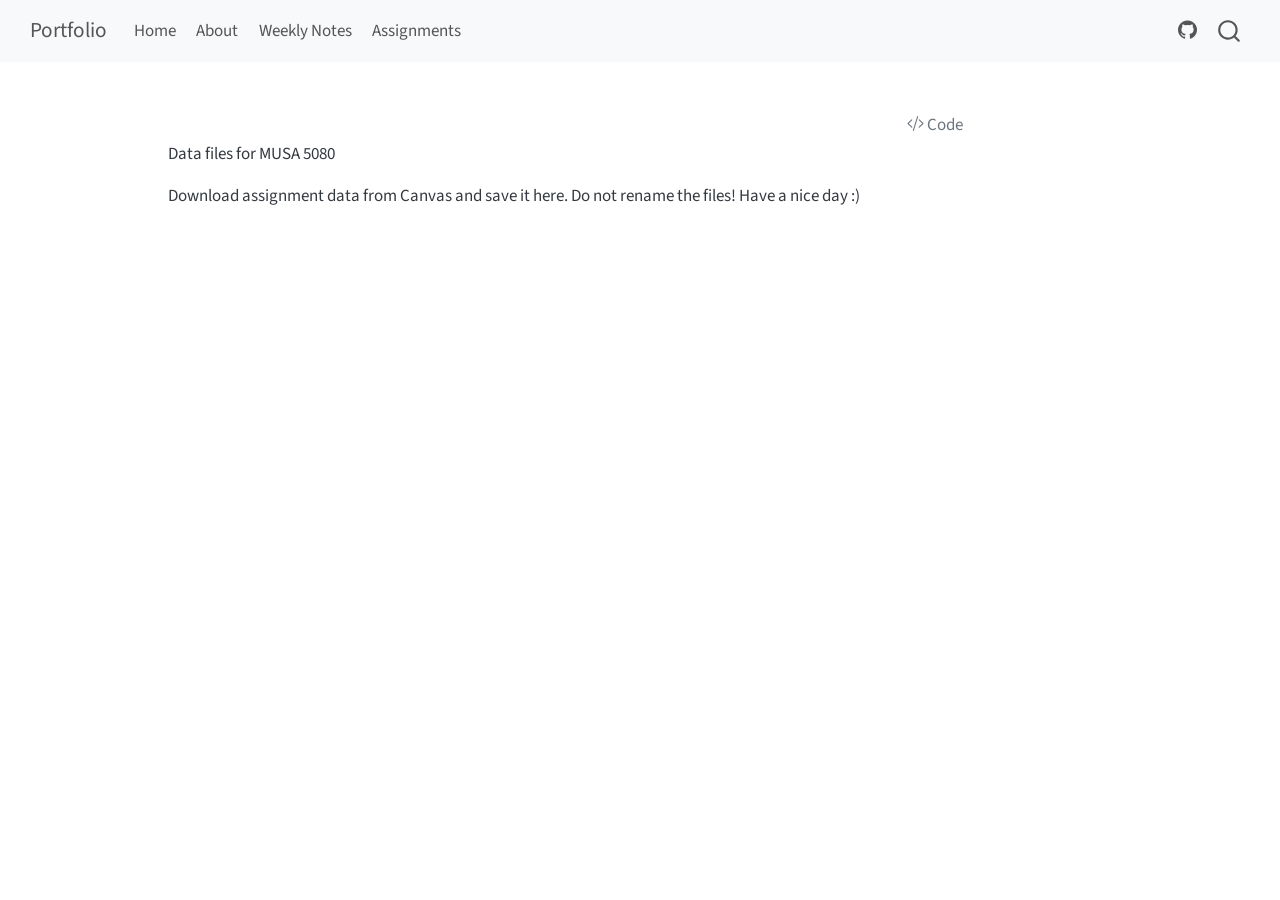
<file: Extra/data/readme.html>
<!DOCTYPE html>
<html xmlns="http://www.w3.org/1999/xhtml" lang="en" xml:lang="en"><head>

<meta charset="utf-8">
<meta name="generator" content="quarto-1.6.42">

<meta name="viewport" content="width=device-width, initial-scale=1.0, user-scalable=yes">


<title>readme – YOUR NAME HERE - MUSA 5080 Portfolio</title>
<style>
code{white-space: pre-wrap;}
span.smallcaps{font-variant: small-caps;}
div.columns{display: flex; gap: min(4vw, 1.5em);}
div.column{flex: auto; overflow-x: auto;}
div.hanging-indent{margin-left: 1.5em; text-indent: -1.5em;}
ul.task-list{list-style: none;}
ul.task-list li input[type="checkbox"] {
  width: 0.8em;
  margin: 0 0.8em 0.2em -1em; /* quarto-specific, see https://github.com/quarto-dev/quarto-cli/issues/4556 */ 
  vertical-align: middle;
}
/* CSS for syntax highlighting */
pre > code.sourceCode { white-space: pre; position: relative; }
pre > code.sourceCode > span { line-height: 1.25; }
pre > code.sourceCode > span:empty { height: 1.2em; }
.sourceCode { overflow: visible; }
code.sourceCode > span { color: inherit; text-decoration: inherit; }
div.sourceCode { margin: 1em 0; }
pre.sourceCode { margin: 0; }
@media screen {
div.sourceCode { overflow: auto; }
}
@media print {
pre > code.sourceCode { white-space: pre-wrap; }
pre > code.sourceCode > span { display: inline-block; text-indent: -5em; padding-left: 5em; }
}
pre.numberSource code
  { counter-reset: source-line 0; }
pre.numberSource code > span
  { position: relative; left: -4em; counter-increment: source-line; }
pre.numberSource code > span > a:first-child::before
  { content: counter(source-line);
    position: relative; left: -1em; text-align: right; vertical-align: baseline;
    border: none; display: inline-block;
    -webkit-touch-callout: none; -webkit-user-select: none;
    -khtml-user-select: none; -moz-user-select: none;
    -ms-user-select: none; user-select: none;
    padding: 0 4px; width: 4em;
  }
pre.numberSource { margin-left: 3em;  padding-left: 4px; }
div.sourceCode
  {   }
@media screen {
pre > code.sourceCode > span > a:first-child::before { text-decoration: underline; }
}
</style>


<script src="../site_libs/quarto-nav/quarto-nav.js"></script>
<script src="../site_libs/quarto-nav/headroom.min.js"></script>
<script src="../site_libs/clipboard/clipboard.min.js"></script>
<script src="../site_libs/quarto-search/autocomplete.umd.js"></script>
<script src="../site_libs/quarto-search/fuse.min.js"></script>
<script src="../site_libs/quarto-search/quarto-search.js"></script>
<meta name="quarto:offset" content="../">
<script src="../site_libs/quarto-html/quarto.js"></script>
<script src="../site_libs/quarto-html/popper.min.js"></script>
<script src="../site_libs/quarto-html/tippy.umd.min.js"></script>
<script src="../site_libs/quarto-html/anchor.min.js"></script>
<link href="../site_libs/quarto-html/tippy.css" rel="stylesheet">
<link href="../site_libs/quarto-html/quarto-syntax-highlighting-2f5df379a58b258e96c21c0638c20c03.css" rel="stylesheet" id="quarto-text-highlighting-styles">
<script src="../site_libs/bootstrap/bootstrap.min.js"></script>
<link href="../site_libs/bootstrap/bootstrap-icons.css" rel="stylesheet">
<link href="../site_libs/bootstrap/bootstrap-6bd9cfa162949bde0a231f530c97869d.min.css" rel="stylesheet" append-hash="true" id="quarto-bootstrap" data-mode="light">
<script id="quarto-search-options" type="application/json">{
  "location": "navbar",
  "copy-button": false,
  "collapse-after": 3,
  "panel-placement": "end",
  "type": "overlay",
  "limit": 50,
  "keyboard-shortcut": [
    "f",
    "/",
    "s"
  ],
  "show-item-context": false,
  "language": {
    "search-no-results-text": "No results",
    "search-matching-documents-text": "matching documents",
    "search-copy-link-title": "Copy link to search",
    "search-hide-matches-text": "Hide additional matches",
    "search-more-match-text": "more match in this document",
    "search-more-matches-text": "more matches in this document",
    "search-clear-button-title": "Clear",
    "search-text-placeholder": "",
    "search-detached-cancel-button-title": "Cancel",
    "search-submit-button-title": "Submit",
    "search-label": "Search"
  }
}</script>


</head>

<body class="nav-fixed">

<div id="quarto-search-results"></div>
  <header id="quarto-header" class="headroom fixed-top">
    <nav class="navbar navbar-expand-lg " data-bs-theme="dark">
      <div class="navbar-container container-fluid">
      <div class="navbar-brand-container mx-auto">
    <a class="navbar-brand" href="../index.html">
    <span class="navbar-title">Portfolio</span>
    </a>
  </div>
            <div id="quarto-search" class="" title="Search"></div>
          <button class="navbar-toggler" type="button" data-bs-toggle="collapse" data-bs-target="#navbarCollapse" aria-controls="navbarCollapse" role="menu" aria-expanded="false" aria-label="Toggle navigation" onclick="if (window.quartoToggleHeadroom) { window.quartoToggleHeadroom(); }">
  <span class="navbar-toggler-icon"></span>
</button>
          <div class="collapse navbar-collapse" id="navbarCollapse">
            <ul class="navbar-nav navbar-nav-scroll me-auto">
  <li class="nav-item">
    <a class="nav-link" href="../index.html"> 
<span class="menu-text">Home</span></a>
  </li>  
  <li class="nav-item">
    <a class="nav-link" href="../about.html"> 
<span class="menu-text">About</span></a>
  </li>  
  <li class="nav-item">
    <a class="nav-link" href="../weekly-notes/index.html"> 
<span class="menu-text">Weekly Notes</span></a>
  </li>  
  <li class="nav-item">
    <a class="nav-link" href="../assignments/index.html"> 
<span class="menu-text">Assignments</span></a>
  </li>  
</ul>
            <ul class="navbar-nav navbar-nav-scroll ms-auto">
  <li class="nav-item compact">
    <a class="nav-link" href="https://github.com/YOUR-USERNAME-HERE/MUSA-5080-portfolio"> <i class="bi bi-github" role="img">
</i> 
<span class="menu-text"></span></a>
  </li>  
</ul>
          </div> <!-- /navcollapse -->
            <div class="quarto-navbar-tools">
</div>
      </div> <!-- /container-fluid -->
    </nav>
</header>
<!-- content -->
<div id="quarto-content" class="quarto-container page-columns page-rows-contents page-layout-article page-navbar">
<!-- sidebar -->
<!-- margin-sidebar -->
    <div id="quarto-margin-sidebar" class="sidebar margin-sidebar zindex-bottom">
        
    </div>
<!-- main -->
<main class="content" id="quarto-document-content"><header id="title-block-header" class="quarto-title-block"><h1 class="title display-7"></h1></header><div class="quarto-title-block"><div class="quarto-title-tools-only"><button type="button" class="btn code-tools-button" id="quarto-code-tools-source"><i class="bi"></i> Code</button></div></div>




<p>Data files for MUSA 5080</p>
<p>Download assignment data from Canvas and save it here. Do not rename the files! Have a nice day :)</p>


<!-- -->


</main> <!-- /main -->
<script id="quarto-html-after-body" type="application/javascript">
window.document.addEventListener("DOMContentLoaded", function (event) {
  const toggleBodyColorMode = (bsSheetEl) => {
    const mode = bsSheetEl.getAttribute("data-mode");
    const bodyEl = window.document.querySelector("body");
    if (mode === "dark") {
      bodyEl.classList.add("quarto-dark");
      bodyEl.classList.remove("quarto-light");
    } else {
      bodyEl.classList.add("quarto-light");
      bodyEl.classList.remove("quarto-dark");
    }
  }
  const toggleBodyColorPrimary = () => {
    const bsSheetEl = window.document.querySelector("link#quarto-bootstrap");
    if (bsSheetEl) {
      toggleBodyColorMode(bsSheetEl);
    }
  }
  toggleBodyColorPrimary();  
  const icon = "";
  const anchorJS = new window.AnchorJS();
  anchorJS.options = {
    placement: 'right',
    icon: icon
  };
  anchorJS.add('.anchored');
  const isCodeAnnotation = (el) => {
    for (const clz of el.classList) {
      if (clz.startsWith('code-annotation-')) {                     
        return true;
      }
    }
    return false;
  }
  const onCopySuccess = function(e) {
    // button target
    const button = e.trigger;
    // don't keep focus
    button.blur();
    // flash "checked"
    button.classList.add('code-copy-button-checked');
    var currentTitle = button.getAttribute("title");
    button.setAttribute("title", "Copied!");
    let tooltip;
    if (window.bootstrap) {
      button.setAttribute("data-bs-toggle", "tooltip");
      button.setAttribute("data-bs-placement", "left");
      button.setAttribute("data-bs-title", "Copied!");
      tooltip = new bootstrap.Tooltip(button, 
        { trigger: "manual", 
          customClass: "code-copy-button-tooltip",
          offset: [0, -8]});
      tooltip.show();    
    }
    setTimeout(function() {
      if (tooltip) {
        tooltip.hide();
        button.removeAttribute("data-bs-title");
        button.removeAttribute("data-bs-toggle");
        button.removeAttribute("data-bs-placement");
      }
      button.setAttribute("title", currentTitle);
      button.classList.remove('code-copy-button-checked');
    }, 1000);
    // clear code selection
    e.clearSelection();
  }
  const getTextToCopy = function(trigger) {
      const codeEl = trigger.previousElementSibling.cloneNode(true);
      for (const childEl of codeEl.children) {
        if (isCodeAnnotation(childEl)) {
          childEl.remove();
        }
      }
      return codeEl.innerText;
  }
  const clipboard = new window.ClipboardJS('.code-copy-button:not([data-in-quarto-modal])', {
    text: getTextToCopy
  });
  clipboard.on('success', onCopySuccess);
  if (window.document.getElementById('quarto-embedded-source-code-modal')) {
    const clipboardModal = new window.ClipboardJS('.code-copy-button[data-in-quarto-modal]', {
      text: getTextToCopy,
      container: window.document.getElementById('quarto-embedded-source-code-modal')
    });
    clipboardModal.on('success', onCopySuccess);
  }
  const viewSource = window.document.getElementById('quarto-view-source') ||
                     window.document.getElementById('quarto-code-tools-source');
  if (viewSource) {
    const sourceUrl = viewSource.getAttribute("data-quarto-source-url");
    viewSource.addEventListener("click", function(e) {
      if (sourceUrl) {
        // rstudio viewer pane
        if (/\bcapabilities=\b/.test(window.location)) {
          window.open(sourceUrl);
        } else {
          window.location.href = sourceUrl;
        }
      } else {
        const modal = new bootstrap.Modal(document.getElementById('quarto-embedded-source-code-modal'));
        modal.show();
      }
      return false;
    });
  }
  function toggleCodeHandler(show) {
    return function(e) {
      const detailsSrc = window.document.querySelectorAll(".cell > details > .sourceCode");
      for (let i=0; i<detailsSrc.length; i++) {
        const details = detailsSrc[i].parentElement;
        if (show) {
          details.open = true;
        } else {
          details.removeAttribute("open");
        }
      }
      const cellCodeDivs = window.document.querySelectorAll(".cell > .sourceCode");
      const fromCls = show ? "hidden" : "unhidden";
      const toCls = show ? "unhidden" : "hidden";
      for (let i=0; i<cellCodeDivs.length; i++) {
        const codeDiv = cellCodeDivs[i];
        if (codeDiv.classList.contains(fromCls)) {
          codeDiv.classList.remove(fromCls);
          codeDiv.classList.add(toCls);
        } 
      }
      return false;
    }
  }
  const hideAllCode = window.document.getElementById("quarto-hide-all-code");
  if (hideAllCode) {
    hideAllCode.addEventListener("click", toggleCodeHandler(false));
  }
  const showAllCode = window.document.getElementById("quarto-show-all-code");
  if (showAllCode) {
    showAllCode.addEventListener("click", toggleCodeHandler(true));
  }
    var localhostRegex = new RegExp(/^(?:http|https):\/\/localhost\:?[0-9]*\//);
    var mailtoRegex = new RegExp(/^mailto:/);
      var filterRegex = new RegExp('/' + window.location.host + '/');
    var isInternal = (href) => {
        return filterRegex.test(href) || localhostRegex.test(href) || mailtoRegex.test(href);
    }
    // Inspect non-navigation links and adorn them if external
 	var links = window.document.querySelectorAll('a[href]:not(.nav-link):not(.navbar-brand):not(.toc-action):not(.sidebar-link):not(.sidebar-item-toggle):not(.pagination-link):not(.no-external):not([aria-hidden]):not(.dropdown-item):not(.quarto-navigation-tool):not(.about-link)');
    for (var i=0; i<links.length; i++) {
      const link = links[i];
      if (!isInternal(link.href)) {
        // undo the damage that might have been done by quarto-nav.js in the case of
        // links that we want to consider external
        if (link.dataset.originalHref !== undefined) {
          link.href = link.dataset.originalHref;
        }
      }
    }
  function tippyHover(el, contentFn, onTriggerFn, onUntriggerFn) {
    const config = {
      allowHTML: true,
      maxWidth: 500,
      delay: 100,
      arrow: false,
      appendTo: function(el) {
          return el.parentElement;
      },
      interactive: true,
      interactiveBorder: 10,
      theme: 'quarto',
      placement: 'bottom-start',
    };
    if (contentFn) {
      config.content = contentFn;
    }
    if (onTriggerFn) {
      config.onTrigger = onTriggerFn;
    }
    if (onUntriggerFn) {
      config.onUntrigger = onUntriggerFn;
    }
    window.tippy(el, config); 
  }
  const noterefs = window.document.querySelectorAll('a[role="doc-noteref"]');
  for (var i=0; i<noterefs.length; i++) {
    const ref = noterefs[i];
    tippyHover(ref, function() {
      // use id or data attribute instead here
      let href = ref.getAttribute('data-footnote-href') || ref.getAttribute('href');
      try { href = new URL(href).hash; } catch {}
      const id = href.replace(/^#\/?/, "");
      const note = window.document.getElementById(id);
      if (note) {
        return note.innerHTML;
      } else {
        return "";
      }
    });
  }
  const xrefs = window.document.querySelectorAll('a.quarto-xref');
  const processXRef = (id, note) => {
    // Strip column container classes
    const stripColumnClz = (el) => {
      el.classList.remove("page-full", "page-columns");
      if (el.children) {
        for (const child of el.children) {
          stripColumnClz(child);
        }
      }
    }
    stripColumnClz(note)
    if (id === null || id.startsWith('sec-')) {
      // Special case sections, only their first couple elements
      const container = document.createElement("div");
      if (note.children && note.children.length > 2) {
        container.appendChild(note.children[0].cloneNode(true));
        for (let i = 1; i < note.children.length; i++) {
          const child = note.children[i];
          if (child.tagName === "P" && child.innerText === "") {
            continue;
          } else {
            container.appendChild(child.cloneNode(true));
            break;
          }
        }
        if (window.Quarto?.typesetMath) {
          window.Quarto.typesetMath(container);
        }
        return container.innerHTML
      } else {
        if (window.Quarto?.typesetMath) {
          window.Quarto.typesetMath(note);
        }
        return note.innerHTML;
      }
    } else {
      // Remove any anchor links if they are present
      const anchorLink = note.querySelector('a.anchorjs-link');
      if (anchorLink) {
        anchorLink.remove();
      }
      if (window.Quarto?.typesetMath) {
        window.Quarto.typesetMath(note);
      }
      if (note.classList.contains("callout")) {
        return note.outerHTML;
      } else {
        return note.innerHTML;
      }
    }
  }
  for (var i=0; i<xrefs.length; i++) {
    const xref = xrefs[i];
    tippyHover(xref, undefined, function(instance) {
      instance.disable();
      let url = xref.getAttribute('href');
      let hash = undefined; 
      if (url.startsWith('#')) {
        hash = url;
      } else {
        try { hash = new URL(url).hash; } catch {}
      }
      if (hash) {
        const id = hash.replace(/^#\/?/, "");
        const note = window.document.getElementById(id);
        if (note !== null) {
          try {
            const html = processXRef(id, note.cloneNode(true));
            instance.setContent(html);
          } finally {
            instance.enable();
            instance.show();
          }
        } else {
          // See if we can fetch this
          fetch(url.split('#')[0])
          .then(res => res.text())
          .then(html => {
            const parser = new DOMParser();
            const htmlDoc = parser.parseFromString(html, "text/html");
            const note = htmlDoc.getElementById(id);
            if (note !== null) {
              const html = processXRef(id, note);
              instance.setContent(html);
            } 
          }).finally(() => {
            instance.enable();
            instance.show();
          });
        }
      } else {
        // See if we can fetch a full url (with no hash to target)
        // This is a special case and we should probably do some content thinning / targeting
        fetch(url)
        .then(res => res.text())
        .then(html => {
          const parser = new DOMParser();
          const htmlDoc = parser.parseFromString(html, "text/html");
          const note = htmlDoc.querySelector('main.content');
          if (note !== null) {
            // This should only happen for chapter cross references
            // (since there is no id in the URL)
            // remove the first header
            if (note.children.length > 0 && note.children[0].tagName === "HEADER") {
              note.children[0].remove();
            }
            const html = processXRef(null, note);
            instance.setContent(html);
          } 
        }).finally(() => {
          instance.enable();
          instance.show();
        });
      }
    }, function(instance) {
    });
  }
      let selectedAnnoteEl;
      const selectorForAnnotation = ( cell, annotation) => {
        let cellAttr = 'data-code-cell="' + cell + '"';
        let lineAttr = 'data-code-annotation="' +  annotation + '"';
        const selector = 'span[' + cellAttr + '][' + lineAttr + ']';
        return selector;
      }
      const selectCodeLines = (annoteEl) => {
        const doc = window.document;
        const targetCell = annoteEl.getAttribute("data-target-cell");
        const targetAnnotation = annoteEl.getAttribute("data-target-annotation");
        const annoteSpan = window.document.querySelector(selectorForAnnotation(targetCell, targetAnnotation));
        const lines = annoteSpan.getAttribute("data-code-lines").split(",");
        const lineIds = lines.map((line) => {
          return targetCell + "-" + line;
        })
        let top = null;
        let height = null;
        let parent = null;
        if (lineIds.length > 0) {
            //compute the position of the single el (top and bottom and make a div)
            const el = window.document.getElementById(lineIds[0]);
            top = el.offsetTop;
            height = el.offsetHeight;
            parent = el.parentElement.parentElement;
          if (lineIds.length > 1) {
            const lastEl = window.document.getElementById(lineIds[lineIds.length - 1]);
            const bottom = lastEl.offsetTop + lastEl.offsetHeight;
            height = bottom - top;
          }
          if (top !== null && height !== null && parent !== null) {
            // cook up a div (if necessary) and position it 
            let div = window.document.getElementById("code-annotation-line-highlight");
            if (div === null) {
              div = window.document.createElement("div");
              div.setAttribute("id", "code-annotation-line-highlight");
              div.style.position = 'absolute';
              parent.appendChild(div);
            }
            div.style.top = top - 2 + "px";
            div.style.height = height + 4 + "px";
            div.style.left = 0;
            let gutterDiv = window.document.getElementById("code-annotation-line-highlight-gutter");
            if (gutterDiv === null) {
              gutterDiv = window.document.createElement("div");
              gutterDiv.setAttribute("id", "code-annotation-line-highlight-gutter");
              gutterDiv.style.position = 'absolute';
              const codeCell = window.document.getElementById(targetCell);
              const gutter = codeCell.querySelector('.code-annotation-gutter');
              gutter.appendChild(gutterDiv);
            }
            gutterDiv.style.top = top - 2 + "px";
            gutterDiv.style.height = height + 4 + "px";
          }
          selectedAnnoteEl = annoteEl;
        }
      };
      const unselectCodeLines = () => {
        const elementsIds = ["code-annotation-line-highlight", "code-annotation-line-highlight-gutter"];
        elementsIds.forEach((elId) => {
          const div = window.document.getElementById(elId);
          if (div) {
            div.remove();
          }
        });
        selectedAnnoteEl = undefined;
      };
        // Handle positioning of the toggle
    window.addEventListener(
      "resize",
      throttle(() => {
        elRect = undefined;
        if (selectedAnnoteEl) {
          selectCodeLines(selectedAnnoteEl);
        }
      }, 10)
    );
    function throttle(fn, ms) {
    let throttle = false;
    let timer;
      return (...args) => {
        if(!throttle) { // first call gets through
            fn.apply(this, args);
            throttle = true;
        } else { // all the others get throttled
            if(timer) clearTimeout(timer); // cancel #2
            timer = setTimeout(() => {
              fn.apply(this, args);
              timer = throttle = false;
            }, ms);
        }
      };
    }
      // Attach click handler to the DT
      const annoteDls = window.document.querySelectorAll('dt[data-target-cell]');
      for (const annoteDlNode of annoteDls) {
        annoteDlNode.addEventListener('click', (event) => {
          const clickedEl = event.target;
          if (clickedEl !== selectedAnnoteEl) {
            unselectCodeLines();
            const activeEl = window.document.querySelector('dt[data-target-cell].code-annotation-active');
            if (activeEl) {
              activeEl.classList.remove('code-annotation-active');
            }
            selectCodeLines(clickedEl);
            clickedEl.classList.add('code-annotation-active');
          } else {
            // Unselect the line
            unselectCodeLines();
            clickedEl.classList.remove('code-annotation-active');
          }
        });
      }
  const findCites = (el) => {
    const parentEl = el.parentElement;
    if (parentEl) {
      const cites = parentEl.dataset.cites;
      if (cites) {
        return {
          el,
          cites: cites.split(' ')
        };
      } else {
        return findCites(el.parentElement)
      }
    } else {
      return undefined;
    }
  };
  var bibliorefs = window.document.querySelectorAll('a[role="doc-biblioref"]');
  for (var i=0; i<bibliorefs.length; i++) {
    const ref = bibliorefs[i];
    const citeInfo = findCites(ref);
    if (citeInfo) {
      tippyHover(citeInfo.el, function() {
        var popup = window.document.createElement('div');
        citeInfo.cites.forEach(function(cite) {
          var citeDiv = window.document.createElement('div');
          citeDiv.classList.add('hanging-indent');
          citeDiv.classList.add('csl-entry');
          var biblioDiv = window.document.getElementById('ref-' + cite);
          if (biblioDiv) {
            citeDiv.innerHTML = biblioDiv.innerHTML;
          }
          popup.appendChild(citeDiv);
        });
        return popup.innerHTML;
      });
    }
  }
});
</script><div class="modal fade" id="quarto-embedded-source-code-modal" tabindex="-1" aria-labelledby="quarto-embedded-source-code-modal-label" aria-hidden="true"><div class="modal-dialog modal-dialog-scrollable"><div class="modal-content"><div class="modal-header"><h5 class="modal-title" id="quarto-embedded-source-code-modal-label">Source Code</h5><button class="btn-close" data-bs-dismiss="modal"></button></div><div class="modal-body"><div class="">
<div class="sourceCode" id="cb1" data-shortcodes="false"><pre class="sourceCode markdown code-with-copy"><code class="sourceCode markdown"><span id="cb1-1"><a href="#cb1-1" aria-hidden="true" tabindex="-1"></a>Data files for MUSA 5080</span>
<span id="cb1-2"><a href="#cb1-2" aria-hidden="true" tabindex="-1"></a></span>
<span id="cb1-3"><a href="#cb1-3" aria-hidden="true" tabindex="-1"></a>Download assignment data from Canvas and save it here.</span>
<span id="cb1-4"><a href="#cb1-4" aria-hidden="true" tabindex="-1"></a>Do not rename the files!</span>
<span id="cb1-5"><a href="#cb1-5" aria-hidden="true" tabindex="-1"></a>Have a nice day :)</span></code><button title="Copy to Clipboard" class="code-copy-button" data-in-quarto-modal=""><i class="bi"></i></button></pre></div>
</div></div></div></div></div>
</div> <!-- /content -->




</body></html>
</file>
<file: docs/site_libs/quarto-html/tippy.css>
.tippy-box[data-animation=fade][data-state=hidden]{opacity:0}[data-tippy-root]{max-width:calc(100vw - 10px)}.tippy-box{position:relative;background-color:#333;color:#fff;border-radius:4px;font-size:14px;line-height:1.4;white-space:normal;outline:0;transition-property:transform,visibility,opacity}.tippy-box[data-placement^=top]>.tippy-arrow{bottom:0}.tippy-box[data-placement^=top]>.tippy-arrow:before{bottom:-7px;left:0;border-width:8px 8px 0;border-top-color:initial;transform-origin:center top}.tippy-box[data-placement^=bottom]>.tippy-arrow{top:0}.tippy-box[data-placement^=bottom]>.tippy-arrow:before{top:-7px;left:0;border-width:0 8px 8px;border-bottom-color:initial;transform-origin:center bottom}.tippy-box[data-placement^=left]>.tippy-arrow{right:0}.tippy-box[data-placement^=left]>.tippy-arrow:before{border-width:8px 0 8px 8px;border-left-color:initial;right:-7px;transform-origin:center left}.tippy-box[data-placement^=right]>.tippy-arrow{left:0}.tippy-box[data-placement^=right]>.tippy-arrow:before{left:-7px;border-width:8px 8px 8px 0;border-right-color:initial;transform-origin:center right}.tippy-box[data-inertia][data-state=visible]{transition-timing-function:cubic-bezier(.54,1.5,.38,1.11)}.tippy-arrow{width:16px;height:16px;color:#333}.tippy-arrow:before{content:"";position:absolute;border-color:transparent;border-style:solid}.tippy-content{position:relative;padding:5px 9px;z-index:1}
</file>
<file: docs/site_libs/quarto-html/quarto-syntax-highlighting-2f5df379a58b258e96c21c0638c20c03.css>
/* quarto syntax highlight colors */
:root {
  --quarto-hl-ot-color: #003B4F;
  --quarto-hl-at-color: #657422;
  --quarto-hl-ss-color: #20794D;
  --quarto-hl-an-color: #5E5E5E;
  --quarto-hl-fu-color: #4758AB;
  --quarto-hl-st-color: #20794D;
  --quarto-hl-cf-color: #003B4F;
  --quarto-hl-op-color: #5E5E5E;
  --quarto-hl-er-color: #AD0000;
  --quarto-hl-bn-color: #AD0000;
  --quarto-hl-al-color: #AD0000;
  --quarto-hl-va-color: #111111;
  --quarto-hl-bu-color: inherit;
  --quarto-hl-ex-color: inherit;
  --quarto-hl-pp-color: #AD0000;
  --quarto-hl-in-color: #5E5E5E;
  --quarto-hl-vs-color: #20794D;
  --quarto-hl-wa-color: #5E5E5E;
  --quarto-hl-do-color: #5E5E5E;
  --quarto-hl-im-color: #00769E;
  --quarto-hl-ch-color: #20794D;
  --quarto-hl-dt-color: #AD0000;
  --quarto-hl-fl-color: #AD0000;
  --quarto-hl-co-color: #5E5E5E;
  --quarto-hl-cv-color: #5E5E5E;
  --quarto-hl-cn-color: #8f5902;
  --quarto-hl-sc-color: #5E5E5E;
  --quarto-hl-dv-color: #AD0000;
  --quarto-hl-kw-color: #003B4F;
}

/* other quarto variables */
:root {
  --quarto-font-monospace: SFMono-Regular, Menlo, Monaco, Consolas, "Liberation Mono", "Courier New", monospace;
}

pre > code.sourceCode > span {
  color: #003B4F;
}

code span {
  color: #003B4F;
}

code.sourceCode > span {
  color: #003B4F;
}

div.sourceCode,
div.sourceCode pre.sourceCode {
  color: #003B4F;
}

code span.ot {
  color: #003B4F;
  font-style: inherit;
}

code span.at {
  color: #657422;
  font-style: inherit;
}

code span.ss {
  color: #20794D;
  font-style: inherit;
}

code span.an {
  color: #5E5E5E;
  font-style: inherit;
}

code span.fu {
  color: #4758AB;
  font-style: inherit;
}

code span.st {
  color: #20794D;
  font-style: inherit;
}

code span.cf {
  color: #003B4F;
  font-weight: bold;
  font-style: inherit;
}

code span.op {
  color: #5E5E5E;
  font-style: inherit;
}

code span.er {
  color: #AD0000;
  font-style: inherit;
}

code span.bn {
  color: #AD0000;
  font-style: inherit;
}

code span.al {
  color: #AD0000;
  font-style: inherit;
}

code span.va {
  color: #111111;
  font-style: inherit;
}

code span.bu {
  font-style: inherit;
}

code span.ex {
  font-style: inherit;
}

code span.pp {
  color: #AD0000;
  font-style: inherit;
}

code span.in {
  color: #5E5E5E;
  font-style: inherit;
}

code span.vs {
  color: #20794D;
  font-style: inherit;
}

code span.wa {
  color: #5E5E5E;
  font-style: italic;
}

code span.do {
  color: #5E5E5E;
  font-style: italic;
}

code span.im {
  color: #00769E;
  font-style: inherit;
}

code span.ch {
  color: #20794D;
  font-style: inherit;
}

code span.dt {
  color: #AD0000;
  font-style: inherit;
}

code span.fl {
  color: #AD0000;
  font-style: inherit;
}

code span.co {
  color: #5E5E5E;
  font-style: inherit;
}

code span.cv {
  color: #5E5E5E;
  font-style: italic;
}

code span.cn {
  color: #8f5902;
  font-style: inherit;
}

code span.sc {
  color: #5E5E5E;
  font-style: inherit;
}

code span.dv {
  color: #AD0000;
  font-style: inherit;
}

code span.kw {
  color: #003B4F;
  font-weight: bold;
  font-style: inherit;
}

.prevent-inlining {
  content: "</";
}

/*# sourceMappingURL=35eb38a806ee71ea6d2563be2308c832.css.map */
</file>
<file: docs/styles.css>
.portfolio-card {
  position: relative;
  aspect-ratio: 1 / 1;
  overflow: hidden;
  margin-bottom: 20px;
  border-radius: 5px;
}

/* Image fills the entire square */
.portfolio-card .tile-image {
  width: 100%;
  height: 100%;
  object-fit: cover;
  display: block;
}

/* Overlay initially hidden */
.portfolio-card .tile-overlay {
  position: absolute;
  inset: 0;
  background: rgba(0, 0, 0, 0.7);
  color: white;
  display: flex;
  flex-direction: column;
  justify-content: center;
  align-items: center;
  text-align: center;
  padding: 25px;
  opacity: 0;
  transition: opacity 0.3s ease;
  z-index: 1;
}

/* Show overlay on hover */
.portfolio-card:hover .tile-overlay {
  opacity: 1;
}

/* Overlay text styling */
.portfolio-card .tile-overlay h2 {
  color: white;
  font-size: 1.5rem;
}

.portfolio-card .tile-overlay p {
  color: white;
}

.portfolio-card .tile-overlay a {
  color: white;
  text-decoration: underline;
}

/* Make the entire square clickable */
.portfolio-card .stretched-link::after {
  content: "";
  position: absolute;
  inset: 0;
  z-index: 2;
}
</file>
<file: Extra/site_libs/quarto-html/tippy.css>
.tippy-box[data-animation=fade][data-state=hidden]{opacity:0}[data-tippy-root]{max-width:calc(100vw - 10px)}.tippy-box{position:relative;background-color:#333;color:#fff;border-radius:4px;font-size:14px;line-height:1.4;white-space:normal;outline:0;transition-property:transform,visibility,opacity}.tippy-box[data-placement^=top]>.tippy-arrow{bottom:0}.tippy-box[data-placement^=top]>.tippy-arrow:before{bottom:-7px;left:0;border-width:8px 8px 0;border-top-color:initial;transform-origin:center top}.tippy-box[data-placement^=bottom]>.tippy-arrow{top:0}.tippy-box[data-placement^=bottom]>.tippy-arrow:before{top:-7px;left:0;border-width:0 8px 8px;border-bottom-color:initial;transform-origin:center bottom}.tippy-box[data-placement^=left]>.tippy-arrow{right:0}.tippy-box[data-placement^=left]>.tippy-arrow:before{border-width:8px 0 8px 8px;border-left-color:initial;right:-7px;transform-origin:center left}.tippy-box[data-placement^=right]>.tippy-arrow{left:0}.tippy-box[data-placement^=right]>.tippy-arrow:before{left:-7px;border-width:8px 8px 8px 0;border-right-color:initial;transform-origin:center right}.tippy-box[data-inertia][data-state=visible]{transition-timing-function:cubic-bezier(.54,1.5,.38,1.11)}.tippy-arrow{width:16px;height:16px;color:#333}.tippy-arrow:before{content:"";position:absolute;border-color:transparent;border-style:solid}.tippy-content{position:relative;padding:5px 9px;z-index:1}
</file>
<file: Extra/site_libs/quarto-html/quarto-syntax-highlighting-2f5df379a58b258e96c21c0638c20c03.css>
/* quarto syntax highlight colors */
:root {
  --quarto-hl-ot-color: #003B4F;
  --quarto-hl-at-color: #657422;
  --quarto-hl-ss-color: #20794D;
  --quarto-hl-an-color: #5E5E5E;
  --quarto-hl-fu-color: #4758AB;
  --quarto-hl-st-color: #20794D;
  --quarto-hl-cf-color: #003B4F;
  --quarto-hl-op-color: #5E5E5E;
  --quarto-hl-er-color: #AD0000;
  --quarto-hl-bn-color: #AD0000;
  --quarto-hl-al-color: #AD0000;
  --quarto-hl-va-color: #111111;
  --quarto-hl-bu-color: inherit;
  --quarto-hl-ex-color: inherit;
  --quarto-hl-pp-color: #AD0000;
  --quarto-hl-in-color: #5E5E5E;
  --quarto-hl-vs-color: #20794D;
  --quarto-hl-wa-color: #5E5E5E;
  --quarto-hl-do-color: #5E5E5E;
  --quarto-hl-im-color: #00769E;
  --quarto-hl-ch-color: #20794D;
  --quarto-hl-dt-color: #AD0000;
  --quarto-hl-fl-color: #AD0000;
  --quarto-hl-co-color: #5E5E5E;
  --quarto-hl-cv-color: #5E5E5E;
  --quarto-hl-cn-color: #8f5902;
  --quarto-hl-sc-color: #5E5E5E;
  --quarto-hl-dv-color: #AD0000;
  --quarto-hl-kw-color: #003B4F;
}

/* other quarto variables */
:root {
  --quarto-font-monospace: SFMono-Regular, Menlo, Monaco, Consolas, "Liberation Mono", "Courier New", monospace;
}

pre > code.sourceCode > span {
  color: #003B4F;
}

code span {
  color: #003B4F;
}

code.sourceCode > span {
  color: #003B4F;
}

div.sourceCode,
div.sourceCode pre.sourceCode {
  color: #003B4F;
}

code span.ot {
  color: #003B4F;
  font-style: inherit;
}

code span.at {
  color: #657422;
  font-style: inherit;
}

code span.ss {
  color: #20794D;
  font-style: inherit;
}

code span.an {
  color: #5E5E5E;
  font-style: inherit;
}

code span.fu {
  color: #4758AB;
  font-style: inherit;
}

code span.st {
  color: #20794D;
  font-style: inherit;
}

code span.cf {
  color: #003B4F;
  font-weight: bold;
  font-style: inherit;
}

code span.op {
  color: #5E5E5E;
  font-style: inherit;
}

code span.er {
  color: #AD0000;
  font-style: inherit;
}

code span.bn {
  color: #AD0000;
  font-style: inherit;
}

code span.al {
  color: #AD0000;
  font-style: inherit;
}

code span.va {
  color: #111111;
  font-style: inherit;
}

code span.bu {
  font-style: inherit;
}

code span.ex {
  font-style: inherit;
}

code span.pp {
  color: #AD0000;
  font-style: inherit;
}

code span.in {
  color: #5E5E5E;
  font-style: inherit;
}

code span.vs {
  color: #20794D;
  font-style: inherit;
}

code span.wa {
  color: #5E5E5E;
  font-style: italic;
}

code span.do {
  color: #5E5E5E;
  font-style: italic;
}

code span.im {
  color: #00769E;
  font-style: inherit;
}

code span.ch {
  color: #20794D;
  font-style: inherit;
}

code span.dt {
  color: #AD0000;
  font-style: inherit;
}

code span.fl {
  color: #AD0000;
  font-style: inherit;
}

code span.co {
  color: #5E5E5E;
  font-style: inherit;
}

code span.cv {
  color: #5E5E5E;
  font-style: italic;
}

code span.cn {
  color: #8f5902;
  font-style: inherit;
}

code span.sc {
  color: #5E5E5E;
  font-style: inherit;
}

code span.dv {
  color: #AD0000;
  font-style: inherit;
}

code span.kw {
  color: #003B4F;
  font-weight: bold;
  font-style: inherit;
}

.prevent-inlining {
  content: "</";
}

/*# sourceMappingURL=35eb38a806ee71ea6d2563be2308c832.css.map */
</file>
